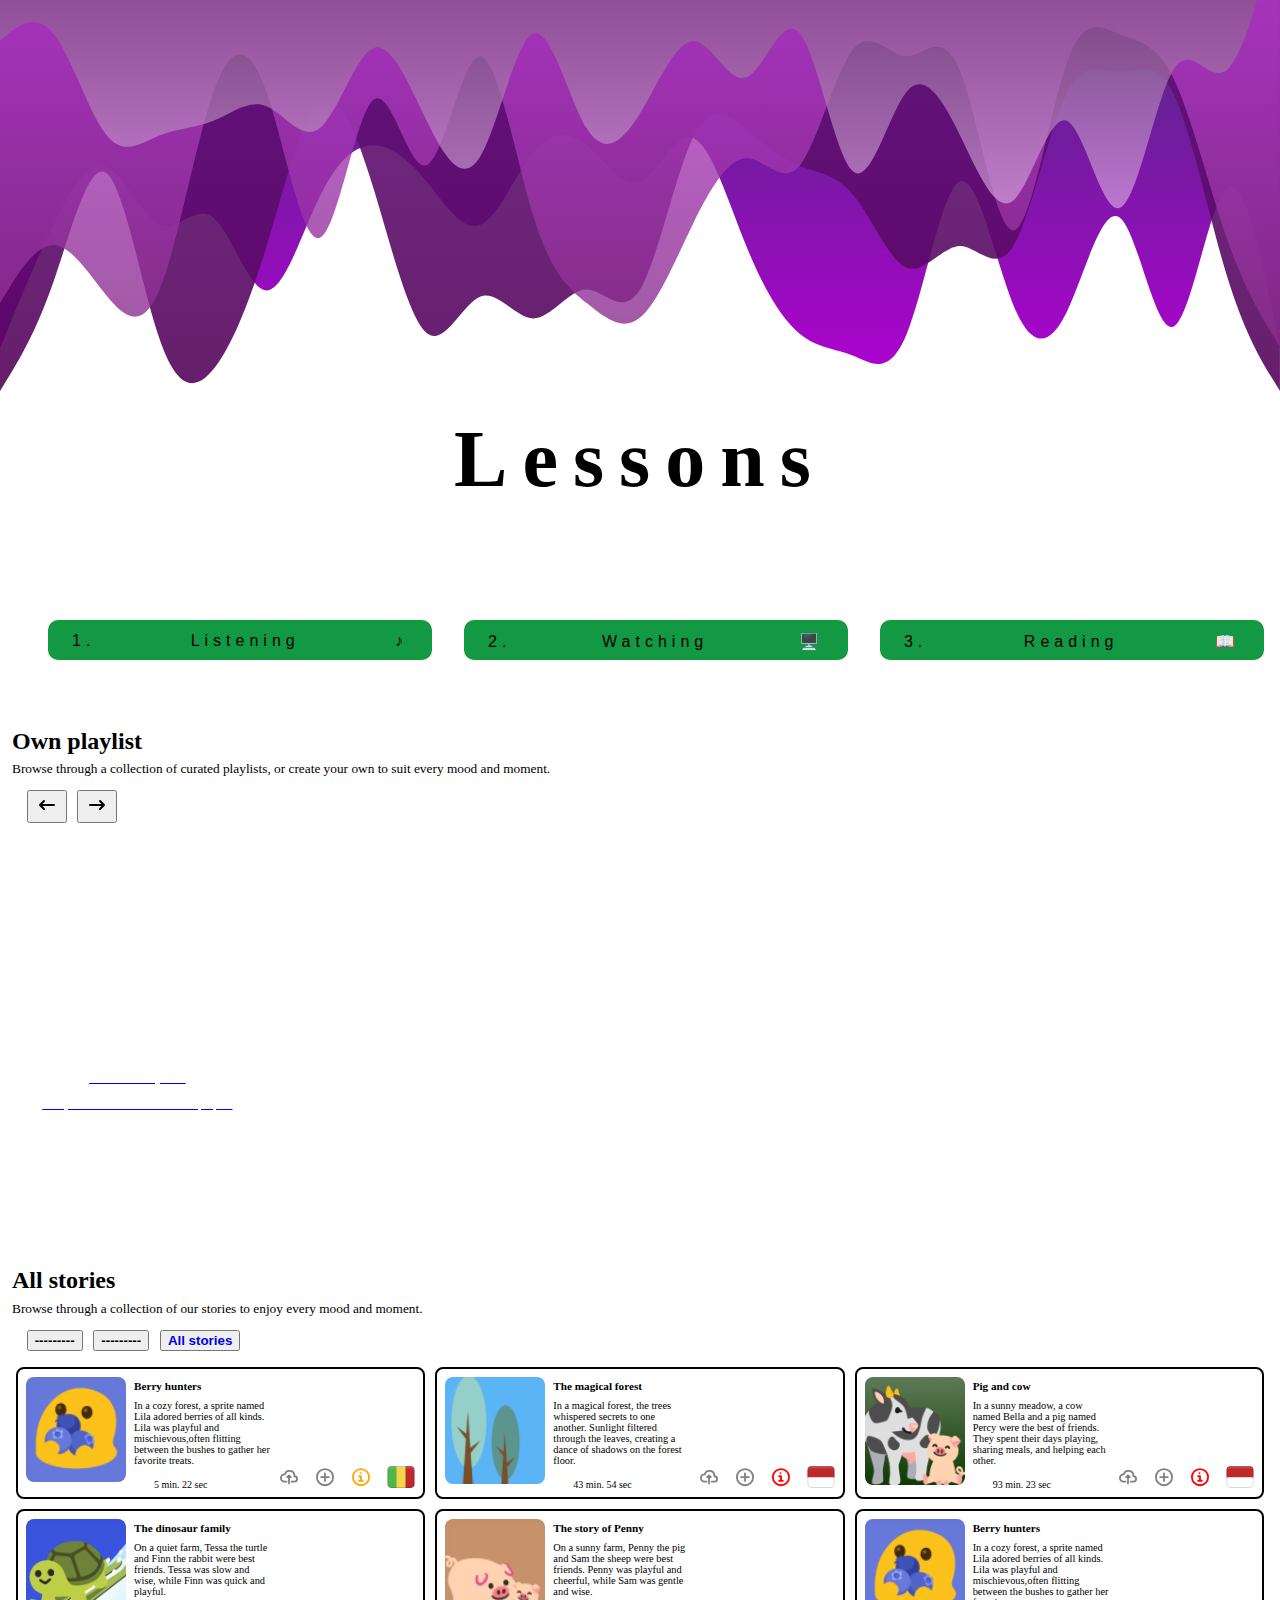
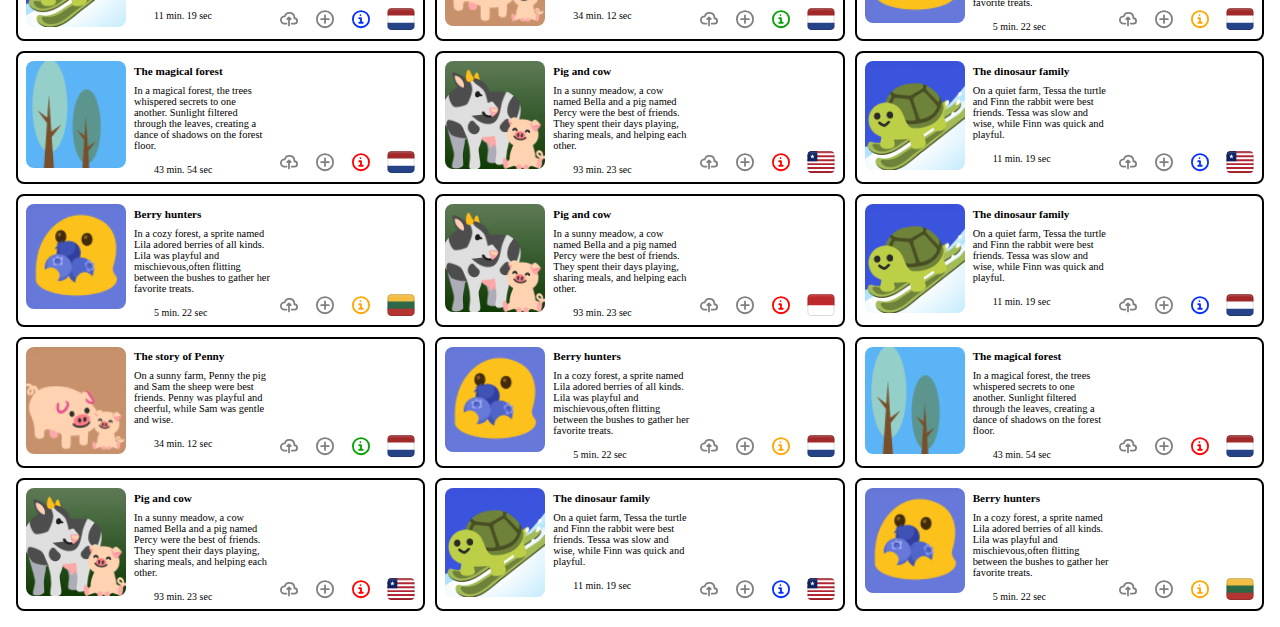
<file: index.html>
<!DOCTYPE html>
<html lang="en">

<head>
    <meta charset="UTF-8">
    <meta name="viewport" content="width=device-width, initial-scale=1.0">
    <title>lessons</title>
    <link rel="icon" href="./assets/mouse.png" type="image/png">
    <link rel="stylesheet" href="https://kitkatisvibing.github.io/look-and-feel-styleguide/tumimundo.css">
    <link rel="stylesheet" href="./css/lessons.css">
    <link rel="stylesheet" href="./css/form.css">

</head>

<body>
    <svg id="wave" style="transform:rotate(180deg); transition: 0.3s" viewBox="0 0 1440 490" version="1.1"
        xmlns="http://www.w3.org/2000/svg">
        <defs>
            <linearGradient id="sw-gradient-0" x1="0" x2="0" y1="1" y2="0">
                <stop stop-color="rgba(77.774, 44.483, 130.097, 1)" offset="0%"></stop>
                <stop stop-color="rgba(170.688, 2.969, 205.231, 1)" offset="100%"></stop>
            </linearGradient>
        </defs>
        <path style="transform:translate(0, 0px); opacity:1" fill="url(#sw-gradient-0)"
            d="M0,98L10,147C20,196,40,294,60,277.7C80,261,100,131,120,122.5C140,114,160,229,180,245C200,261,220,180,240,138.8C260,98,280,98,300,147C320,196,340,294,360,285.8C380,278,400,163,420,114.3C440,65,460,82,480,89.8C500,98,520,98,540,114.3C560,131,580,163,600,212.3C620,261,640,327,660,334.8C680,343,700,294,720,285.8C740,278,760,310,780,326.7C800,343,820,343,840,318.5C860,294,880,245,900,236.8C920,229,940,261,960,285.8C980,310,1000,327,1020,326.7C1040,327,1060,310,1080,269.5C1100,229,1120,163,1140,163.3C1160,163,1180,229,1200,245C1220,261,1240,229,1260,236.8C1280,245,1300,294,1320,302.2C1340,310,1360,278,1380,236.8C1400,196,1420,147,1430,122.5L1440,98L1440,490L1430,490C1420,490,1400,490,1380,490C1360,490,1340,490,1320,490C1300,490,1280,490,1260,490C1240,490,1220,490,1200,490C1180,490,1160,490,1140,490C1120,490,1100,490,1080,490C1060,490,1040,490,1020,490C1000,490,980,490,960,490C940,490,920,490,900,490C880,490,860,490,840,490C820,490,800,490,780,490C760,490,740,490,720,490C700,490,680,490,660,490C640,490,620,490,600,490C580,490,560,490,540,490C520,490,500,490,480,490C460,490,440,490,420,490C400,490,380,490,360,490C340,490,320,490,300,490C280,490,260,490,240,490C220,490,200,490,180,490C160,490,140,490,120,490C100,490,80,490,60,490C40,490,20,490,10,490L0,490Z">
        </path>
        <defs>
            <linearGradient id="sw-gradient-1" x1="0" x2="0" y1="1" y2="0">
                <stop stop-color="rgba(100.595, 20.953, 125.543, 1)" offset="0%"></stop>
                <stop stop-color="rgba(85.448, 5.45, 91.392, 1)" offset="100%"></stop>
            </linearGradient>
        </defs>
        <path style="transform:translate(0, 50px); opacity:0.9" fill="url(#sw-gradient-1)"
            d="M0,0L10,16.3C20,33,40,65,60,130.7C80,196,100,294,120,334.8C140,376,160,359,180,359.3C200,359,220,376,240,334.8C260,294,280,196,300,163.3C320,131,340,163,360,163.3C380,163,400,131,420,138.8C440,147,460,196,480,220.5C500,245,520,245,540,253.2C560,261,580,278,600,294C620,310,640,327,660,285.8C680,245,700,147,720,114.3C740,82,760,114,780,114.3C800,114,820,82,840,81.7C860,82,880,114,900,106.2C920,98,940,49,960,65.3C980,82,1000,163,1020,228.7C1040,294,1060,343,1080,326.7C1100,310,1120,229,1140,163.3C1160,98,1180,49,1200,24.5C1220,0,1240,0,1260,57.2C1280,114,1300,229,1320,245C1340,261,1360,180,1380,122.5C1400,65,1420,33,1430,16.3L1440,0L1440,490L1430,490C1420,490,1400,490,1380,490C1360,490,1340,490,1320,490C1300,490,1280,490,1260,490C1240,490,1220,490,1200,490C1180,490,1160,490,1140,490C1120,490,1100,490,1080,490C1060,490,1040,490,1020,490C1000,490,980,490,960,490C940,490,920,490,900,490C880,490,860,490,840,490C820,490,800,490,780,490C760,490,740,490,720,490C700,490,680,490,660,490C640,490,620,490,600,490C580,490,560,490,540,490C520,490,500,490,480,490C460,490,440,490,420,490C400,490,380,490,360,490C340,490,320,490,300,490C280,490,260,490,240,490C220,490,200,490,180,490C160,490,140,490,120,490C100,490,80,490,60,490C40,490,20,490,10,490L0,490Z">
        </path>
        <defs>
            <linearGradient id="sw-gradient-2" x1="0" x2="0" y1="1" y2="0">
                <stop stop-color="rgba(193.966, 61.887, 221.168, 1)" offset="0%"></stop>
                <stop stop-color="rgba(135.999, 48.383, 139.204, 1)" offset="100%"></stop>
            </linearGradient>
        </defs>
        <path style="transform:translate(0, 100px); opacity:0.8" fill="url(#sw-gradient-2)"
            d="M0,0L10,16.3C20,33,40,65,60,122.5C80,180,100,261,120,302.2C140,343,160,343,180,351.2C200,359,220,376,240,318.5C260,261,280,131,300,130.7C320,131,340,261,360,310.3C380,359,400,327,420,326.7C440,327,460,359,480,334.8C500,310,520,229,540,204.2C560,180,580,212,600,212.3C620,212,640,180,660,138.8C680,98,700,49,720,32.7C740,16,760,33,780,49C800,65,820,82,840,147C860,212,880,327,900,326.7C920,327,940,212,960,204.2C980,196,1000,294,1020,277.7C1040,261,1060,131,1080,122.5C1100,114,1120,229,1140,285.8C1160,343,1180,343,1200,285.8C1220,229,1240,114,1260,65.3C1280,16,1300,33,1320,57.2C1340,82,1360,114,1380,114.3C1400,114,1420,82,1430,65.3L1440,49L1440,490L1430,490C1420,490,1400,490,1380,490C1360,490,1340,490,1320,490C1300,490,1280,490,1260,490C1240,490,1220,490,1200,490C1180,490,1160,490,1140,490C1120,490,1100,490,1080,490C1060,490,1040,490,1020,490C1000,490,980,490,960,490C940,490,920,490,900,490C880,490,860,490,840,490C820,490,800,490,780,490C760,490,740,490,720,490C700,490,680,490,660,490C640,490,620,490,600,490C580,490,560,490,540,490C520,490,500,490,480,490C460,490,440,490,420,490C400,490,380,490,360,490C340,490,320,490,300,490C280,490,260,490,240,490C220,490,200,490,180,490C160,490,140,490,120,490C100,490,80,490,60,490C40,490,20,490,10,490L0,490Z">
        </path>
        <defs>
            <linearGradient id="sw-gradient-3" x1="0" x2="0" y1="1" y2="0">
                <stop stop-color="rgba(84.561, 45.622, 81.978, 1)" offset="0%"></stop>
                <stop stop-color="rgba(214.218, 159.975, 223.445, 1)" offset="100%"></stop>
            </linearGradient>
        </defs>
        <path style="transform:translate(0, 150px); opacity:0.7" fill="url(#sw-gradient-3)"
            d="M0,441L10,400.2C20,359,40,278,60,261.3C80,245,100,294,120,261.3C140,229,160,114,180,106.2C200,98,220,196,240,204.2C260,212,280,131,300,114.3C320,98,340,147,360,187.8C380,229,400,261,420,236.8C440,212,460,131,480,147C500,163,520,278,540,302.2C560,327,580,261,600,253.2C620,245,640,294,660,294C680,294,700,245,720,212.3C740,180,760,163,780,196C800,229,820,310,840,302.2C860,294,880,196,900,163.3C920,131,940,163,960,204.2C980,245,1000,294,1020,285.8C1040,278,1060,212,1080,196C1100,180,1120,212,1140,220.5C1160,229,1180,212,1200,204.2C1220,196,1240,196,1260,187.8C1280,180,1300,163,1320,187.8C1340,212,1360,278,1380,302.2C1400,327,1420,310,1430,302.2L1440,294L1440,490L1430,490C1420,490,1400,490,1380,490C1360,490,1340,490,1320,490C1300,490,1280,490,1260,490C1240,490,1220,490,1200,490C1180,490,1160,490,1140,490C1120,490,1100,490,1080,490C1060,490,1040,490,1020,490C1000,490,980,490,960,490C940,490,920,490,900,490C880,490,860,490,840,490C820,490,800,490,780,490C760,490,740,490,720,490C700,490,680,490,660,490C640,490,620,490,600,490C580,490,560,490,540,490C520,490,500,490,480,490C460,490,440,490,420,490C400,490,380,490,360,490C340,490,320,490,300,490C280,490,260,490,240,490C220,490,200,490,180,490C160,490,140,490,120,490C100,490,80,490,60,490C40,490,20,490,10,490L0,490Z">
        </path>
    </svg>

    <!-- Header met titel en buttons -->

    <header>
        <h1 class="page-title">Lessons</h1>
        <div class="header-buttons">
            <button type="button" class="header-button" aria-label="Start listening straight away">1. Listening
                ♪</button>
            <button type="button" class="header-button" aria-label="Start watching straight away">2. Watching
                🖥️</button>
            <button type="button" class="header-button" aria-label="Start reading straight away">3. Reading 📖</button>
        </div>
    </header>

    <!-- De playlist cards en de card met add new playlist -->

    <main>
        <h2 class="title-playlist-article">Own playlist</h2>
        <p class="sub-text-title">Browse through a collection of curated playlists, or create your own to suit every mood and moment.</p>

        <button type="button" aria-label="scroll all the way left" name="scroll left button" id="scroll-button-left"><svg class="w-6 h-6 text-gray-800 dark:text-white" aria-hidden="true" xmlns="http://www.w3.org/2000/svg" width="24" height="24" fill="none" viewBox="0 0 24 24">
            <path stroke="currentColor" stroke-linecap="round" stroke-linejoin="round" stroke-width="2" d="M5 12h14M5 12l4-4m-4 4 4 4"/>
          </svg>

          </button>
        <button type="button" aria-label="scroll all the way right" name="scroll right button" id="scroll-button-right"><svg class="w-6 h-6 text-gray-800 dark:text-white" aria-hidden="true" xmlns="http://www.w3.org/2000/svg" width="24" height="24" fill="none" viewBox="0 0 24 24">
            <path stroke="currentColor" stroke-linecap="round" stroke-linejoin="round" stroke-width="2" d="M19 12H5m14 0-4 4m4-4-4-4"/>
        </svg>
</button>

        <article class="playlist-section">
            <h2 hidden>Playlist cards</h2>

            <!-- popup -->

            <section popover id="form-popup" class="popover-section">
                <button id="close-dropdown-button" class="dropdown-button" name="close-form-button" aria-label="close the playlist form"><svg class="w-6 h-6 text-gray-800 dark:text-white" aria-hidden="true" xmlns="http://www.w3.org/2000/svg" width="24" height="24" fill="none" viewBox="0 0 24 24">
                    <path stroke="currentColor" stroke-linecap="round" stroke-linejoin="round" stroke-width="2" d="M6 18 17.94 6M18 18 6.06 6"/>
                  </svg>                  
                </button>


                <div class="position-class">
                    <form id="add-playlist-form">

                        <label for="text-input">Add playlist title</label>
                        <input type="text" id="title-input" class="title-validation" placeholder="Insert playlist title" required>

                        <label for="image-upload">Add playlist cover</label>
                        <input type="file" id="image-upload" accept="image/png, image/jpg" class="image-validation" required>

                        
                        <button id="add-card-button" type="submit" >Make playlist</button>
                    </form>
                </div>
            </section>






            <!-- Card voor het maken van een nieuwe playlist -->



            <button id="open-dropdown-button" class="make-playlist-button-card">
                <svg class="w-6 h-6 text-gray-800 dark:text-white" aria-hidden="true" xmlns="http://www.w3.org/2000/svg"
                    width="150" height="150" fill="none" viewBox="0 0 24 24">
                    <path stroke="currentColor" stroke-linecap="round" stroke-linejoin="round" stroke-width="2"
                        d="M5 12h14m-7 7V5">
                    </path>
                </svg>
                <a href="#" role="button" id="addSectionButton" aria-label="Make a new playlist">
                    <h3 class="make-playlist-card-header">Make a Playlist!</h3>
                    <p class="make-playlist-card-paragraph">Add your favorite stories in one playlist</p>
                </a>
            </button>



            

            
            <!-- Penguins adventuring in the Arctic -->

            <section class="playlist-card-section">
                <figure class="card-image-figure">
                    <img class="playlist-image-cover" src="./assets/coverart-6.png"
                        alt="Cover art of penguins adventuring in the Arctic ice">
                </figure>
                <h3 class="title-playlist-card-section">Penguins adventuring in the Arctic</h3>
                <a href="#" class="playlist-play-button" role="button"
                    aria-label="Start the playlist Penguins adventuring in the Arctic">
                    <span class="play-icon">▶</span>
                    <span class="play-time">67 min. 30 sec</span>
                </a>
                <span class="add-date-playlist">23/4/24</span>

            </section>

            <!-- Best friends forever, cow and pig complete -->

            <section class="playlist-card-section">
                <figure class="card-image-figure">
                    <img class="playlist-image-cover" src="./assets/coverart-1.png"
                        alt="Cover art of a cow and a pig, best friends forever">
                </figure>
                <h3 class="title-playlist-card-section">Best friends forever, cow and pig complete</h3>
                <a href="#" class="playlist-play-button" role="button"
                    aria-label="Start the playlist Best friends forever, cow and pig complete">
                    <span class="play-icon">▶</span>
                    <span class="play-time">93 min. 21 sec</span>
                </a>
                <span class="add-date-playlist">23/4/24</span>

            </section>

            <!-- Storytime adventures of the friendly turtle -->

            <section class="playlist-card-section">
                <figure class="card-image-figure">
                    <img class="playlist-image-cover" src="./assets/coverart-2.png"
                        alt="Cover art of a turtle skiing in the snow">
                </figure>
                <h3 class="title-playlist-card-section">Storytime adventures of the friendly turtle</h3>
                <a href="#" class="playlist-play-button" role="button"
                    aria-label="Start the playlist Storytime adventures of the friendly turtle">
                    <span class="play-icon">▶</span>
                    <span class="play-time">19 min. 45 sec</span>
                </a>
                <span class="add-date-playlist">23/4/24</span>

            </section>

            <!-- Mama and baby piglet's adventures -->

            <section class="playlist-card-section">
                <figure class="card-image-figure">
                    <img class="playlist-image-cover" src="./assets/coverart-3.png"
                        alt="Cover art of a mother and baby pig on an adventure">
                </figure>
                <h3 class="title-playlist-card-section">Mama and baby piglet's adventures</h3>
                <a href="#" class="playlist-play-button" role="button"
                    aria-label="Start the playlist Mama and baby piglet's adventures">
                    <span class="play-icon">▶</span>
                    <span class="play-time">11 min. 23 sec</span>
                </a>
                <span class="add-date-playlist">23/4/24</span>

            </section>

        </article>


        <!-- Popover sectie voor uitleg kleuren -->

        <div popover class="color-definition" id="popover-colors">
            <h3>What do the colors mean?</h3>
            <ul>
                <li class="popover-item-1">Passion and energy / a powerful, energetic voice (Female)</li>
                <li class="popover-item-2">Creativity and friendliness / a cheerful, inviting voice (Male)</li>
                <li class="popover-item-3">Harmony and stability / a calm, balanced voice (Female)</li>
                <li class="popover-item-4">Reliability and serenity / a thoughtful, reliable voice (Male)</li>
            </ul>
        </div>


        <!-- All stories cards overzicht -->

        <h2 class="title-playlist-article">All stories</h2>
        <p class="sub-text-title">Browse through a collection of our stories to enjoy every mood and moment.</p>

        <button type="button" class="filter-button-1">---------</button>
        <button type="button" class="filter-button-2">---------</button>
        <a href="./allstories.html">
            <button type="button" class="filter-button-3">
                All stories
            </button>
        </a>


        <!-- story card 1 -->

        <div class="all-stories-parent-container">
            <!-- story card 4 -->

            <section class="card-content">

                <!-- afbeelding -->

                <figure class="card-left">
                    <img src="./assets/coverart-4.png" alt="Berry hunters cover art" class="card-image">
                </figure>

                <!-- main content -->

                <div class="card-details">
                    <h3 class="card-title-3">Berry hunters</h3>
                    <p class="card-description">
                        In a cozy forest, a sprite named Lila adored berries of all kinds. Lila was playful and
                        mischievous,often flitting between the bushes to gather her favorite treats.
                    </p>
                    <div class="play-button">
                        <a class="play" href="#" aria-label="Play the story: Berry hunters">
                            <span class="play-icon-all-stories" aria-hidden="true">▶</span>
                        </a>
                        <span class="time-stamp">
                            <span class="play-time">5 min. 22 sec</span>
                        </span>
                    </div>

                </div>

                <!-- de footer -->

                <div class="card-footer">
                    <div class="card-actions">
                        <button class="download-button" aria-label="Download the audio from berry hunters">
                            <svg class="w-6 h-6 text-gray-800 dark:text-white" aria-hidden="true"
                                xmlns="http://www.w3.org/2000/svg" width="24" height="24" fill="none"
                                viewBox="0 0 24 24">
                                <path stroke="currentColor" stroke-linecap="round" stroke-linejoin="round"
                                    stroke-width="2"
                                    d="M15 17h3a3 3 0 0 0 0-6h-.025a5.56 5.56 0 0 0 .025-.5A5.5 5.5 0 0 0 7.207 9.021C7.137 9.017 7.071 9 7 9a4 4 0 1 0 0 8h2.167M12 19v-9m0 0-2 2m2-2 2 2" />
                            </svg>
                        </button>
                        <button class="more-options-button" aria-label="More options">
                            <svg class="w-6 h-6 text-gray-800 dark:text-white" aria-hidden="true"
                                xmlns="http://www.w3.org/2000/svg" width="24" height="24" fill="none"
                                viewBox="0 0 24 24">
                                <path stroke="currentColor" stroke-linecap="round" stroke-linejoin="round"
                                    stroke-width="2"
                                    d="M12 7.757v8.486M7.757 12h8.486M21 12a9 9 0 1 1-18 0 9 9 0 0 1 18 0Z" />
                            </svg>
                        </button>
                        <button class="color-code-4" aria-label="more information about the voice of the speaker"
                            popovertarget="popover-colors">
                            <svg class="w-6 h-6 text-gray-800 dark:text-white" aria-hidden="true"
                                xmlns="http://www.w3.org/2000/svg" width="24" height="24" fill="none"
                                viewBox="0 0 24 24">
                                <path stroke="currentColor" stroke-linecap="round" stroke-linejoin="round"
                                    stroke-width="2"
                                    d="M10 11h2v5m-2 0h4m-2.592-8.5h.01M21 12a9 9 0 1 1-18 0 9 9 0 0 1 18 0Z" />
                            </svg>
                        </button>
                        <button class="flag-icon" aria-label="language of the story" name="the language of the story">
                            <svg xmlns="http://www.w3.org/2000/svg" width="32" height="32" viewBox="0 0 32 32">
                                <path fill="#f6d44a" d="M10 4H22V28H10z"></path>
                                <path d="M5,4h6V28H5c-2.208,0-4-1.792-4-4V8c0-2.208,1.792-4,4-4Z" fill="#53b44b"></path>
                                <path d="M25,4h6V28h-6c-2.208,0-4-1.792-4-4V8c0-2.208,1.792-4,4-4Z"
                                    transform="rotate(180 26 16)" fill="#be2a2c"></path>
                                <path
                                    d="M27,4H5c-2.209,0-4,1.791-4,4V24c0,2.209,1.791,4,4,4H27c2.209,0,4-1.791,4-4V8c0-2.209-1.791-4-4-4Zm3,20c0,1.654-1.346,3-3,3H5c-1.654,0-3-1.346-3-3V8c0-1.654,1.346-3,3-3H27c1.654,0,3,1.346,3,3V24Z"
                                    opacity=".15"></path>
                                <path
                                    d="M27,5H5c-1.657,0-3,1.343-3,3v1c0-1.657,1.343-3,3-3H27c1.657,0,3,1.343,3,3v-1c0-1.657-1.343-3-3-3Z"
                                    fill="#fff" opacity=".2"></path>
                            </svg>
                        </button>
                    </div>
                </div>
            </section>

            <!-- story card 5 -->

            <section class="card-content">

                <!-- afbeelding -->

                <figure class="card-left">
                    <img src="./assets/coverart-5.png" alt="The magical forest cover art" class="card-image">
                </figure>

                <!-- main content -->

                <div class="card-details">
                    <h3 class="card-title-3">The magical forest</h3>
                    <p class="card-description">
                        In a magical forest, the trees whispered secrets to one another. Sunlight filtered through the
                        leaves, creating a dance of shadows on the forest floor.
                    </p>
                    <div class="play-button">
                        <a class="play" href="#" aria-label="Play the story: The magical forest">
                            <span class="play-icon-all-stories" aria-hidden="true">▶</span>
                        </a>
                        <span class="time-stamp">
                            <span class="play-time">43 min. 54 sec</span>
                        </span>
                    </div>

                </div>

                <!-- de footer -->

                <div class="card-footer">
                    <div class="card-actions">
                        <button class="download-button" aria-label="Download the audio from the magical forest">
                            <svg class="w-6 h-6 text-gray-800 dark:text-white" aria-hidden="true"
                                xmlns="http://www.w3.org/2000/svg" width="24" height="24" fill="none"
                                viewBox="0 0 24 24">
                                <path stroke="currentColor" stroke-linecap="round" stroke-linejoin="round"
                                    stroke-width="2"
                                    d="M15 17h3a3 3 0 0 0 0-6h-.025a5.56 5.56 0 0 0 .025-.5A5.5 5.5 0 0 0 7.207 9.021C7.137 9.017 7.071 9 7 9a4 4 0 1 0 0 8h2.167M12 19v-9m0 0-2 2m2-2 2 2" />
                            </svg>
                        </button>
                        <button class="more-options-button" aria-label="More options">
                            <svg class="w-6 h-6 text-gray-800 dark:text-white" aria-hidden="true"
                                xmlns="http://www.w3.org/2000/svg" width="24" height="24" fill="none"
                                viewBox="0 0 24 24">
                                <path stroke="currentColor" stroke-linecap="round" stroke-linejoin="round"
                                    stroke-width="2"
                                    d="M12 7.757v8.486M7.757 12h8.486M21 12a9 9 0 1 1-18 0 9 9 0 0 1 18 0Z" />
                            </svg>
                        </button>
                        <button class="color-code-1" aria-label="more information about the voice of the speaker">
                            <svg class="w-6 h-6 text-gray-800 dark:text-white" aria-hidden="true"
                                xmlns="http://www.w3.org/2000/svg" width="24" height="24" fill="none"
                                viewBox="0 0 24 24">
                                <path stroke="currentColor" stroke-linecap="round" stroke-linejoin="round"
                                    stroke-width="2"
                                    d="M10 11h2v5m-2 0h4m-2.592-8.5h.01M21 12a9 9 0 1 1-18 0 9 9 0 0 1 18 0Z" />
                            </svg>
                        </button>
                        <button class="flag-icon" aria-label="language of the story" name="the language of the story">
                            <svg xmlns="http://www.w3.org/2000/svg" width="32" height="32" viewBox="0 0 32 32">
                                <path d="M31,8c0-2.209-1.791-4-4-4H5c-2.209,0-4,1.791-4,4v9H31V8Z" fill="#be2a2c">
                                </path>
                                <path d="M5,28H27c2.209,0,4-1.791,4-4v-8H1v8c0,2.209,1.791,4,4,4Z" fill="#fff"></path>
                                <path
                                    d="M5,28H27c2.209,0,4-1.791,4-4V8c0-2.209-1.791-4-4-4H5c-2.209,0-4,1.791-4,4V24c0,2.209,1.791,4,4,4ZM2,8c0-1.654,1.346-3,3-3H27c1.654,0,3,1.346,3,3V24c0,1.654-1.346,3-3,3H5c-1.654,0-3-1.346-3-3V8Z"
                                    opacity=".15"></path>
                                <path
                                    d="M27,5H5c-1.657,0-3,1.343-3,3v1c0-1.657,1.343-3,3-3H27c1.657,0,3,1.343,3,3v-1c0-1.657-1.343-3-3-3Z"
                                    fill="#fff" opacity=".2"></path>
                            </svg>
                        </button>
                    </div>
                </div>
            </section>

            <!-- story card 6 -->

            <section class="card-content">

                <!-- afbeelding -->

                <figure class="card-left">
                    <img src="./assets/coverart-1.png" alt="pig and cow enjoy there day cover art" class="card-image">
                </figure>

                <!-- main content -->

                <div class="card-details">
                    <h3 class="card-title-3">Pig and cow</h3>
                    <p class="card-description">
                        In a sunny meadow, a cow named Bella and a pig named Percy were the best of friends. They spent
                        their days playing, sharing meals, and helping each other.
                    </p>
                    <div class="play-button">
                        <a class="play" href="#" aria-label="Play the story: Pig and Cow Enjoy Their Day">
                            <span class="play-icon-all-stories" aria-hidden="true">▶</span>
                        </a>
                        <span class="time-stamp">
                            <span class="play-time">93 min. 23 sec</span>
                        </span>
                    </div>

                </div>

                <!-- de footer -->

                <div class="card-footer">
                    <div class="card-actions">
                        <button class="download-button"
                            aria-label="Download the audio from pig and cow enjoy there day">
                            <svg class="w-6 h-6 text-gray-800 dark:text-white" aria-hidden="true"
                                xmlns="http://www.w3.org/2000/svg" width="24" height="24" fill="none"
                                viewBox="0 0 24 24">
                                <path stroke="currentColor" stroke-linecap="round" stroke-linejoin="round"
                                    stroke-width="2"
                                    d="M15 17h3a3 3 0 0 0 0-6h-.025a5.56 5.56 0 0 0 .025-.5A5.5 5.5 0 0 0 7.207 9.021C7.137 9.017 7.071 9 7 9a4 4 0 1 0 0 8h2.167M12 19v-9m0 0-2 2m2-2 2 2" />
                            </svg>
                        </button>
                        <button class="more-options-button" aria-label="More options">
                            <svg class="w-6 h-6 text-gray-800 dark:text-white" aria-hidden="true"
                                xmlns="http://www.w3.org/2000/svg" width="24" height="24" fill="none"
                                viewBox="0 0 24 24">
                                <path stroke="currentColor" stroke-linecap="round" stroke-linejoin="round"
                                    stroke-width="2"
                                    d="M12 7.757v8.486M7.757 12h8.486M21 12a9 9 0 1 1-18 0 9 9 0 0 1 18 0Z" />
                            </svg>
                        </button>
                        <button aria-label="more information about the voice of the speaker" class="color-code-1">
                            <svg class="w-6 h-6 text-gray-800 dark:text-white" aria-hidden="true"
                                xmlns="http://www.w3.org/2000/svg" width="24" height="24" fill="none"
                                viewBox="0 0 24 24">
                                <path stroke="currentColor" stroke-linecap="round" stroke-linejoin="round"
                                    stroke-width="2"
                                    d="M10 11h2v5m-2 0h4m-2.592-8.5h.01M21 12a9 9 0 1 1-18 0 9 9 0 0 1 18 0Z" />
                            </svg>
                        </button>
                        <button class="flag-icon" aria-label="language of the story" name="the language of the story">
                            <svg xmlns="http://www.w3.org/2000/svg" width="32" height="32" viewBox="0 0 32 32">
                                <path d="M31,8c0-2.209-1.791-4-4-4H5c-2.209,0-4,1.791-4,4v9H31V8Z" fill="#be2a2c">
                                </path>
                                <path d="M5,28H27c2.209,0,4-1.791,4-4v-8H1v8c0,2.209,1.791,4,4,4Z" fill="#fff"></path>
                                <path
                                    d="M5,28H27c2.209,0,4-1.791,4-4V8c0-2.209-1.791-4-4-4H5c-2.209,0-4,1.791-4,4V24c0,2.209,1.791,4,4,4ZM2,8c0-1.654,1.346-3,3-3H27c1.654,0,3,1.346,3,3V24c0,1.654-1.346,3-3,3H5c-1.654,0-3-1.346-3-3V8Z"
                                    opacity=".15"></path>
                                <path
                                    d="M27,5H5c-1.657,0-3,1.343-3,3v1c0-1.657,1.343-3,3-3H27c1.657,0,3,1.343,3,3v-1c0-1.657-1.343-3-3-3Z"
                                    fill="#fff" opacity=".2"></path>
                            </svg>
                        </button>
                    </div>
                </div>
            </section>

            <!-- story card 7 -->

            <section class="card-content">

                <!-- afbeelding -->

                <figure class="card-left">
                    <img src="./assets/coverart-2.png" alt="The dinosaur family cover art" class="card-image">
                </figure>

                <!-- main content -->

                <div class="card-details">
                    <h3 class="card-title-3">The dinosaur family</h3>
                    <p class="card-description">
                        On a quiet farm, Tessa the turtle and Finn the rabbit were best friends. Tessa was slow and
                        wise, while Finn was quick and playful.
                    </p>
                    <div class="play-button">
                        <a class="play" href="#" aria-label="Play the story: The dinosaur family">
                            <span class="play-icon-all-stories" aria-hidden="true">▶</span>
                        </a>
                        <span class="time-stamp">
                            <span class="play-time">11 min. 19 sec</span>
                        </span>
                    </div>

                </div>

                <!-- de footer -->

                <div class="card-footer">
                    <div class="card-actions">
                        <button class="download-button" aria-label="Download the audio from the dinosaur family">
                            <svg class="w-6 h-6 text-gray-800 dark:text-white" aria-hidden="true"
                                xmlns="http://www.w3.org/2000/svg" width="24" height="24" fill="none"
                                viewBox="0 0 24 24">
                                <path stroke="currentColor" stroke-linecap="round" stroke-linejoin="round"
                                    stroke-width="2"
                                    d="M15 17h3a3 3 0 0 0 0-6h-.025a5.56 5.56 0 0 0 .025-.5A5.5 5.5 0 0 0 7.207 9.021C7.137 9.017 7.071 9 7 9a4 4 0 1 0 0 8h2.167M12 19v-9m0 0-2 2m2-2 2 2" />
                            </svg>
                        </button>
                        <button class="more-options-button" aria-label="More options">
                            <svg class="w-6 h-6 text-gray-800 dark:text-white" aria-hidden="true"
                                xmlns="http://www.w3.org/2000/svg" width="24" height="24" fill="none"
                                viewBox="0 0 24 24">
                                <path stroke="currentColor" stroke-linecap="round" stroke-linejoin="round"
                                    stroke-width="2"
                                    d="M12 7.757v8.486M7.757 12h8.486M21 12a9 9 0 1 1-18 0 9 9 0 0 1 18 0Z" />
                            </svg>
                        </button>
                        <button class="color-code-2" aria-label="more information about the voice of the speaker">
                            <svg class="w-6 h-6 text-gray-800 dark:text-white" aria-hidden="true"
                                xmlns="http://www.w3.org/2000/svg" width="24" height="24" fill="none"
                                viewBox="0 0 24 24">
                                <path stroke="currentColor" stroke-linecap="round" stroke-linejoin="round"
                                    stroke-width="2"
                                    d="M10 11h2v5m-2 0h4m-2.592-8.5h.01M21 12a9 9 0 1 1-18 0 9 9 0 0 1 18 0Z" />
                            </svg>
                        </button>
                        <button class="flag-icon" aria-label="language of the story" name="the language of the story">
                            <svg xmlns="http://www.w3.org/2000/svg" width="32" height="32" viewBox="0 0 32 32">
                                <path fill="#fff" d="M1 11H31V21H1z"></path>
                                <path d="M5,4H27c2.208,0,4,1.792,4,4v4H1v-4c0-2.208,1.792-4,4-4Z" fill="#a1292a"></path>
                                <path d="M5,20H27c2.208,0,4,1.792,4,4v4H1v-4c0-2.208,1.792-4,4-4Z"
                                    transform="rotate(180 16 24)" fill="#264387"></path>
                                <path
                                    d="M27,4H5c-2.209,0-4,1.791-4,4V24c0,2.209,1.791,4,4,4H27c2.209,0,4-1.791,4-4V8c0-2.209-1.791-4-4-4Zm3,20c0,1.654-1.346,3-3,3H5c-1.654,0-3-1.346-3-3V8c0-1.654,1.346-3,3-3H27c1.654,0,3,1.346,3,3V24Z"
                                    opacity=".15"></path>
                                <path
                                    d="M27,5H5c-1.657,0-3,1.343-3,3v1c0-1.657,1.343-3,3-3H27c1.657,0,3,1.343,3,3v-1c0-1.657-1.343-3-3-3Z"
                                    fill="#fff" opacity=".2"></path>
                            </svg>
                        </button>
                    </div>
                </div>
            </section>

            <!-- story card 8 -->

            <section class="card-content">

                <!-- afbeelding -->

                <figure class="card-left">
                    <img src="./assets/coverart-3.png" alt="The story of Penny cover art" class="card-image">
                </figure>

                <!-- main content -->

                <div class="card-details">
                    <h3 class="card-title-3">The story of Penny</h3>
                    <p class="card-description">
                        On a sunny farm, Penny the pig and Sam the sheep were best friends. Penny was playful and
                        cheerful, while Sam was gentle and wise.
                    </p>
                    <div class="play-button">
                        <a class="play" href="#" aria-label="Play the story: The story of Penny">
                            <span class="play-icon-all-stories" aria-hidden="true">▶</span>
                        </a>
                        <span class="time-stamp">
                            <span class="play-time">34 min. 12 sec</span>
                        </span>
                    </div>
                </div>

                <!-- de footer -->

                <div class="card-footer">
                    <div class="card-actions">
                        <button class="download-button" aria-label="Download the audio from the story of penny">
                            <svg class="w-6 h-6 text-gray-800 dark:text-white" aria-hidden="true"
                                xmlns="http://www.w3.org/2000/svg" width="24" height="24" fill="none"
                                viewBox="0 0 24 24">
                                <path stroke="currentColor" stroke-linecap="round" stroke-linejoin="round"
                                    stroke-width="2"
                                    d="M15 17h3a3 3 0 0 0 0-6h-.025a5.56 5.56 0 0 0 .025-.5A5.5 5.5 0 0 0 7.207 9.021C7.137 9.017 7.071 9 7 9a4 4 0 1 0 0 8h2.167M12 19v-9m0 0-2 2m2-2 2 2" />
                            </svg>
                        </button>
                        <button class="more-options-button" aria-label="More options">
                            <svg class="w-6 h-6 text-gray-800 dark:text-white" aria-hidden="true"
                                xmlns="http://www.w3.org/2000/svg" width="24" height="24" fill="none"
                                viewBox="0 0 24 24">
                                <path stroke="currentColor" stroke-linecap="round" stroke-linejoin="round"
                                    stroke-width="2"
                                    d="M12 7.757v8.486M7.757 12h8.486M21 12a9 9 0 1 1-18 0 9 9 0 0 1 18 0Z" />
                            </svg>

                        </button>
                        <button class="color-code-3" aria-label="more information about the voice of the speaker">
                            <svg class="w-6 h-6 text-gray-800 dark:text-white" aria-hidden="true"
                                xmlns="http://www.w3.org/2000/svg" width="24" height="24" fill="none"
                                viewBox="0 0 24 24">
                                <path stroke="currentColor" stroke-linecap="round" stroke-linejoin="round"
                                    stroke-width="2"
                                    d="M10 11h2v5m-2 0h4m-2.592-8.5h.01M21 12a9 9 0 1 1-18 0 9 9 0 0 1 18 0Z" />
                            </svg>

                        </button>
                        <button class="flag-icon" aria-label="language of the story" name="the language of the story">
                            <svg xmlns="http://www.w3.org/2000/svg" width="32" height="32" viewBox="0 0 32 32">
                                <path fill="#fff" d="M1 11H31V21H1z"></path>
                                <path d="M5,4H27c2.208,0,4,1.792,4,4v4H1v-4c0-2.208,1.792-4,4-4Z" fill="#a1292a"></path>
                                <path d="M5,20H27c2.208,0,4,1.792,4,4v4H1v-4c0-2.208,1.792-4,4-4Z"
                                    transform="rotate(180 16 24)" fill="#264387"></path>
                                <path
                                    d="M27,4H5c-2.209,0-4,1.791-4,4V24c0,2.209,1.791,4,4,4H27c2.209,0,4-1.791,4-4V8c0-2.209-1.791-4-4-4Zm3,20c0,1.654-1.346,3-3,3H5c-1.654,0-3-1.346-3-3V8c0-1.654,1.346-3,3-3H27c1.654,0,3,1.346,3,3V24Z"
                                    opacity=".15"></path>
                                <path
                                    d="M27,5H5c-1.657,0-3,1.343-3,3v1c0-1.657,1.343-3,3-3H27c1.657,0,3,1.343,3,3v-1c0-1.657-1.343-3-3-3Z"
                                    fill="#fff" opacity=".2"></path>
                            </svg>
                        </button>
                    </div>
                </div>
            </section>

            <!-- story card 9 -->

            <section class="card-content">

                <!-- afbeelding -->

                <figure class="card-left">
                    <img src="./assets/coverart-4.png" alt="Berry hunters cover art" class="card-image">
                </figure>

                <!-- main content -->

                <div class="card-details">
                    <h3 class="card-title-3">Berry hunters</h3>
                    <p class="card-description">
                        In a cozy forest, a sprite named Lila adored berries of all kinds. Lila was playful and
                        mischievous,often flitting between the bushes to gather her favorite treats.
                    </p>
                    <div class="play-button">
                        <a class="play" href="#" aria-label="Play the story: Berry hunters">
                            <span class="play-icon-all-stories" aria-hidden="true">▶</span>
                        </a>
                        <span class="time-stamp">
                            <span class="play-time">5 min. 22 sec</span>
                        </span>
                    </div>

                </div>

                <!-- de footer -->

                <div class="card-footer">
                    <div class="card-actions">
                        <button class="download-button" aria-label="Download the audio from berry hunters">
                            <svg class="w-6 h-6 text-gray-800 dark:text-white" aria-hidden="true"
                                xmlns="http://www.w3.org/2000/svg" width="24" height="24" fill="none"
                                viewBox="0 0 24 24">
                                <path stroke="currentColor" stroke-linecap="round" stroke-linejoin="round"
                                    stroke-width="2"
                                    d="M15 17h3a3 3 0 0 0 0-6h-.025a5.56 5.56 0 0 0 .025-.5A5.5 5.5 0 0 0 7.207 9.021C7.137 9.017 7.071 9 7 9a4 4 0 1 0 0 8h2.167M12 19v-9m0 0-2 2m2-2 2 2" />
                            </svg>
                        </button>
                        <button class="more-options-button" aria-label="More options">
                            <svg class="w-6 h-6 text-gray-800 dark:text-white" aria-hidden="true"
                                xmlns="http://www.w3.org/2000/svg" width="24" height="24" fill="none"
                                viewBox="0 0 24 24">
                                <path stroke="currentColor" stroke-linecap="round" stroke-linejoin="round"
                                    stroke-width="2"
                                    d="M12 7.757v8.486M7.757 12h8.486M21 12a9 9 0 1 1-18 0 9 9 0 0 1 18 0Z" />
                            </svg>
                        </button>
                        <button class="color-code-4" aria-label="more information about the voice of the speaker"><svg
                                class="w-6 h-6 text-gray-800 dark:text-white" aria-hidden="true"
                                xmlns="http://www.w3.org/2000/svg" width="24" height="24" fill="none"
                                viewBox="0 0 24 24">
                                <path stroke="currentColor" stroke-linecap="round" stroke-linejoin="round"
                                    stroke-width="2"
                                    d="M10 11h2v5m-2 0h4m-2.592-8.5h.01M21 12a9 9 0 1 1-18 0 9 9 0 0 1 18 0Z" />
                            </svg>
                        </button>
                        <button class="flag-icon" aria-label="language of the story" name="the language of the story">
                            <svg xmlns="http://www.w3.org/2000/svg" width="32" height="32" viewBox="0 0 32 32">
                                <path fill="#fff" d="M1 11H31V21H1z"></path>
                                <path d="M5,4H27c2.208,0,4,1.792,4,4v4H1v-4c0-2.208,1.792-4,4-4Z" fill="#a1292a"></path>
                                <path d="M5,20H27c2.208,0,4,1.792,4,4v4H1v-4c0-2.208,1.792-4,4-4Z"
                                    transform="rotate(180 16 24)" fill="#264387"></path>
                                <path
                                    d="M27,4H5c-2.209,0-4,1.791-4,4V24c0,2.209,1.791,4,4,4H27c2.209,0,4-1.791,4-4V8c0-2.209-1.791-4-4-4Zm3,20c0,1.654-1.346,3-3,3H5c-1.654,0-3-1.346-3-3V8c0-1.654,1.346-3,3-3H27c1.654,0,3,1.346,3,3V24Z"
                                    opacity=".15"></path>
                                <path
                                    d="M27,5H5c-1.657,0-3,1.343-3,3v1c0-1.657,1.343-3,3-3H27c1.657,0,3,1.343,3,3v-1c0-1.657-1.343-3-3-3Z"
                                    fill="#fff" opacity=".2"></path>
                            </svg>
                        </button>
                    </div>
                </div>
            </section>

            <!-- story card 10 -->

            <section class="card-content">

                <!-- afbeelding -->

                <figure class="card-left">
                    <img src="./assets/coverart-5.png" alt="The magical forest cover art" class="card-image">
                </figure>

                <!-- main content -->

                <div class="card-details">
                    <h3 class="card-title-3">The magical forest</h3>
                    <p class="card-description">
                        In a magical forest, the trees whispered secrets to one another. Sunlight filtered through the
                        leaves, creating a dance of shadows on the forest floor.
                    </p>
                    <div class="play-button">
                        <a class="play" href="#" aria-label="Play the story: The magical forest">
                            <span class="play-icon-all-stories" aria-hidden="true">▶</span>
                        </a>
                        <span class="time-stamp">
                            <span class="play-time">43 min. 54 sec</span>
                        </span>
                    </div>

                </div>

                <!-- de footer -->

                <div class="card-footer">
                    <div class="card-actions">
                        <button class="download-button" aria-label="Download the audio from the magical forest">
                            <svg class="w-6 h-6 text-gray-800 dark:text-white" aria-hidden="true"
                                xmlns="http://www.w3.org/2000/svg" width="24" height="24" fill="none"
                                viewBox="0 0 24 24">
                                <path stroke="currentColor" stroke-linecap="round" stroke-linejoin="round"
                                    stroke-width="2"
                                    d="M15 17h3a3 3 0 0 0 0-6h-.025a5.56 5.56 0 0 0 .025-.5A5.5 5.5 0 0 0 7.207 9.021C7.137 9.017 7.071 9 7 9a4 4 0 1 0 0 8h2.167M12 19v-9m0 0-2 2m2-2 2 2" />
                            </svg>
                        </button>
                        <button class="more-options-button" aria-label="More options">
                            <svg class="w-6 h-6 text-gray-800 dark:text-white" aria-hidden="true"
                                xmlns="http://www.w3.org/2000/svg" width="24" height="24" fill="none"
                                viewBox="0 0 24 24">
                                <path stroke="currentColor" stroke-linecap="round" stroke-linejoin="round"
                                    stroke-width="2"
                                    d="M12 7.757v8.486M7.757 12h8.486M21 12a9 9 0 1 1-18 0 9 9 0 0 1 18 0Z" />
                            </svg>
                        </button>
                        <button class="color-code-1" aria-label="more information about the voice of the speaker"><svg
                                class="w-6 h-6 text-gray-800 dark:text-white" aria-hidden="true"
                                xmlns="http://www.w3.org/2000/svg" width="24" height="24" fill="none"
                                viewBox="0 0 24 24">
                                <path stroke="currentColor" stroke-linecap="round" stroke-linejoin="round"
                                    stroke-width="2"
                                    d="M10 11h2v5m-2 0h4m-2.592-8.5h.01M21 12a9 9 0 1 1-18 0 9 9 0 0 1 18 0Z" />
                            </svg>
                        </button>
                        <button class="flag-icon" aria-label="language of the story" name="the language of the story">
                            <svg xmlns="http://www.w3.org/2000/svg" width="32" height="32" viewBox="0 0 32 32">
                                <path fill="#fff" d="M1 11H31V21H1z"></path>
                                <path d="M5,4H27c2.208,0,4,1.792,4,4v4H1v-4c0-2.208,1.792-4,4-4Z" fill="#a1292a"></path>
                                <path d="M5,20H27c2.208,0,4,1.792,4,4v4H1v-4c0-2.208,1.792-4,4-4Z"
                                    transform="rotate(180 16 24)" fill="#264387"></path>
                                <path
                                    d="M27,4H5c-2.209,0-4,1.791-4,4V24c0,2.209,1.791,4,4,4H27c2.209,0,4-1.791,4-4V8c0-2.209-1.791-4-4-4Zm3,20c0,1.654-1.346,3-3,3H5c-1.654,0-3-1.346-3-3V8c0-1.654,1.346-3,3-3H27c1.654,0,3,1.346,3,3V24Z"
                                    opacity=".15"></path>
                                <path
                                    d="M27,5H5c-1.657,0-3,1.343-3,3v1c0-1.657,1.343-3,3-3H27c1.657,0,3,1.343,3,3v-1c0-1.657-1.343-3-3-3Z"
                                    fill="#fff" opacity=".2"></path>
                            </svg>
                        </button>
                    </div>
                </div>
            </section>

            <section class="card-content">

                <!-- afbeelding -->

                <figure class="card-left">
                    <img src="./assets/coverart-1.png" alt="pig and cow enjoy there day cover art" class="card-image">
                </figure>

                <!-- main content -->

                <div class="card-details">
                    <h3 class="card-title-3">Pig and cow</h3>
                    <p class="card-description">
                        In a sunny meadow, a cow named Bella and a pig named Percy were the best of friends. They spent
                        their days playing, sharing meals, and helping each other.
                    </p>
                    <div class="play-button">
                        <a class="play" href="#" aria-label="Play the story: Pig and Cow Enjoy Their Day">
                            <span class="play-icon-all-stories" aria-hidden="true">▶</span>
                        </a>
                        <span class="time-stamp">
                            <span class="play-time">93 min. 23 sec</span>
                        </span>
                    </div>
                </div>

                <!-- de footer -->

                <div class="card-footer">
                    <div class="card-actions">
                        <button class="download-button"
                            aria-label="Download the audio from pig and cow enjoy there day">
                            <svg class="w-6 h-6 text-gray-800 dark:text-white" aria-hidden="true"
                                xmlns="http://www.w3.org/2000/svg" width="24" height="24" fill="none"
                                viewBox="0 0 24 24">
                                <path stroke="currentColor" stroke-linecap="round" stroke-linejoin="round"
                                    stroke-width="2"
                                    d="M15 17h3a3 3 0 0 0 0-6h-.025a5.56 5.56 0 0 0 .025-.5A5.5 5.5 0 0 0 7.207 9.021C7.137 9.017 7.071 9 7 9a4 4 0 1 0 0 8h2.167M12 19v-9m0 0-2 2m2-2 2 2" />
                            </svg>
                        </button>
                        <button class="more-options-button" aria-label="More options">
                            <svg class="w-6 h-6 text-gray-800 dark:text-white" aria-hidden="true"
                                xmlns="http://www.w3.org/2000/svg" width="24" height="24" fill="none"
                                viewBox="0 0 24 24">
                                <path stroke="currentColor" stroke-linecap="round" stroke-linejoin="round"
                                    stroke-width="2"
                                    d="M12 7.757v8.486M7.757 12h8.486M21 12a9 9 0 1 1-18 0 9 9 0 0 1 18 0Z" />
                            </svg>
                        </button>
                        <button aria-label="more information about the voice of the speaker"
                            popovertarget="popover-colors" class="color-code-1">
                            <svg class="w-6 h-6 text-gray-800 dark:text-white" aria-hidden="true"
                                xmlns="http://www.w3.org/2000/svg" width="24" height="24" fill="none"
                                viewBox="0 0 24 24">
                                <path stroke="currentColor" stroke-linecap="round" stroke-linejoin="round"
                                    stroke-width="2"
                                    d="M10 11h2v5m-2 0h4m-2.592-8.5h.01M21 12a9 9 0 1 1-18 0 9 9 0 0 1 18 0Z" />
                            </svg>
                        </button>
                        <button class="flag-icon" aria-label="language of the story" name="the language of the story">
                            <svg xmlns="http://www.w3.org/2000/svg" width="32" height="32" viewBox="0 0 32 32">
                                <rect x="1" y="4" width="30" height="24" rx="4" ry="4" fill="#fff"></rect>
                                <path
                                    d="M1.456,6.182H30.544c-.664-1.29-1.993-2.182-3.544-2.182H5c-1.551,0-2.88,.892-3.544,2.182Z"
                                    fill="#b12532"></path>
                                <path fill="#b12532" d="M1 8.364H31V10.546000000000001H1z"></path>
                                <path fill="#b12532" d="M1 12.727H31V14.909H1z"></path>
                                <path fill="#b12532" d="M1 17.091H31V19.273H1z"></path>
                                <path fill="#b12532" d="M1 21.454H31V23.636H1z"></path>
                                <path
                                    d="M30.544,25.818H1.456c.664,1.29,1.993,2.182,3.544,2.182H27c1.551,0,2.88-.892,3.544-2.182Z"
                                    fill="#b12532"></path>
                                <path d="M5,4h6.909V14.909H1v-6.909c0-2.208,1.792-4,4-4Z" fill="#0b2364"></path>
                                <path
                                    d="M27,4H5c-2.209,0-4,1.791-4,4V24c0,2.209,1.791,4,4,4H27c2.209,0,4-1.791,4-4V8c0-2.209-1.791-4-4-4Zm3,20c0,1.654-1.346,3-3,3H5c-1.654,0-3-1.346-3-3V8c0-1.654,1.346-3,3-3H27c1.654,0,3,1.346,3,3V24Z"
                                    opacity=".15"></path>
                                <path fill="#fff"
                                    d="M7.455 10.043L9.074 8.867 7.073 8.867 6.455 6.964 5.836 8.867 3.836 8.867 5.454 10.043 4.836 11.945 6.455 10.769 8.073 11.945 7.455 10.043z">
                                </path>
                                <path
                                    d="M27,5H5c-1.657,0-3,1.343-3,3v1c0-1.657,1.343-3,3-3H27c1.657,0,3,1.343,3,3v-1c0-1.657-1.343-3-3-3Z"
                                    fill="#fff" opacity=".2"></path>
                            </svg>
                        </button>
                    </div>
                </div>
            </section>

            <!-- story card 2 -->

            <section class="card-content">

                <!-- afbeelding -->

                <figure class="card-left">
                    <img src="./assets/coverart-2.png" alt="The dinosaur family cover art" class="card-image">
                </figure>

                <!-- main content -->

                <div class="card-details">
                    <h3 class="card-title-3">The dinosaur family</h3>
                    <p class="card-description">
                        On a quiet farm, Tessa the turtle and Finn the rabbit were best friends. Tessa was slow and
                        wise, while Finn was quick and playful.
                    </p>
                    <div class="play-button">
                        <a class="play" href="#" aria-label="Play the story: The dinosaur family">
                            <span class="play-icon-all-stories" aria-hidden="true">▶</span>
                        </a>
                        <span class="time-stamp">
                            <span class="play-time">11 min. 19 sec</span>
                        </span>
                    </div>

                </div>

                <!-- de footer -->

                <div class="card-footer">
                    <div class="card-actions">
                        <button class="download-button" aria-label="Download the audio from the dinosaur family">
                            <svg class="w-6 h-6 text-gray-800 dark:text-white" aria-hidden="true"
                                xmlns="http://www.w3.org/2000/svg" width="24" height="24" fill="none"
                                viewBox="0 0 24 24">
                                <path stroke="currentColor" stroke-linecap="round" stroke-linejoin="round"
                                    stroke-width="2"
                                    d="M15 17h3a3 3 0 0 0 0-6h-.025a5.56 5.56 0 0 0 .025-.5A5.5 5.5 0 0 0 7.207 9.021C7.137 9.017 7.071 9 7 9a4 4 0 1 0 0 8h2.167M12 19v-9m0 0-2 2m2-2 2 2" />
                            </svg>
                        </button>
                        <button class="more-options-button" aria-label="More options">
                            <svg class="w-6 h-6 text-gray-800 dark:text-white" aria-hidden="true"
                                xmlns="http://www.w3.org/2000/svg" width="24" height="24" fill="none"
                                viewBox="0 0 24 24">
                                <path stroke="currentColor" stroke-linecap="round" stroke-linejoin="round"
                                    stroke-width="2"
                                    d="M12 7.757v8.486M7.757 12h8.486M21 12a9 9 0 1 1-18 0 9 9 0 0 1 18 0Z" />
                            </svg>
                        </button>
                        <button class="color-code-2" aria-label="more information about the voice of the speaker"><svg
                                class="w-6 h-6 text-gray-800 dark:text-white" aria-hidden="true"
                                xmlns="http://www.w3.org/2000/svg" width="24" height="24" fill="none"
                                viewBox="0 0 24 24">
                                <path stroke="currentColor" stroke-linecap="round" stroke-linejoin="round"
                                    stroke-width="2"
                                    d="M10 11h2v5m-2 0h4m-2.592-8.5h.01M21 12a9 9 0 1 1-18 0 9 9 0 0 1 18 0Z" />
                            </svg>
                        </button>
                        <button class="flag-icon" aria-label="language of the story" name="the language of the story">
                            <svg xmlns="http://www.w3.org/2000/svg" width="32" height="32" viewBox="0 0 32 32">
                                <rect x="1" y="4" width="30" height="24" rx="4" ry="4" fill="#fff"></rect>
                                <path
                                    d="M1.456,6.182H30.544c-.664-1.29-1.993-2.182-3.544-2.182H5c-1.551,0-2.88,.892-3.544,2.182Z"
                                    fill="#b12532"></path>
                                <path fill="#b12532" d="M1 8.364H31V10.546000000000001H1z"></path>
                                <path fill="#b12532" d="M1 12.727H31V14.909H1z"></path>
                                <path fill="#b12532" d="M1 17.091H31V19.273H1z"></path>
                                <path fill="#b12532" d="M1 21.454H31V23.636H1z"></path>
                                <path
                                    d="M30.544,25.818H1.456c.664,1.29,1.993,2.182,3.544,2.182H27c1.551,0,2.88-.892,3.544-2.182Z"
                                    fill="#b12532"></path>
                                <path d="M5,4h6.909V14.909H1v-6.909c0-2.208,1.792-4,4-4Z" fill="#0b2364"></path>
                                <path
                                    d="M27,4H5c-2.209,0-4,1.791-4,4V24c0,2.209,1.791,4,4,4H27c2.209,0,4-1.791,4-4V8c0-2.209-1.791-4-4-4Zm3,20c0,1.654-1.346,3-3,3H5c-1.654,0-3-1.346-3-3V8c0-1.654,1.346-3,3-3H27c1.654,0,3,1.346,3,3V24Z"
                                    opacity=".15"></path>
                                <path fill="#fff"
                                    d="M7.455 10.043L9.074 8.867 7.073 8.867 6.455 6.964 5.836 8.867 3.836 8.867 5.454 10.043 4.836 11.945 6.455 10.769 8.073 11.945 7.455 10.043z">
                                </path>
                                <path
                                    d="M27,5H5c-1.657,0-3,1.343-3,3v1c0-1.657,1.343-3,3-3H27c1.657,0,3,1.343,3,3v-1c0-1.657-1.343-3-3-3Z"
                                    fill="#fff" opacity=".2"></path>
                            </svg>
                        </button>
                    </div>
                </div>
            </section>

            <!-- story card 4 -->

            <section class="card-content">

                <!-- afbeelding -->

                <figure class="card-left">
                    <img src="./assets/coverart-4.png" alt="Berry hunters cover art" class="card-image">
                </figure>

                <!-- main content -->

                <div class="card-details">
                    <h3 class="card-title-3">Berry hunters</h3>
                    <p class="card-description">
                        In a cozy forest, a sprite named Lila adored berries of all kinds. Lila was playful and
                        mischievous,often flitting between the bushes to gather her favorite treats.
                    </p>
                    <div class="play-button">
                        <a class="play" href="#" aria-label="Play the story: Berry hunters">
                            <span class="play-icon-all-stories" aria-hidden="true">▶</span>
                        </a>
                        <span class="time-stamp">
                            <span class="play-time">5 min. 22 sec</span>
                        </span>
                    </div>

                </div>

                <!-- de footer -->

                <div class="card-footer">
                    <div class="card-actions">
                        <button class="download-button" aria-label="Download the audio from berry hunters">
                            <svg class="w-6 h-6 text-gray-800 dark:text-white" aria-hidden="true"
                                xmlns="http://www.w3.org/2000/svg" width="24" height="24" fill="none"
                                viewBox="0 0 24 24">
                                <path stroke="currentColor" stroke-linecap="round" stroke-linejoin="round"
                                    stroke-width="2"
                                    d="M15 17h3a3 3 0 0 0 0-6h-.025a5.56 5.56 0 0 0 .025-.5A5.5 5.5 0 0 0 7.207 9.021C7.137 9.017 7.071 9 7 9a4 4 0 1 0 0 8h2.167M12 19v-9m0 0-2 2m2-2 2 2" />
                            </svg>
                        </button>
                        <button class="more-options-button" aria-label="More options">
                            <svg class="w-6 h-6 text-gray-800 dark:text-white" aria-hidden="true"
                                xmlns="http://www.w3.org/2000/svg" width="24" height="24" fill="none"
                                viewBox="0 0 24 24">
                                <path stroke="currentColor" stroke-linecap="round" stroke-linejoin="round"
                                    stroke-width="2"
                                    d="M12 7.757v8.486M7.757 12h8.486M21 12a9 9 0 1 1-18 0 9 9 0 0 1 18 0Z" />
                            </svg>
                        </button>
                        <button class="color-code-4" aria-label="more information about the voice of the speaker">
                            <svg class="w-6 h-6 text-gray-800 dark:text-white" aria-hidden="true"
                                xmlns="http://www.w3.org/2000/svg" width="24" height="24" fill="none"
                                viewBox="0 0 24 24">
                                <path stroke="currentColor" stroke-linecap="round" stroke-linejoin="round"
                                    stroke-width="2"
                                    d="M10 11h2v5m-2 0h4m-2.592-8.5h.01M21 12a9 9 0 1 1-18 0 9 9 0 0 1 18 0Z" />
                            </svg>
                        </button>
                        <button class="flag-icon" aria-label="language of the story" name="the language of the story">
                            <svg xmlns="http://www.w3.org/2000/svg" width="32" height="32" viewBox="0 0 32 32">
                                <path fill="#2d6946" d="M1 11H31V21H1z"></path>
                                <path d="M5,4H27c2.208,0,4,1.792,4,4v4H1v-4c0-2.208,1.792-4,4-4Z" fill="#f3bd43"></path>
                                <path d="M5,20H27c2.208,0,4,1.792,4,4v4H1v-4c0-2.208,1.792-4,4-4Z"
                                    transform="rotate(180 16 24)" fill="#b33431"></path>
                                <path
                                    d="M27,4H5c-2.209,0-4,1.791-4,4V24c0,2.209,1.791,4,4,4H27c2.209,0,4-1.791,4-4V8c0-2.209-1.791-4-4-4Zm3,20c0,1.654-1.346,3-3,3H5c-1.654,0-3-1.346-3-3V8c0-1.654,1.346-3,3-3H27c1.654,0,3,1.346,3,3V24Z"
                                    opacity=".15"></path>
                                <path
                                    d="M27,5H5c-1.657,0-3,1.343-3,3v1c0-1.657,1.343-3,3-3H27c1.657,0,3,1.343,3,3v-1c0-1.657-1.343-3-3-3Z"
                                    fill="#fff" opacity=".2"></path>
                            </svg>
                        </button>
                    </div>
                </div>
            </section>

            <section class="card-content">

                <!-- afbeelding -->

                <figure class="card-left">
                    <img src="./assets/coverart-1.png" alt="pig and cow enjoy there day cover art" class="card-image">
                </figure>

                <!-- main content -->

                <div class="card-details">
                    <h3 class="card-title-3">Pig and cow</h3>
                    <p class="card-description">
                        In a sunny meadow, a cow named Bella and a pig named Percy were the best of friends. They spent
                        their days playing, sharing meals, and helping each other.
                    </p>
                    <div class="play-button">
                        <a class="play" href="#" aria-label="Play the story: Pig and Cow Enjoy Their Day">
                            <span class="play-icon-all-stories" aria-hidden="true">▶</span>
                        </a>
                        <span class="time-stamp">
                            <span class="play-time">93 min. 23 sec</span>
                        </span>
                    </div>

                </div>

                <!-- de footer -->

                <div class="card-footer">
                    <div class="card-actions">
                        <button class="download-button"
                            aria-label="Download the audio from pig and cow enjoy there day">
                            <svg class="w-6 h-6 text-gray-800 dark:text-white" aria-hidden="true"
                                xmlns="http://www.w3.org/2000/svg" width="24" height="24" fill="none"
                                viewBox="0 0 24 24">
                                <path stroke="currentColor" stroke-linecap="round" stroke-linejoin="round"
                                    stroke-width="2"
                                    d="M15 17h3a3 3 0 0 0 0-6h-.025a5.56 5.56 0 0 0 .025-.5A5.5 5.5 0 0 0 7.207 9.021C7.137 9.017 7.071 9 7 9a4 4 0 1 0 0 8h2.167M12 19v-9m0 0-2 2m2-2 2 2" />
                            </svg>
                        </button>
                        <button class="more-options-button" aria-label="More options">
                            <svg class="w-6 h-6 text-gray-800 dark:text-white" aria-hidden="true"
                                xmlns="http://www.w3.org/2000/svg" width="24" height="24" fill="none"
                                viewBox="0 0 24 24">
                                <path stroke="currentColor" stroke-linecap="round" stroke-linejoin="round"
                                    stroke-width="2"
                                    d="M12 7.757v8.486M7.757 12h8.486M21 12a9 9 0 1 1-18 0 9 9 0 0 1 18 0Z" />
                            </svg>
                        </button>
                        <button aria-label="more information about the voice of the speaker" class="color-code-1">
                            <svg class="w-6 h-6 text-gray-800 dark:text-white" aria-hidden="true"
                                xmlns="http://www.w3.org/2000/svg" width="24" height="24" fill="none"
                                viewBox="0 0 24 24">
                                <path stroke="currentColor" stroke-linecap="round" stroke-linejoin="round"
                                    stroke-width="2"
                                    d="M10 11h2v5m-2 0h4m-2.592-8.5h.01M21 12a9 9 0 1 1-18 0 9 9 0 0 1 18 0Z" />
                            </svg>
                        </button>
                        <button class="flag-icon" aria-label="language of the story" name="the language of the story">
                            <svg xmlns="http://www.w3.org/2000/svg" width="32" height="32" viewBox="0 0 32 32">
                                <path d="M31,8c0-2.209-1.791-4-4-4H5c-2.209,0-4,1.791-4,4v9H31V8Z" fill="#be2a2c">
                                </path>
                                <path d="M5,28H27c2.209,0,4-1.791,4-4v-8H1v8c0,2.209,1.791,4,4,4Z" fill="#fff"></path>
                                <path
                                    d="M5,28H27c2.209,0,4-1.791,4-4V8c0-2.209-1.791-4-4-4H5c-2.209,0-4,1.791-4,4V24c0,2.209,1.791,4,4,4ZM2,8c0-1.654,1.346-3,3-3H27c1.654,0,3,1.346,3,3V24c0,1.654-1.346,3-3,3H5c-1.654,0-3-1.346-3-3V8Z"
                                    opacity=".15"></path>
                                <path
                                    d="M27,5H5c-1.657,0-3,1.343-3,3v1c0-1.657,1.343-3,3-3H27c1.657,0,3,1.343,3,3v-1c0-1.657-1.343-3-3-3Z"
                                    fill="#fff" opacity=".2"></path>
                            </svg>
                        </button>
                    </div>
                </div>
            </section>

            <!-- story card 7 -->

            <section class="card-content">

                <!-- afbeelding -->

                <figure class="card-left">
                    <img src="./assets/coverart-2.png" alt="The dinosaur family cover art" class="card-image">
                </figure>

                <!-- main content -->

                <div class="card-details">
                    <h3 class="card-title-3">The dinosaur family</h3>
                    <p class="card-description">
                        On a quiet farm, Tessa the turtle and Finn the rabbit were best friends. Tessa was slow and
                        wise, while Finn was quick and playful.
                    </p>
                    <div class="play-button">
                        <a class="play" href="#" aria-label="Play the story: The dinosaur family">
                            <span class="play-icon-all-stories" aria-hidden="true">▶</span>
                        </a>
                        <span class="time-stamp">
                            <span class="play-time">11 min. 19 sec</span>
                        </span>
                    </div>

                </div>

                <!-- de footer -->

                <div class="card-footer">
                    <div class="card-actions">
                        <button class="download-button" aria-label="Download the audio from the dinosaur family">
                            <svg class="w-6 h-6 text-gray-800 dark:text-white" aria-hidden="true"
                                xmlns="http://www.w3.org/2000/svg" width="24" height="24" fill="none"
                                viewBox="0 0 24 24">
                                <path stroke="currentColor" stroke-linecap="round" stroke-linejoin="round"
                                    stroke-width="2"
                                    d="M15 17h3a3 3 0 0 0 0-6h-.025a5.56 5.56 0 0 0 .025-.5A5.5 5.5 0 0 0 7.207 9.021C7.137 9.017 7.071 9 7 9a4 4 0 1 0 0 8h2.167M12 19v-9m0 0-2 2m2-2 2 2" />
                            </svg>
                        </button>
                        <button class="more-options-button" aria-label="More options">
                            <svg class="w-6 h-6 text-gray-800 dark:text-white" aria-hidden="true"
                                xmlns="http://www.w3.org/2000/svg" width="24" height="24" fill="none"
                                viewBox="0 0 24 24">
                                <path stroke="currentColor" stroke-linecap="round" stroke-linejoin="round"
                                    stroke-width="2"
                                    d="M12 7.757v8.486M7.757 12h8.486M21 12a9 9 0 1 1-18 0 9 9 0 0 1 18 0Z" />
                            </svg>
                        </button>
                        <button class="color-code-2" aria-label="more information about the voice of the speaker">
                            <svg class="w-6 h-6 text-gray-800 dark:text-white" aria-hidden="true"
                                xmlns="http://www.w3.org/2000/svg" width="24" height="24" fill="none"
                                viewBox="0 0 24 24">
                                <path stroke="currentColor" stroke-linecap="round" stroke-linejoin="round"
                                    stroke-width="2"
                                    d="M10 11h2v5m-2 0h4m-2.592-8.5h.01M21 12a9 9 0 1 1-18 0 9 9 0 0 1 18 0Z" />
                            </svg>
                        </button>
                        <button class="flag-icon" aria-label="language of the story" name="the language of the story">
                            <svg xmlns="http://www.w3.org/2000/svg" width="32" height="32" viewBox="0 0 32 32">
                                <path fill="#fff" d="M1 11H31V21H1z"></path>
                                <path d="M5,4H27c2.208,0,4,1.792,4,4v4H1v-4c0-2.208,1.792-4,4-4Z" fill="#a1292a"></path>
                                <path d="M5,20H27c2.208,0,4,1.792,4,4v4H1v-4c0-2.208,1.792-4,4-4Z"
                                    transform="rotate(180 16 24)" fill="#264387"></path>
                                <path
                                    d="M27,4H5c-2.209,0-4,1.791-4,4V24c0,2.209,1.791,4,4,4H27c2.209,0,4-1.791,4-4V8c0-2.209-1.791-4-4-4Zm3,20c0,1.654-1.346,3-3,3H5c-1.654,0-3-1.346-3-3V8c0-1.654,1.346-3,3-3H27c1.654,0,3,1.346,3,3V24Z"
                                    opacity=".15"></path>
                                <path
                                    d="M27,5H5c-1.657,0-3,1.343-3,3v1c0-1.657,1.343-3,3-3H27c1.657,0,3,1.343,3,3v-1c0-1.657-1.343-3-3-3Z"
                                    fill="#fff" opacity=".2"></path>
                            </svg>
                        </button>
                    </div>
                </div>
            </section>

            <!-- story card 8 -->

            <section class="card-content">

                <!-- afbeelding -->

                <figure class="card-left">
                    <img src="./assets/coverart-3.png" alt="The story of Penny cover art" class="card-image">
                </figure>

                <!-- main content -->

                <div class="card-details">
                    <h3 class="card-title-3">The story of Penny</h3>
                    <p class="card-description">
                        On a sunny farm, Penny the pig and Sam the sheep were best friends. Penny was playful and
                        cheerful, while Sam was gentle and wise.
                    </p>
                    <div class="play-button">
                        <a class="play" href="#" aria-label="Play the story: The story of Penny">
                            <span class="play-icon-all-stories" aria-hidden="true">▶</span>
                        </a>
                        <span class="time-stamp">
                            <span class="play-time">34 min. 12 sec</span>
                        </span>
                    </div>
                </div>

                <!-- de footer -->

                <div class="card-footer">
                    <div class="card-actions">
                        <button class="download-button" aria-label="Download the audio from the story of penny">
                            <svg class="w-6 h-6 text-gray-800 dark:text-white" aria-hidden="true"
                                xmlns="http://www.w3.org/2000/svg" width="24" height="24" fill="none"
                                viewBox="0 0 24 24">
                                <path stroke="currentColor" stroke-linecap="round" stroke-linejoin="round"
                                    stroke-width="2"
                                    d="M15 17h3a3 3 0 0 0 0-6h-.025a5.56 5.56 0 0 0 .025-.5A5.5 5.5 0 0 0 7.207 9.021C7.137 9.017 7.071 9 7 9a4 4 0 1 0 0 8h2.167M12 19v-9m0 0-2 2m2-2 2 2" />
                            </svg>
                        </button>
                        <button class="more-options-button" aria-label="More options">
                            <svg class="w-6 h-6 text-gray-800 dark:text-white" aria-hidden="true"
                                xmlns="http://www.w3.org/2000/svg" width="24" height="24" fill="none"
                                viewBox="0 0 24 24">
                                <path stroke="currentColor" stroke-linecap="round" stroke-linejoin="round"
                                    stroke-width="2"
                                    d="M12 7.757v8.486M7.757 12h8.486M21 12a9 9 0 1 1-18 0 9 9 0 0 1 18 0Z" />
                            </svg>

                        </button>
                        <button class="color-code-3" aria-label="more information about the voice of the speaker">
                            <svg class="w-6 h-6 text-gray-800 dark:text-white" aria-hidden="true"
                                xmlns="http://www.w3.org/2000/svg" width="24" height="24" fill="none"
                                viewBox="0 0 24 24">
                                <path stroke="currentColor" stroke-linecap="round" stroke-linejoin="round"
                                    stroke-width="2"
                                    d="M10 11h2v5m-2 0h4m-2.592-8.5h.01M21 12a9 9 0 1 1-18 0 9 9 0 0 1 18 0Z" />
                            </svg>

                        </button>
                        <button class="flag-icon" aria-label="language of the story" name="the language of the story">
                            <svg xmlns="http://www.w3.org/2000/svg" width="32" height="32" viewBox="0 0 32 32">
                                <path fill="#fff" d="M1 11H31V21H1z"></path>
                                <path d="M5,4H27c2.208,0,4,1.792,4,4v4H1v-4c0-2.208,1.792-4,4-4Z" fill="#a1292a"></path>
                                <path d="M5,20H27c2.208,0,4,1.792,4,4v4H1v-4c0-2.208,1.792-4,4-4Z"
                                    transform="rotate(180 16 24)" fill="#264387"></path>
                                <path
                                    d="M27,4H5c-2.209,0-4,1.791-4,4V24c0,2.209,1.791,4,4,4H27c2.209,0,4-1.791,4-4V8c0-2.209-1.791-4-4-4Zm3,20c0,1.654-1.346,3-3,3H5c-1.654,0-3-1.346-3-3V8c0-1.654,1.346-3,3-3H27c1.654,0,3,1.346,3,3V24Z"
                                    opacity=".15"></path>
                                <path
                                    d="M27,5H5c-1.657,0-3,1.343-3,3v1c0-1.657,1.343-3,3-3H27c1.657,0,3,1.343,3,3v-1c0-1.657-1.343-3-3-3Z"
                                    fill="#fff" opacity=".2"></path>
                            </svg>
                        </button>
                    </div>
                </div>
            </section>

            <!-- story card 9 -->

            <section class="card-content">

                <!-- afbeelding -->

                <figure class="card-left">
                    <img src="./assets/coverart-4.png" alt="Berry hunters cover art" class="card-image">
                </figure>

                <!-- main content -->

                <div class="card-details">
                    <h3 class="card-title-3">Berry hunters</h3>
                    <p class="card-description">
                        In a cozy forest, a sprite named Lila adored berries of all kinds. Lila was playful and
                        mischievous,often flitting between the bushes to gather her favorite treats.
                    </p>
                    <div class="play-button">
                        <a class="play" href="#" aria-label="Play the story: Berry hunters">
                            <span class="play-icon-all-stories" aria-hidden="true">▶</span>
                        </a>
                        <span class="time-stamp">
                            <span class="play-time">5 min. 22 sec</span>
                        </span>
                    </div>

                </div>

                <!-- de footer -->

                <div class="card-footer">
                    <div class="card-actions">
                        <button class="download-button" aria-label="Download the audio from berry hunters">
                            <svg class="w-6 h-6 text-gray-800 dark:text-white" aria-hidden="true"
                                xmlns="http://www.w3.org/2000/svg" width="24" height="24" fill="none"
                                viewBox="0 0 24 24">
                                <path stroke="currentColor" stroke-linecap="round" stroke-linejoin="round"
                                    stroke-width="2"
                                    d="M15 17h3a3 3 0 0 0 0-6h-.025a5.56 5.56 0 0 0 .025-.5A5.5 5.5 0 0 0 7.207 9.021C7.137 9.017 7.071 9 7 9a4 4 0 1 0 0 8h2.167M12 19v-9m0 0-2 2m2-2 2 2" />
                            </svg>
                        </button>
                        <button class="more-options-button" aria-label="More options">
                            <svg class="w-6 h-6 text-gray-800 dark:text-white" aria-hidden="true"
                                xmlns="http://www.w3.org/2000/svg" width="24" height="24" fill="none"
                                viewBox="0 0 24 24">
                                <path stroke="currentColor" stroke-linecap="round" stroke-linejoin="round"
                                    stroke-width="2"
                                    d="M12 7.757v8.486M7.757 12h8.486M21 12a9 9 0 1 1-18 0 9 9 0 0 1 18 0Z" />
                            </svg>
                        </button>
                        <button class="color-code-4" aria-label="more information about the voice of the speaker"><svg
                                class="w-6 h-6 text-gray-800 dark:text-white" aria-hidden="true"
                                xmlns="http://www.w3.org/2000/svg" width="24" height="24" fill="none"
                                viewBox="0 0 24 24">
                                <path stroke="currentColor" stroke-linecap="round" stroke-linejoin="round"
                                    stroke-width="2"
                                    d="M10 11h2v5m-2 0h4m-2.592-8.5h.01M21 12a9 9 0 1 1-18 0 9 9 0 0 1 18 0Z" />
                            </svg>
                        </button>
                        <button class="flag-icon" aria-label="language of the story" name="the language of the story">
                            <svg xmlns="http://www.w3.org/2000/svg" width="32" height="32" viewBox="0 0 32 32">
                                <path fill="#fff" d="M1 11H31V21H1z"></path>
                                <path d="M5,4H27c2.208,0,4,1.792,4,4v4H1v-4c0-2.208,1.792-4,4-4Z" fill="#a1292a"></path>
                                <path d="M5,20H27c2.208,0,4,1.792,4,4v4H1v-4c0-2.208,1.792-4,4-4Z"
                                    transform="rotate(180 16 24)" fill="#264387"></path>
                                <path
                                    d="M27,4H5c-2.209,0-4,1.791-4,4V24c0,2.209,1.791,4,4,4H27c2.209,0,4-1.791,4-4V8c0-2.209-1.791-4-4-4Zm3,20c0,1.654-1.346,3-3,3H5c-1.654,0-3-1.346-3-3V8c0-1.654,1.346-3,3-3H27c1.654,0,3,1.346,3,3V24Z"
                                    opacity=".15"></path>
                                <path
                                    d="M27,5H5c-1.657,0-3,1.343-3,3v1c0-1.657,1.343-3,3-3H27c1.657,0,3,1.343,3,3v-1c0-1.657-1.343-3-3-3Z"
                                    fill="#fff" opacity=".2"></path>
                            </svg>
                        </button>
                    </div>
                </div>
            </section>

            <!-- story card 10 -->

            <section class="card-content">

                <!-- afbeelding -->

                <figure class="card-left">
                    <img src="./assets/coverart-5.png" alt="The magical forest cover art" class="card-image">
                </figure>

                <!-- main content -->

                <div class="card-details">
                    <h3 class="card-title-3">The magical forest</h3>
                    <p class="card-description">
                        In a magical forest, the trees whispered secrets to one another. Sunlight filtered through the
                        leaves, creating a dance of shadows on the forest floor.
                    </p>
                    <div class="play-button">
                        <a class="play" href="#" aria-label="Play the story: The magical forest">
                            <span class="play-icon-all-stories" aria-hidden="true">▶</span>
                        </a>
                        <span class="time-stamp">
                            <span class="play-time">43 min. 54 sec</span>
                        </span>
                    </div>

                </div>

                <!-- de footer -->

                <div class="card-footer">
                    <div class="card-actions">
                        <button class="download-button" aria-label="Download the audio from the magical forest">
                            <svg class="w-6 h-6 text-gray-800 dark:text-white" aria-hidden="true"
                                xmlns="http://www.w3.org/2000/svg" width="24" height="24" fill="none"
                                viewBox="0 0 24 24">
                                <path stroke="currentColor" stroke-linecap="round" stroke-linejoin="round"
                                    stroke-width="2"
                                    d="M15 17h3a3 3 0 0 0 0-6h-.025a5.56 5.56 0 0 0 .025-.5A5.5 5.5 0 0 0 7.207 9.021C7.137 9.017 7.071 9 7 9a4 4 0 1 0 0 8h2.167M12 19v-9m0 0-2 2m2-2 2 2" />
                            </svg>
                        </button>
                        <button class="more-options-button" aria-label="More options">
                            <svg class="w-6 h-6 text-gray-800 dark:text-white" aria-hidden="true"
                                xmlns="http://www.w3.org/2000/svg" width="24" height="24" fill="none"
                                viewBox="0 0 24 24">
                                <path stroke="currentColor" stroke-linecap="round" stroke-linejoin="round"
                                    stroke-width="2"
                                    d="M12 7.757v8.486M7.757 12h8.486M21 12a9 9 0 1 1-18 0 9 9 0 0 1 18 0Z" />
                            </svg>
                        </button>
                        <button class="color-code-1" aria-label="more information about the voice of the speaker"><svg
                                class="w-6 h-6 text-gray-800 dark:text-white" aria-hidden="true"
                                xmlns="http://www.w3.org/2000/svg" width="24" height="24" fill="none"
                                viewBox="0 0 24 24">
                                <path stroke="currentColor" stroke-linecap="round" stroke-linejoin="round"
                                    stroke-width="2"
                                    d="M10 11h2v5m-2 0h4m-2.592-8.5h.01M21 12a9 9 0 1 1-18 0 9 9 0 0 1 18 0Z" />
                            </svg>
                        </button>
                        <button class="flag-icon" aria-label="language of the story" name="the language of the story">
                            <svg xmlns="http://www.w3.org/2000/svg" width="32" height="32" viewBox="0 0 32 32">
                                <path fill="#fff" d="M1 11H31V21H1z"></path>
                                <path d="M5,4H27c2.208,0,4,1.792,4,4v4H1v-4c0-2.208,1.792-4,4-4Z" fill="#a1292a"></path>
                                <path d="M5,20H27c2.208,0,4,1.792,4,4v4H1v-4c0-2.208,1.792-4,4-4Z"
                                    transform="rotate(180 16 24)" fill="#264387"></path>
                                <path
                                    d="M27,4H5c-2.209,0-4,1.791-4,4V24c0,2.209,1.791,4,4,4H27c2.209,0,4-1.791,4-4V8c0-2.209-1.791-4-4-4Zm3,20c0,1.654-1.346,3-3,3H5c-1.654,0-3-1.346-3-3V8c0-1.654,1.346-3,3-3H27c1.654,0,3,1.346,3,3V24Z"
                                    opacity=".15"></path>
                                <path
                                    d="M27,5H5c-1.657,0-3,1.343-3,3v1c0-1.657,1.343-3,3-3H27c1.657,0,3,1.343,3,3v-1c0-1.657-1.343-3-3-3Z"
                                    fill="#fff" opacity=".2"></path>
                            </svg>
                        </button>
                    </div>
                </div>
            </section>

            <section class="card-content">

                <!-- afbeelding -->

                <figure class="card-left">
                    <img src="./assets/coverart-1.png" alt="pig and cow enjoy there day cover art" class="card-image">
                </figure>

                <!-- main content -->

                <div class="card-details">
                    <h3 class="card-title-3">Pig and cow</h3>
                    <p class="card-description">
                        In a sunny meadow, a cow named Bella and a pig named Percy were the best of friends. They spent
                        their days playing, sharing meals, and helping each other.
                    </p>
                    <div class="play-button">
                        <a class="play" href="#" aria-label="Play the story: Pig and Cow Enjoy Their Day">
                            <span class="play-icon-all-stories" aria-hidden="true">▶</span>
                        </a>
                        <span class="time-stamp">
                            <span class="play-time">93 min. 23 sec</span>
                        </span>
                    </div>
                </div>

                <!-- de footer -->

                <div class="card-footer">
                    <div class="card-actions">
                        <button class="download-button"
                            aria-label="Download the audio from pig and cow enjoy there day">
                            <svg class="w-6 h-6 text-gray-800 dark:text-white" aria-hidden="true"
                                xmlns="http://www.w3.org/2000/svg" width="24" height="24" fill="none"
                                viewBox="0 0 24 24">
                                <path stroke="currentColor" stroke-linecap="round" stroke-linejoin="round"
                                    stroke-width="2"
                                    d="M15 17h3a3 3 0 0 0 0-6h-.025a5.56 5.56 0 0 0 .025-.5A5.5 5.5 0 0 0 7.207 9.021C7.137 9.017 7.071 9 7 9a4 4 0 1 0 0 8h2.167M12 19v-9m0 0-2 2m2-2 2 2" />
                            </svg>
                        </button>
                        <button class="more-options-button" aria-label="More options">
                            <svg class="w-6 h-6 text-gray-800 dark:text-white" aria-hidden="true"
                                xmlns="http://www.w3.org/2000/svg" width="24" height="24" fill="none"
                                viewBox="0 0 24 24">
                                <path stroke="currentColor" stroke-linecap="round" stroke-linejoin="round"
                                    stroke-width="2"
                                    d="M12 7.757v8.486M7.757 12h8.486M21 12a9 9 0 1 1-18 0 9 9 0 0 1 18 0Z" />
                            </svg>
                        </button>
                        <button aria-label="more information about the voice of the speaker"
                            popovertarget="popover-colors" class="color-code-1">
                            <svg class="w-6 h-6 text-gray-800 dark:text-white" aria-hidden="true"
                                xmlns="http://www.w3.org/2000/svg" width="24" height="24" fill="none"
                                viewBox="0 0 24 24">
                                <path stroke="currentColor" stroke-linecap="round" stroke-linejoin="round"
                                    stroke-width="2"
                                    d="M10 11h2v5m-2 0h4m-2.592-8.5h.01M21 12a9 9 0 1 1-18 0 9 9 0 0 1 18 0Z" />
                            </svg>
                        </button>
                        <button class="flag-icon" aria-label="language of the story" name="the language of the story">
                            <svg xmlns="http://www.w3.org/2000/svg" width="32" height="32" viewBox="0 0 32 32">
                                <rect x="1" y="4" width="30" height="24" rx="4" ry="4" fill="#fff"></rect>
                                <path
                                    d="M1.456,6.182H30.544c-.664-1.29-1.993-2.182-3.544-2.182H5c-1.551,0-2.88,.892-3.544,2.182Z"
                                    fill="#b12532"></path>
                                <path fill="#b12532" d="M1 8.364H31V10.546000000000001H1z"></path>
                                <path fill="#b12532" d="M1 12.727H31V14.909H1z"></path>
                                <path fill="#b12532" d="M1 17.091H31V19.273H1z"></path>
                                <path fill="#b12532" d="M1 21.454H31V23.636H1z"></path>
                                <path
                                    d="M30.544,25.818H1.456c.664,1.29,1.993,2.182,3.544,2.182H27c1.551,0,2.88-.892,3.544-2.182Z"
                                    fill="#b12532"></path>
                                <path d="M5,4h6.909V14.909H1v-6.909c0-2.208,1.792-4,4-4Z" fill="#0b2364"></path>
                                <path
                                    d="M27,4H5c-2.209,0-4,1.791-4,4V24c0,2.209,1.791,4,4,4H27c2.209,0,4-1.791,4-4V8c0-2.209-1.791-4-4-4Zm3,20c0,1.654-1.346,3-3,3H5c-1.654,0-3-1.346-3-3V8c0-1.654,1.346-3,3-3H27c1.654,0,3,1.346,3,3V24Z"
                                    opacity=".15"></path>
                                <path fill="#fff"
                                    d="M7.455 10.043L9.074 8.867 7.073 8.867 6.455 6.964 5.836 8.867 3.836 8.867 5.454 10.043 4.836 11.945 6.455 10.769 8.073 11.945 7.455 10.043z">
                                </path>
                                <path
                                    d="M27,5H5c-1.657,0-3,1.343-3,3v1c0-1.657,1.343-3,3-3H27c1.657,0,3,1.343,3,3v-1c0-1.657-1.343-3-3-3Z"
                                    fill="#fff" opacity=".2"></path>
                            </svg>
                        </button>
                    </div>
                </div>
            </section>

            <!-- story card 2 -->

            <section class="card-content">

                <!-- afbeelding -->

                <figure class="card-left">
                    <img src="./assets/coverart-2.png" alt="The dinosaur family cover art" class="card-image">
                </figure>

                <!-- main content -->

                <div class="card-details">
                    <h3 class="card-title-3">The dinosaur family</h3>
                    <p class="card-description">
                        On a quiet farm, Tessa the turtle and Finn the rabbit were best friends. Tessa was slow and
                        wise, while Finn was quick and playful.
                    </p>
                    <div class="play-button">
                        <a class="play" href="#" aria-label="Play the story: The dinosaur family">
                            <span class="play-icon-all-stories" aria-hidden="true">▶</span>
                        </a>
                        <span class="time-stamp">
                            <span class="play-time">11 min. 19 sec</span>
                        </span>
                    </div>

                </div>

                <!-- de footer -->

                <div class="card-footer">
                    <div class="card-actions">
                        <button class="download-button" aria-label="Download the audio from the dinosaur family">
                            <svg class="w-6 h-6 text-gray-800 dark:text-white" aria-hidden="true"
                                xmlns="http://www.w3.org/2000/svg" width="24" height="24" fill="none"
                                viewBox="0 0 24 24">
                                <path stroke="currentColor" stroke-linecap="round" stroke-linejoin="round"
                                    stroke-width="2"
                                    d="M15 17h3a3 3 0 0 0 0-6h-.025a5.56 5.56 0 0 0 .025-.5A5.5 5.5 0 0 0 7.207 9.021C7.137 9.017 7.071 9 7 9a4 4 0 1 0 0 8h2.167M12 19v-9m0 0-2 2m2-2 2 2" />
                            </svg>
                        </button>
                        <button class="more-options-button" aria-label="More options">
                            <svg class="w-6 h-6 text-gray-800 dark:text-white" aria-hidden="true"
                                xmlns="http://www.w3.org/2000/svg" width="24" height="24" fill="none"
                                viewBox="0 0 24 24">
                                <path stroke="currentColor" stroke-linecap="round" stroke-linejoin="round"
                                    stroke-width="2"
                                    d="M12 7.757v8.486M7.757 12h8.486M21 12a9 9 0 1 1-18 0 9 9 0 0 1 18 0Z" />
                            </svg>
                        </button>
                        <button class="color-code-2" aria-label="more information about the voice of the speaker"><svg
                                class="w-6 h-6 text-gray-800 dark:text-white" aria-hidden="true"
                                xmlns="http://www.w3.org/2000/svg" width="24" height="24" fill="none"
                                viewBox="0 0 24 24">
                                <path stroke="currentColor" stroke-linecap="round" stroke-linejoin="round"
                                    stroke-width="2"
                                    d="M10 11h2v5m-2 0h4m-2.592-8.5h.01M21 12a9 9 0 1 1-18 0 9 9 0 0 1 18 0Z" />
                            </svg>
                        </button>
                        <button class="flag-icon" aria-label="language of the story" name="the language of the story">
                            <svg xmlns="http://www.w3.org/2000/svg" width="32" height="32" viewBox="0 0 32 32">
                                <rect x="1" y="4" width="30" height="24" rx="4" ry="4" fill="#fff"></rect>
                                <path
                                    d="M1.456,6.182H30.544c-.664-1.29-1.993-2.182-3.544-2.182H5c-1.551,0-2.88,.892-3.544,2.182Z"
                                    fill="#b12532"></path>
                                <path fill="#b12532" d="M1 8.364H31V10.546000000000001H1z"></path>
                                <path fill="#b12532" d="M1 12.727H31V14.909H1z"></path>
                                <path fill="#b12532" d="M1 17.091H31V19.273H1z"></path>
                                <path fill="#b12532" d="M1 21.454H31V23.636H1z"></path>
                                <path
                                    d="M30.544,25.818H1.456c.664,1.29,1.993,2.182,3.544,2.182H27c1.551,0,2.88-.892,3.544-2.182Z"
                                    fill="#b12532"></path>
                                <path d="M5,4h6.909V14.909H1v-6.909c0-2.208,1.792-4,4-4Z" fill="#0b2364"></path>
                                <path
                                    d="M27,4H5c-2.209,0-4,1.791-4,4V24c0,2.209,1.791,4,4,4H27c2.209,0,4-1.791,4-4V8c0-2.209-1.791-4-4-4Zm3,20c0,1.654-1.346,3-3,3H5c-1.654,0-3-1.346-3-3V8c0-1.654,1.346-3,3-3H27c1.654,0,3,1.346,3,3V24Z"
                                    opacity=".15"></path>
                                <path fill="#fff"
                                    d="M7.455 10.043L9.074 8.867 7.073 8.867 6.455 6.964 5.836 8.867 3.836 8.867 5.454 10.043 4.836 11.945 6.455 10.769 8.073 11.945 7.455 10.043z">
                                </path>
                                <path
                                    d="M27,5H5c-1.657,0-3,1.343-3,3v1c0-1.657,1.343-3,3-3H27c1.657,0,3,1.343,3,3v-1c0-1.657-1.343-3-3-3Z"
                                    fill="#fff" opacity=".2"></path>
                            </svg>
                        </button>
                    </div>
                </div>
            </section>

            <!-- story card 4 -->

            <section class="card-content">

                <!-- afbeelding -->

                <figure class="card-left">
                    <img src="./assets/coverart-4.png" alt="Berry hunters cover art" class="card-image">
                </figure>

                <!-- main content -->

                <div class="card-details">
                    <h3 class="card-title-3">Berry hunters</h3>
                    <p class="card-description">
                        In a cozy forest, a sprite named Lila adored berries of all kinds. Lila was playful and
                        mischievous,often flitting between the bushes to gather her favorite treats.
                    </p>
                    <div class="play-button">
                        <a class="play" href="#" aria-label="Play the story: Berry hunters">
                            <span class="play-icon-all-stories" aria-hidden="true">▶</span>
                        </a>
                        <span class="time-stamp">
                            <span class="play-time">5 min. 22 sec</span>
                        </span>
                    </div>

                </div>

                <!-- de footer -->

                <div class="card-footer">
                    <div class="card-actions">
                        <button class="download-button" aria-label="Download the audio from berry hunters">
                            <svg class="w-6 h-6 text-gray-800 dark:text-white" aria-hidden="true"
                                xmlns="http://www.w3.org/2000/svg" width="24" height="24" fill="none"
                                viewBox="0 0 24 24">
                                <path stroke="currentColor" stroke-linecap="round" stroke-linejoin="round"
                                    stroke-width="2"
                                    d="M15 17h3a3 3 0 0 0 0-6h-.025a5.56 5.56 0 0 0 .025-.5A5.5 5.5 0 0 0 7.207 9.021C7.137 9.017 7.071 9 7 9a4 4 0 1 0 0 8h2.167M12 19v-9m0 0-2 2m2-2 2 2" />
                            </svg>
                        </button>
                        <button class="more-options-button" aria-label="More options">
                            <svg class="w-6 h-6 text-gray-800 dark:text-white" aria-hidden="true"
                                xmlns="http://www.w3.org/2000/svg" width="24" height="24" fill="none"
                                viewBox="0 0 24 24">
                                <path stroke="currentColor" stroke-linecap="round" stroke-linejoin="round"
                                    stroke-width="2"
                                    d="M12 7.757v8.486M7.757 12h8.486M21 12a9 9 0 1 1-18 0 9 9 0 0 1 18 0Z" />
                            </svg>
                        </button>
                        <button class="color-code-4" aria-label="more information about the voice of the speaker">
                            <svg class="w-6 h-6 text-gray-800 dark:text-white" aria-hidden="true"
                                xmlns="http://www.w3.org/2000/svg" width="24" height="24" fill="none"
                                viewBox="0 0 24 24">
                                <path stroke="currentColor" stroke-linecap="round" stroke-linejoin="round"
                                    stroke-width="2"
                                    d="M10 11h2v5m-2 0h4m-2.592-8.5h.01M21 12a9 9 0 1 1-18 0 9 9 0 0 1 18 0Z" />
                            </svg>
                        </button>
                        <button class="flag-icon" aria-label="language of the story" name="the language of the story">
                            <svg xmlns="http://www.w3.org/2000/svg" width="32" height="32" viewBox="0 0 32 32">
                                <path fill="#2d6946" d="M1 11H31V21H1z"></path>
                                <path d="M5,4H27c2.208,0,4,1.792,4,4v4H1v-4c0-2.208,1.792-4,4-4Z" fill="#f3bd43"></path>
                                <path d="M5,20H27c2.208,0,4,1.792,4,4v4H1v-4c0-2.208,1.792-4,4-4Z"
                                    transform="rotate(180 16 24)" fill="#b33431"></path>
                                <path
                                    d="M27,4H5c-2.209,0-4,1.791-4,4V24c0,2.209,1.791,4,4,4H27c2.209,0,4-1.791,4-4V8c0-2.209-1.791-4-4-4Zm3,20c0,1.654-1.346,3-3,3H5c-1.654,0-3-1.346-3-3V8c0-1.654,1.346-3,3-3H27c1.654,0,3,1.346,3,3V24Z"
                                    opacity=".15"></path>
                                <path
                                    d="M27,5H5c-1.657,0-3,1.343-3,3v1c0-1.657,1.343-3,3-3H27c1.657,0,3,1.343,3,3v-1c0-1.657-1.343-3-3-3Z"
                                    fill="#fff" opacity=".2"></path>
                            </svg>
                        </button>
                    </div>
                </div>
            </section>
        </div>
    </main>

    <noscript>
        <p>
            Your browser has Javascript turned off!
        </p>
    </noscript>

    <script src="./javascript/lessons.js" defer></script>
    <script src="./javascript/test.js" defer></script>



</body>

</html>
</file>
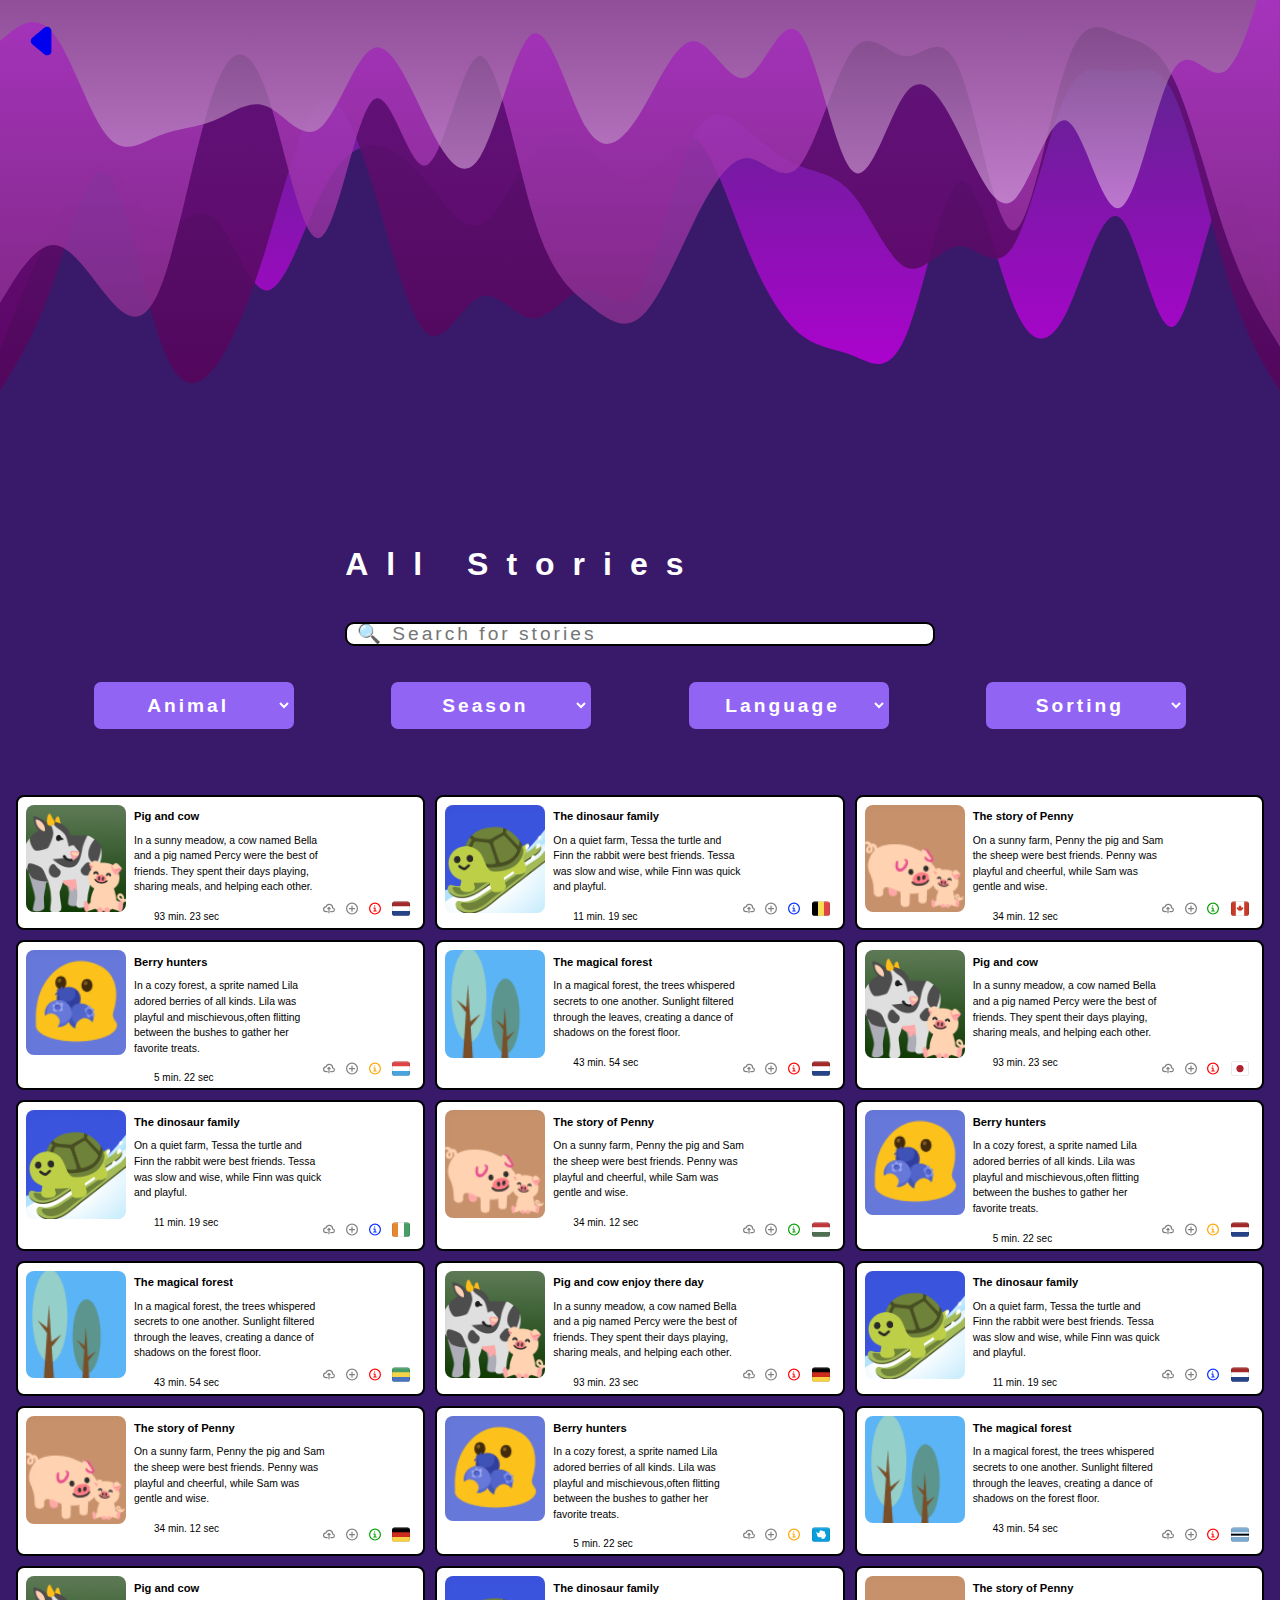
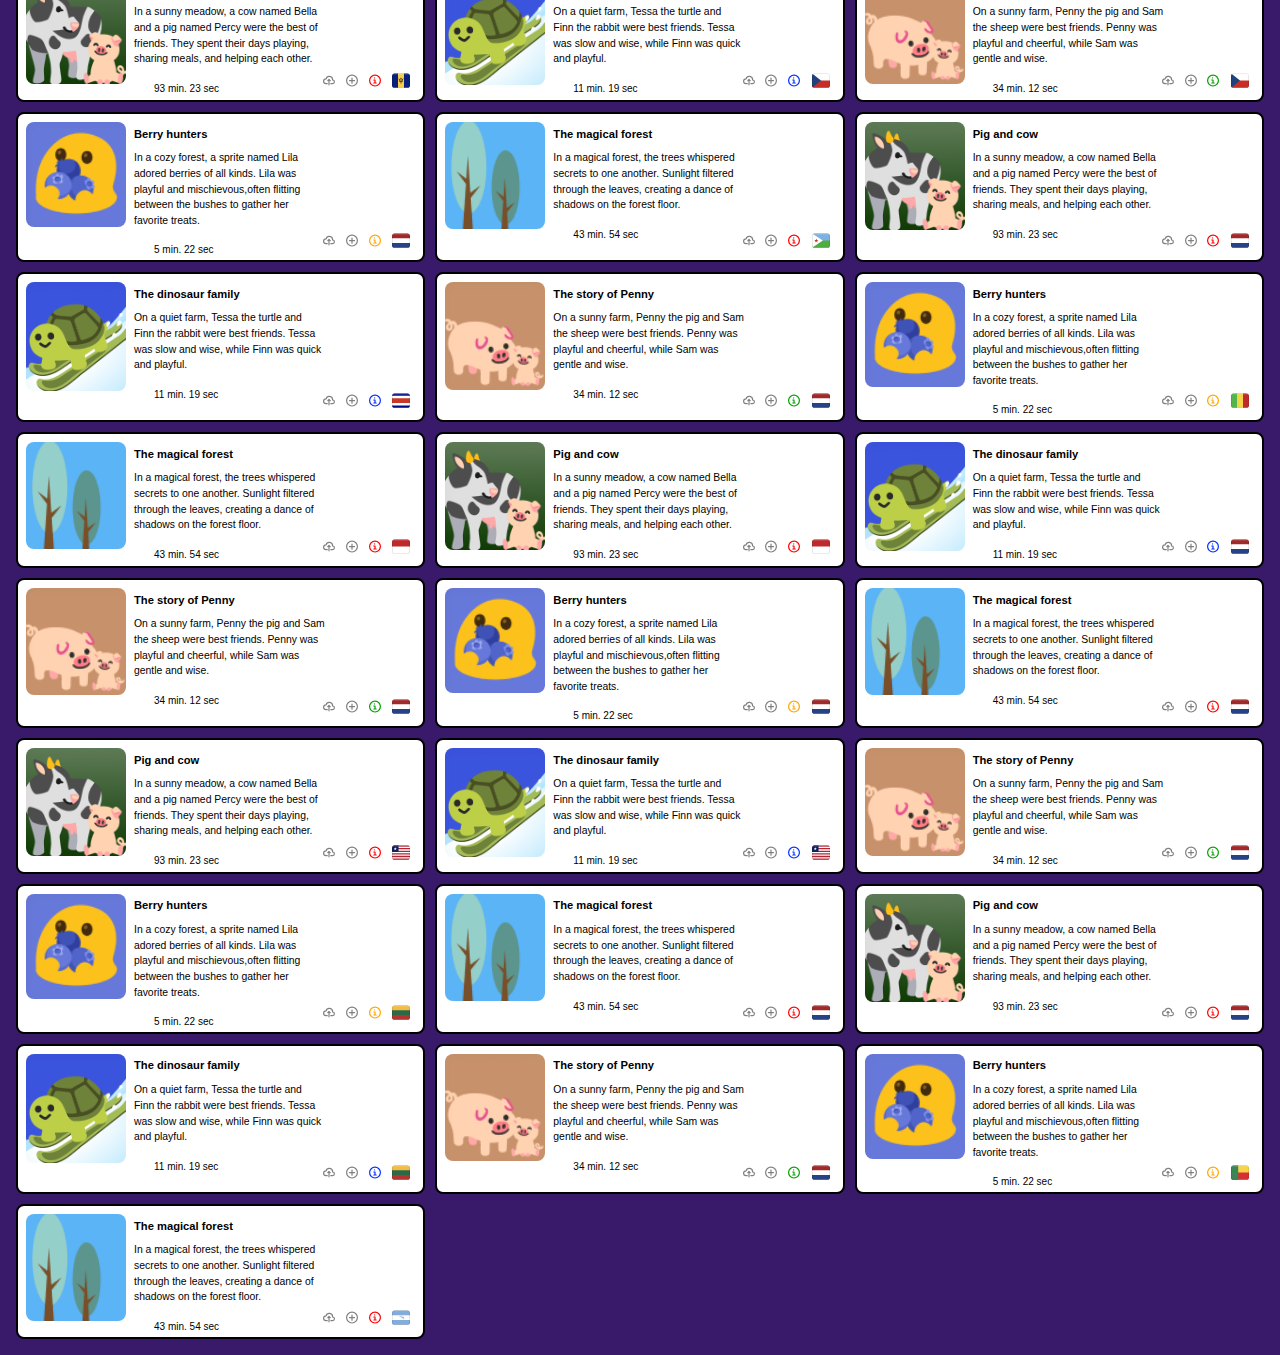
<file: allstories.html>
<!DOCTYPE html>
<html lang="en">

<head>
    <meta charset="UTF-8">
    <meta name="viewport" content="width=device-width, initial-scale=1.0">
    <title>All stories</title>
    <link rel="stylesheet" href="https://kitkatisvibing.github.io/look-and-feel-styleguide/tumimundo.css">
    <link rel="stylesheet" href="./css/allstories.css">
</head>

<body>

    <!-- De returnknop -->

    <header>
        <section class="return-arrow">
            <h3 hidden>Return to Playlist</h3>
            <a href="../index.html" aria-label="Return to the homepage">
                <svg class="w-[30px] h-[30px] text-gray-800 dark:text-white" aria-hidden="true"
                    xmlns="http://www.w3.org/2000/svg" width="50" height="50" fill="currentColor" viewBox="0 0 24 24">
                    <path fill-rule="evenodd"
                        d="M13.729 5.575c1.304-1.074 3.27-.146 3.27 1.544v9.762c0 1.69-1.966 2.618-3.27 1.544l-5.927-4.881a2 2 0 0 1 0-3.088l5.927-4.88Z"
                        clip-rule="evenodd" />
                </svg>
            </a>
        </section>

        <!-- Het eerste deel van de header met linear-gradient illustratie  -->

        <div class="header-content">
            <svg id="wave" style="transform:rotate(180deg); transition: 0.3s" viewBox="0 0 1440 490" version="1.1"
                xmlns="http://www.w3.org/2000/svg">
                <defs>
                    <linearGradient id="sw-gradient-0" x1="0" x2="0" y1="1" y2="0">
                        <stop stop-color="rgba(77.774, 44.483, 130.097, 1)" offset="0%"></stop>
                        <stop stop-color="rgba(170.688, 2.969, 205.231, 1)" offset="100%"></stop>
                    </linearGradient>
                </defs>
                <path style="transform:translate(0, 0px); opacity:1" fill="url(#sw-gradient-0)"
                    d="M0,98L10,147C20,196,40,294,60,277.7C80,261,100,131,120,122.5C140,114,160,229,180,245C200,261,220,180,240,138.8C260,98,280,98,300,147C320,196,340,294,360,285.8C380,278,400,163,420,114.3C440,65,460,82,480,89.8C500,98,520,98,540,114.3C560,131,580,163,600,212.3C620,261,640,327,660,334.8C680,343,700,294,720,285.8C740,278,760,310,780,326.7C800,343,820,343,840,318.5C860,294,880,245,900,236.8C920,229,940,261,960,285.8C980,310,1000,327,1020,326.7C1040,327,1060,310,1080,269.5C1100,229,1120,163,1140,163.3C1160,163,1180,229,1200,245C1220,261,1240,229,1260,236.8C1280,245,1300,294,1320,302.2C1340,310,1360,278,1380,236.8C1400,196,1420,147,1430,122.5L1440,98L1440,490L1430,490C1420,490,1400,490,1380,490C1360,490,1340,490,1320,490C1300,490,1280,490,1260,490C1240,490,1220,490,1200,490C1180,490,1160,490,1140,490C1120,490,1100,490,1080,490C1060,490,1040,490,1020,490C1000,490,980,490,960,490C940,490,920,490,900,490C880,490,860,490,840,490C820,490,800,490,780,490C760,490,740,490,720,490C700,490,680,490,660,490C640,490,620,490,600,490C580,490,560,490,540,490C520,490,500,490,480,490C460,490,440,490,420,490C400,490,380,490,360,490C340,490,320,490,300,490C280,490,260,490,240,490C220,490,200,490,180,490C160,490,140,490,120,490C100,490,80,490,60,490C40,490,20,490,10,490L0,490Z">
                </path>
                <defs>
                    <linearGradient id="sw-gradient-1" x1="0" x2="0" y1="1" y2="0">
                        <stop stop-color="rgba(100.595, 20.953, 125.543, 1)" offset="0%"></stop>
                        <stop stop-color="rgba(85.448, 5.45, 91.392, 1)" offset="100%"></stop>
                    </linearGradient>
                </defs>
                <path style="transform:translate(0, 50px); opacity:0.9" fill="url(#sw-gradient-1)"
                    d="M0,0L10,16.3C20,33,40,65,60,130.7C80,196,100,294,120,334.8C140,376,160,359,180,359.3C200,359,220,376,240,334.8C260,294,280,196,300,163.3C320,131,340,163,360,163.3C380,163,400,131,420,138.8C440,147,460,196,480,220.5C500,245,520,245,540,253.2C560,261,580,278,600,294C620,310,640,327,660,285.8C680,245,700,147,720,114.3C740,82,760,114,780,114.3C800,114,820,82,840,81.7C860,82,880,114,900,106.2C920,98,940,49,960,65.3C980,82,1000,163,1020,228.7C1040,294,1060,343,1080,326.7C1100,310,1120,229,1140,163.3C1160,98,1180,49,1200,24.5C1220,0,1240,0,1260,57.2C1280,114,1300,229,1320,245C1340,261,1360,180,1380,122.5C1400,65,1420,33,1430,16.3L1440,0L1440,490L1430,490C1420,490,1400,490,1380,490C1360,490,1340,490,1320,490C1300,490,1280,490,1260,490C1240,490,1220,490,1200,490C1180,490,1160,490,1140,490C1120,490,1100,490,1080,490C1060,490,1040,490,1020,490C1000,490,980,490,960,490C940,490,920,490,900,490C880,490,860,490,840,490C820,490,800,490,780,490C760,490,740,490,720,490C700,490,680,490,660,490C640,490,620,490,600,490C580,490,560,490,540,490C520,490,500,490,480,490C460,490,440,490,420,490C400,490,380,490,360,490C340,490,320,490,300,490C280,490,260,490,240,490C220,490,200,490,180,490C160,490,140,490,120,490C100,490,80,490,60,490C40,490,20,490,10,490L0,490Z">
                </path>
                <defs>
                    <linearGradient id="sw-gradient-2" x1="0" x2="0" y1="1" y2="0">
                        <stop stop-color="rgba(193.966, 61.887, 221.168, 1)" offset="0%"></stop>
                        <stop stop-color="rgba(135.999, 48.383, 139.204, 1)" offset="100%"></stop>
                    </linearGradient>
                </defs>
                <path style="transform:translate(0, 100px); opacity:0.8" fill="url(#sw-gradient-2)"
                    d="M0,0L10,16.3C20,33,40,65,60,122.5C80,180,100,261,120,302.2C140,343,160,343,180,351.2C200,359,220,376,240,318.5C260,261,280,131,300,130.7C320,131,340,261,360,310.3C380,359,400,327,420,326.7C440,327,460,359,480,334.8C500,310,520,229,540,204.2C560,180,580,212,600,212.3C620,212,640,180,660,138.8C680,98,700,49,720,32.7C740,16,760,33,780,49C800,65,820,82,840,147C860,212,880,327,900,326.7C920,327,940,212,960,204.2C980,196,1000,294,1020,277.7C1040,261,1060,131,1080,122.5C1100,114,1120,229,1140,285.8C1160,343,1180,343,1200,285.8C1220,229,1240,114,1260,65.3C1280,16,1300,33,1320,57.2C1340,82,1360,114,1380,114.3C1400,114,1420,82,1430,65.3L1440,49L1440,490L1430,490C1420,490,1400,490,1380,490C1360,490,1340,490,1320,490C1300,490,1280,490,1260,490C1240,490,1220,490,1200,490C1180,490,1160,490,1140,490C1120,490,1100,490,1080,490C1060,490,1040,490,1020,490C1000,490,980,490,960,490C940,490,920,490,900,490C880,490,860,490,840,490C820,490,800,490,780,490C760,490,740,490,720,490C700,490,680,490,660,490C640,490,620,490,600,490C580,490,560,490,540,490C520,490,500,490,480,490C460,490,440,490,420,490C400,490,380,490,360,490C340,490,320,490,300,490C280,490,260,490,240,490C220,490,200,490,180,490C160,490,140,490,120,490C100,490,80,490,60,490C40,490,20,490,10,490L0,490Z">
                </path>
                <defs>
                    <linearGradient id="sw-gradient-3" x1="0" x2="0" y1="1" y2="0">
                        <stop stop-color="rgba(84.561, 45.622, 81.978, 1)" offset="0%"></stop>
                        <stop stop-color="rgba(214.218, 159.975, 223.445, 1)" offset="100%"></stop>
                    </linearGradient>
                </defs>
                <path style="transform:translate(0, 150px); opacity:0.7" fill="url(#sw-gradient-3)"
                    d="M0,441L10,400.2C20,359,40,278,60,261.3C80,245,100,294,120,261.3C140,229,160,114,180,106.2C200,98,220,196,240,204.2C260,212,280,131,300,114.3C320,98,340,147,360,187.8C380,229,400,261,420,236.8C440,212,460,131,480,147C500,163,520,278,540,302.2C560,327,580,261,600,253.2C620,245,640,294,660,294C680,294,700,245,720,212.3C740,180,760,163,780,196C800,229,820,310,840,302.2C860,294,880,196,900,163.3C920,131,940,163,960,204.2C980,245,1000,294,1020,285.8C1040,278,1060,212,1080,196C1100,180,1120,212,1140,220.5C1160,229,1180,212,1200,204.2C1220,196,1240,196,1260,187.8C1280,180,1300,163,1320,187.8C1340,212,1360,278,1380,302.2C1400,327,1420,310,1430,302.2L1440,294L1440,490L1430,490C1420,490,1400,490,1380,490C1360,490,1340,490,1320,490C1300,490,1280,490,1260,490C1240,490,1220,490,1200,490C1180,490,1160,490,1140,490C1120,490,1100,490,1080,490C1060,490,1040,490,1020,490C1000,490,980,490,960,490C940,490,920,490,900,490C880,490,860,490,840,490C820,490,800,490,780,490C760,490,740,490,720,490C700,490,680,490,660,490C640,490,620,490,600,490C580,490,560,490,540,490C520,490,500,490,480,490C460,490,440,490,420,490C400,490,380,490,360,490C340,490,320,490,300,490C280,490,260,490,240,490C220,490,200,490,180,490C160,490,140,490,120,490C100,490,80,490,60,490C40,490,20,490,10,490L0,490Z">
                </path>
            </svg>
        </div>

        <!-- De verschillende dropdown menu's en de searchbar voor het specificeren van zoekopties -->

        <section class="mid-section">
            <h2 class="mid-section-title">All Stories</h2>
            <input class="searchbar" placeholder="🔍 Search for stories" type="search" aria-label="Search for stories">
            <form class="item-1" action="open-form-item-1" aria-label="Filter stories through animals">
                <label aria-label="specify animals" hidden for="animals">Animal:</label>
                <select name="animals" id="animals">
                    <option value="animal">Animal</option>
                    <option value="mouse">Mouse</option>
                    <option value="pinguin">Pinguin</option>
                    <option value="turtle">Turtle</option>
                    <option value="lion">Lion</option>
                </select>
            </form>

            <form class="item-2" action="open-form-item-2" aria-label="Filter stories through seasons">
                <label aria-label="specify season" hidden for="season">Season:</label>
                <select name="season" id="season">
                    <option value="season">Season</option>
                    <option value="Fall">Fall</option>
                    <option value="Winter">Winter</option>
                    <option value="Summer">Summer</option>
                    <option value="Spring">Spring</option>
                </select>
            </form>

            <form class="item-3" action="open-form-item-3" aria-label="Filter stories through languages">
                <label aria-label="specify language" hidden for="language">Language:</label>
                <select name="language" id="language">
                    <option value="language">Language</option>
                    <option value="english">English</option>
                    <option value="dutch">Dutch</option>
                    <option value="french">French</option>
                    <option value="spanish">Spanish</option>
                </select>
            </form>

            <form class="item-4" action="open-form-item-4" aria-label="Filter stories through sorting">
                <label aria-label="specify sorting" hidden for="sorting">Sorting:</label>
                <select name="sorting" id="sorting">
                    <option value="sorting">Sorting</option>
                    <option value="a-z">A - Z</option>
                    <option value="z-a">Z - A</option>
                    <option value="popular">Popular</option>
                    <option value="longest">Longest</option>
                </select>
            </form>
        </section>
    </header>


    <main>

        <!-- Popover sectie voor uitleg kleuren -->

        <section popover class="color-definition" id="popover-colors">
            <h3>What do the colors mean?</h3>
            <ul>
                <li class="popover-item-1">Passion and energy / a powerful, energetic voice (Female)</li>
                <li class="popover-item-2">Creativity and friendliness / a cheerful, inviting voice (Male)</li>
                <li class="popover-item-3">Harmony and stability / a calm, balanced voice (Female)</li>
                <li class="popover-item-4">Reliability and serenity / a thoughtful, reliable voice (Male)</li>
            </ul>
        </section>

        <!-- story card 1 -->

        <div class="all-stories-parent-container">
            <section class="card-content">

                <!-- afbeelding -->

                <figure class="card-left">
                    <img src="./assets/coverart-1.png" alt="pig and cow enjoy there day cover art" class="card-image">
                </figure>

                <!-- main content -->

                <div class="card-details">
                    <h3 class="card-title-3">Pig and cow</h3>
                    <p class="card-description">
                        In a sunny meadow, a cow named Bella and a pig named Percy were the best of friends. They spent
                        their days playing, sharing meals, and helping each other.
                    </p>
                    <div class="play-button">
                        <a class="play" href="#" aria-label="Play the story: Pig and Cow Enjoy Their Day">
                            <span class="play-icon-all-stories" aria-hidden="true">▶</span>
                        </a>
                        <span class="time-stamp">
                            <span class="play-time">93 min. 23 sec</span>
                        </span>
                    </div>
                </div>

                <!-- de footer -->

                <div class="card-footer">
                    <div class="card-actions">
                        <button class="download-button"
                            aria-label="Download the audio from pig and cow enjoy there day">
                            <svg class="w-6 h-6 text-gray-800 dark:text-white" aria-hidden="true"
                                xmlns="http://www.w3.org/2000/svg" width="24" height="24" fill="none"
                                viewBox="0 0 24 24">
                                <path stroke="currentColor" stroke-linecap="round" stroke-linejoin="round"
                                    stroke-width="2"
                                    d="M15 17h3a3 3 0 0 0 0-6h-.025a5.56 5.56 0 0 0 .025-.5A5.5 5.5 0 0 0 7.207 9.021C7.137 9.017 7.071 9 7 9a4 4 0 1 0 0 8h2.167M12 19v-9m0 0-2 2m2-2 2 2" />
                            </svg>
                        </button>
                        <button class="more-options-button" aria-label="More options">
                            <svg class="w-6 h-6 text-gray-800 dark:text-white" aria-hidden="true"
                                xmlns="http://www.w3.org/2000/svg" width="24" height="24" fill="none"
                                viewBox="0 0 24 24">
                                <path stroke="currentColor" stroke-linecap="round" stroke-linejoin="round"
                                    stroke-width="2"
                                    d="M12 7.757v8.486M7.757 12h8.486M21 12a9 9 0 1 1-18 0 9 9 0 0 1 18 0Z" />
                            </svg>
                        </button>
                        <button aria-label="more information about the voice of the speaker"
                            popovertarget="popover-colors" class="color-code-1">
                            <svg class="w-6 h-6 text-gray-800 dark:text-white" aria-hidden="true"
                                xmlns="http://www.w3.org/2000/svg" width="24" height="24" fill="none"
                                viewBox="0 0 24 24">
                                <path stroke="currentColor" stroke-linecap="round" stroke-linejoin="round"
                                    stroke-width="2"
                                    d="M10 11h2v5m-2 0h4m-2.592-8.5h.01M21 12a9 9 0 1 1-18 0 9 9 0 0 1 18 0Z" />
                            </svg>
                        </button>
                        <button class="flag-icon" aria-label="language of the story" name="the language of the story">
                            <svg xmlns="http://www.w3.org/2000/svg" width="32" height="32" viewBox="0 0 32 32">
                                <path fill="#fff" d="M1 11H31V21H1z"></path>
                                <path d="M5,4H27c2.208,0,4,1.792,4,4v4H1v-4c0-2.208,1.792-4,4-4Z" fill="#a1292a"></path>
                                <path d="M5,20H27c2.208,0,4,1.792,4,4v4H1v-4c0-2.208,1.792-4,4-4Z"
                                    transform="rotate(180 16 24)" fill="#264387"></path>
                                <path
                                    d="M27,4H5c-2.209,0-4,1.791-4,4V24c0,2.209,1.791,4,4,4H27c2.209,0,4-1.791,4-4V8c0-2.209-1.791-4-4-4Zm3,20c0,1.654-1.346,3-3,3H5c-1.654,0-3-1.346-3-3V8c0-1.654,1.346-3,3-3H27c1.654,0,3,1.346,3,3V24Z"
                                    opacity=".15"></path>
                                <path
                                    d="M27,5H5c-1.657,0-3,1.343-3,3v1c0-1.657,1.343-3,3-3H27c1.657,0,3,1.343,3,3v-1c0-1.657-1.343-3-3-3Z"
                                    fill="#fff" opacity=".2"></path>
                            </svg>
                        </button>
                    </div>
                </div>
            </section>

            <!-- story card 2 -->

            <section class="card-content">

                <!-- afbeelding -->

                <figure class="card-left">
                    <img src="./assets/coverart-2.png" alt="The dinosaur family cover art" class="card-image">
                </figure>

                <!-- main content -->

                <div class="card-details">
                    <h3 class="card-title-3">The dinosaur family</h3>
                    <p class="card-description">
                        On a quiet farm, Tessa the turtle and Finn the rabbit were best friends. Tessa was slow and
                        wise, while Finn was quick and playful.
                    </p>
                    <div class="play-button">
                        <a class="play" href="#" aria-label="Play the story: The dinosaur family">
                            <span class="play-icon-all-stories" aria-hidden="true">▶</span>
                        </a>
                        <span class="time-stamp">
                            <span class="play-time">11 min. 19 sec</span>
                        </span>
                    </div>

                </div>

                <!-- de footer -->

                <div class="card-footer">
                    <div class="card-actions">
                        <button class="download-button" aria-label="Download the audio from the dinosaur family">
                            <svg class="w-6 h-6 text-gray-800 dark:text-white" aria-hidden="true"
                                xmlns="http://www.w3.org/2000/svg" width="24" height="24" fill="none"
                                viewBox="0 0 24 24">
                                <path stroke="currentColor" stroke-linecap="round" stroke-linejoin="round"
                                    stroke-width="2"
                                    d="M15 17h3a3 3 0 0 0 0-6h-.025a5.56 5.56 0 0 0 .025-.5A5.5 5.5 0 0 0 7.207 9.021C7.137 9.017 7.071 9 7 9a4 4 0 1 0 0 8h2.167M12 19v-9m0 0-2 2m2-2 2 2" />
                            </svg>
                        </button>
                        <button class="more-options-button" aria-label="More options">
                            <svg class="w-6 h-6 text-gray-800 dark:text-white" aria-hidden="true"
                                xmlns="http://www.w3.org/2000/svg" width="24" height="24" fill="none"
                                viewBox="0 0 24 24">
                                <path stroke="currentColor" stroke-linecap="round" stroke-linejoin="round"
                                    stroke-width="2"
                                    d="M12 7.757v8.486M7.757 12h8.486M21 12a9 9 0 1 1-18 0 9 9 0 0 1 18 0Z" />
                            </svg>
                        </button>
                        <button class="color-code-2" aria-label="more information about the voice of the speaker"><svg
                                class="w-6 h-6 text-gray-800 dark:text-white" aria-hidden="true"
                                xmlns="http://www.w3.org/2000/svg" width="24" height="24" fill="none"
                                viewBox="0 0 24 24">
                                <path stroke="currentColor" stroke-linecap="round" stroke-linejoin="round"
                                    stroke-width="2"
                                    d="M10 11h2v5m-2 0h4m-2.592-8.5h.01M21 12a9 9 0 1 1-18 0 9 9 0 0 1 18 0Z" />
                            </svg>
                        </button>
                        <button class="flag-icon" aria-label="language of the story" name="the language of the story">
                            <svg xmlns="http://www.w3.org/2000/svg" width="32" height="32" viewBox="0 0 32 32">
                                <path fill="#f8dc51" d="M10 4H22V28H10z"></path>
                                <path d="M5,4h6V28H5c-2.208,0-4-1.792-4-4V8c0-2.208,1.792-4,4-4Z"></path>
                                <path d="M25,4h6V28h-6c-2.208,0-4-1.792-4-4V8c0-2.208,1.792-4,4-4Z"
                                    transform="rotate(180 26 16)" fill="#dd4446"></path>
                                <path
                                    d="M27,4H5c-2.209,0-4,1.791-4,4V24c0,2.209,1.791,4,4,4H27c2.209,0,4-1.791,4-4V8c0-2.209-1.791-4-4-4Zm3,20c0,1.654-1.346,3-3,3H5c-1.654,0-3-1.346-3-3V8c0-1.654,1.346-3,3-3H27c1.654,0,3,1.346,3,3V24Z"
                                    opacity=".15"></path>
                                <path
                                    d="M27,5H5c-1.657,0-3,1.343-3,3v1c0-1.657,1.343-3,3-3H27c1.657,0,3,1.343,3,3v-1c0-1.657-1.343-3-3-3Z"
                                    fill="#fff" opacity=".2"></path>
                            </svg>
                        </button>
                    </div>
                </div>
            </section>

            <!-- story card 3 -->

            <section class="card-content">

                <!-- afbeelding -->

                <figure class="card-left">
                    <img src="./assets/coverart-3.png" alt="The story of Penny cover art" class="card-image">
                </figure>

                <!-- main content -->

                <div class="card-details">
                    <h3 class="card-title-3">The story of Penny</h3>
                    <p class="card-description">
                        On a sunny farm, Penny the pig and Sam the sheep were best friends. Penny was playful and
                        cheerful, while Sam was gentle and wise.
                    </p>
                    <div class="play-button">
                        <a class="play" href="#" aria-label="Play the story: The story of Penny">
                            <span class="play-icon-all-stories" aria-hidden="true">▶</span>
                        </a>
                        <span class="time-stamp">
                            <span class="play-time">34 min. 12 sec</span>
                        </span>
                    </div>

                </div>

                <!-- de footer -->

                <div class="card-footer">
                    <div class="card-actions">
                        <button class="download-button" aria-label="Download the audio from the story of penny">
                            <svg class="w-6 h-6 text-gray-800 dark:text-white" aria-hidden="true"
                                xmlns="http://www.w3.org/2000/svg" width="24" height="24" fill="none"
                                viewBox="0 0 24 24">
                                <path stroke="currentColor" stroke-linecap="round" stroke-linejoin="round"
                                    stroke-width="2"
                                    d="M15 17h3a3 3 0 0 0 0-6h-.025a5.56 5.56 0 0 0 .025-.5A5.5 5.5 0 0 0 7.207 9.021C7.137 9.017 7.071 9 7 9a4 4 0 1 0 0 8h2.167M12 19v-9m0 0-2 2m2-2 2 2" />
                            </svg>

                        </button>
                        <button class="more-options-button" aria-label="More options">
                            <svg class="w-6 h-6 text-gray-800 dark:text-white" aria-hidden="true"
                                xmlns="http://www.w3.org/2000/svg" width="24" height="24" fill="none"
                                viewBox="0 0 24 24">
                                <path stroke="currentColor" stroke-linecap="round" stroke-linejoin="round"
                                    stroke-width="2"
                                    d="M12 7.757v8.486M7.757 12h8.486M21 12a9 9 0 1 1-18 0 9 9 0 0 1 18 0Z" />
                            </svg>


                        </button>
                        <button class="color-code-3" aria-label="more information about the voice of the speaker">
                            <svg class="w-6 h-6 text-gray-800 dark:text-white" aria-hidden="true"
                                xmlns="http://www.w3.org/2000/svg" width="24" height="24" fill="none"
                                viewBox="0 0 24 24">
                                <path stroke="currentColor" stroke-linecap="round" stroke-linejoin="round"
                                    stroke-width="2"
                                    d="M10 11h2v5m-2 0h4m-2.592-8.5h.01M21 12a9 9 0 1 1-18 0 9 9 0 0 1 18 0Z" />
                            </svg>

                        </button>
                        <button class="flag-icon" aria-label="language of the story" name="the language of the story">
                            <svg xmlns="http://www.w3.org/2000/svg" width="32" height="32" viewBox="0 0 32 32">
                                <path fill="#fff" d="M8 4H24V28H8z"></path>
                                <path d="M5,4h4V28H5c-2.208,0-4-1.792-4-4V8c0-2.208,1.792-4,4-4Z" fill="#c53a28"></path>
                                <path d="M27,4h4V28h-4c-2.208,0-4-1.792-4-4V8c0-2.208,1.792-4,4-4Z"
                                transform="rotate(180 27 16)" fill="#c53a28"></path>
                                <path
                                    d="M27,4H5c-2.209,0-4,1.791-4,4V24c0,2.209,1.791,4,4,4H27c2.209,0,4-1.791,4-4V8c0-2.209-1.791-4-4-4Zm3,20c0,1.654-1.346,3-3,3H5c-1.654,0-3-1.346-3-3V8c0-1.654,1.346-3,3-3H27c1.654,0,3,1.346,3,3V24Z"
                                    opacity=".15"></path>
                                <path d="M16.275,22.167l-.138-2.641c-.007-.16,.117-.296,.277-.304,.021,0,.042,0,.063,.004l2.629,.462-.355-.979c-.03-.08-.005-.17,.061-.223l2.88-2.332-.649-.303c-.091-.043-.135-.146-.104-.242l0.569-1.751-1.659,.352c-.093,.019-.186-.029-.223-.116l-.321-.756-1.295,1.389c-.076,.08-.201,.083-.281,.007-.049-.047-.071-.115-.058-.182l.624-3.22-1.001,.578c-.095,.056-.217,.024-.272-.071-.002-.004-.004-.008-.006-.012l-1.016-1.995-1.016,1.995c-.049,.098-.169,.138-.267,.089-.004-.002-.008-.004-.012-.006l-1.001-.578,.624,3.22c.021,.108-.05,.212-.158,.233-.067,.013-.135-.009-.182-.058l-1.295-1.389-.321,.756c-.037,.087-.131,.136-.223,.116l-1.659-.352,.569,1.751c.031,.095-.013,.199-.104,.242l-.649,.303,2.88,2.332c.066,.054,.091,.144,.061,.223l-.355,.979,2.629-.462c.158-.027,.309,.079,.336,.237,.004,.021,.005,.042,.004,.063l-.138,2.641h.551Z"
                                    fill="#c53a28"></path>
                                <path
                                    d="M27,5H5c-1.657,0-3,1.343-3,3v1c0-1.657,1.343-3,3-3H27c1.657,0,3,1.343,3,3v-1c0-1.657-1.343-3-3-3Z"
                                    fill="#fff" opacity=".2"></path>
                            </svg>
                            
                        </button>
                    </div>
                </div>
            </section>

            <!-- story card 4 -->

            <section class="card-content">

                <!-- afbeelding -->

                <figure class="card-left">
                    <img src="./assets/coverart-4.png" alt="Berry hunters cover art" class="card-image">
                </figure>

                <!-- main content -->

                <div class="card-details">
                    <h3 class="card-title-3">Berry hunters</h3>
                    <p class="card-description">
                        In a cozy forest, a sprite named Lila adored berries of all kinds. Lila was playful and
                        mischievous,often flitting between the bushes to gather her favorite treats.
                    </p>
                    <div class="play-button">
                        <a class="play" href="#" aria-label="Play the story: Berry hunters">
                            <span class="play-icon-all-stories" aria-hidden="true">▶</span>
                        </a>
                        <span class="time-stamp">
                            <span class="play-time">5 min. 22 sec</span>
                        </span>
                    </div>

                </div>

                <!-- de footer -->

                <div class="card-footer">
                    <div class="card-actions">
                        <button class="download-button" aria-label="Download the audio from berry hunters">
                            <svg class="w-6 h-6 text-gray-800 dark:text-white" aria-hidden="true"
                                xmlns="http://www.w3.org/2000/svg" width="24" height="24" fill="none"
                                viewBox="0 0 24 24">
                                <path stroke="currentColor" stroke-linecap="round" stroke-linejoin="round"
                                    stroke-width="2"
                                    d="M15 17h3a3 3 0 0 0 0-6h-.025a5.56 5.56 0 0 0 .025-.5A5.5 5.5 0 0 0 7.207 9.021C7.137 9.017 7.071 9 7 9a4 4 0 1 0 0 8h2.167M12 19v-9m0 0-2 2m2-2 2 2" />
                            </svg>
                        </button>
                        <button class="more-options-button" aria-label="More options">
                            <svg class="w-6 h-6 text-gray-800 dark:text-white" aria-hidden="true"
                                xmlns="http://www.w3.org/2000/svg" width="24" height="24" fill="none"
                                viewBox="0 0 24 24">
                                <path stroke="currentColor" stroke-linecap="round" stroke-linejoin="round"
                                    stroke-width="2"
                                    d="M12 7.757v8.486M7.757 12h8.486M21 12a9 9 0 1 1-18 0 9 9 0 0 1 18 0Z" />
                            </svg>
                        </button>
                        <button class="color-code-4" aria-label="more information about the voice of the speaker">
                            <svg class="w-6 h-6 text-gray-800 dark:text-white" aria-hidden="true"
                                xmlns="http://www.w3.org/2000/svg" width="24" height="24" fill="none"
                                viewBox="0 0 24 24">
                                <path stroke="currentColor" stroke-linecap="round" stroke-linejoin="round"
                                    stroke-width="2"
                                    d="M10 11h2v5m-2 0h4m-2.592-8.5h.01M21 12a9 9 0 1 1-18 0 9 9 0 0 1 18 0Z" />
                            </svg>
                        </button>
                        <button class="flag-icon" aria-label="language of the story" name="the language of the story">
                            <svg xmlns="http://www.w3.org/2000/svg" width="32" height="32" viewBox="0 0 32 32">
                                <path fill="#fff" d="M1 11H31V21H1z"></path>
                                <path d="M5,4H27c2.208,0,4,1.792,4,4v4H1v-4c0-2.208,1.792-4,4-4Z" fill="#dd4446"></path>
                                <path d="M5,20H27c2.208,0,4,1.792,4,4v4H1v-4c0-2.208,1.792-4,4-4Z"
                                    transform="rotate(180 16 24)" fill="#4aa2dc"></path>
                                <path
                                    d="M27,4H5c-2.209,0-4,1.791-4,4V24c0,2.209,1.791,4,4,4H27c2.209,0,4-1.791,4-4V8c0-2.209-1.791-4-4-4Zm3,20c0,1.654-1.346,3-3,3H5c-1.654,0-3-1.346-3-3V8c0-1.654,1.346-3,3-3H27c1.654,0,3,1.346,3,3V24Z"
                                    opacity=".15"></path>
                                <path
                                    d="M27,5H5c-1.657,0-3,1.343-3,3v1c0-1.657,1.343-3,3-3H27c1.657,0,3,1.343,3,3v-1c0-1.657-1.343-3-3-3Z"
                                    fill="#fff" opacity=".2"></path>
                            </svg>
                        </button>
                    </div>
                </div>
            </section>

            <!-- story card 5 -->

            <section class="card-content">

                <!-- afbeelding -->

                <figure class="card-left">
                    <img src="./assets/coverart-5.png" alt="The magical forest cover art" class="card-image">
                </figure>

                <!-- main content -->

                <div class="card-details">
                    <h3 class="card-title-3">The magical forest</h3>
                    <p class="card-description">
                        In a magical forest, the trees whispered secrets to one another. Sunlight filtered through the
                        leaves, creating a dance of shadows on the forest floor.
                    </p>
                    <div class="play-button">
                        <a class="play" href="#" aria-label="Play the story: The magical forest">
                            <span class="play-icon-all-stories" aria-hidden="true">▶</span>
                        </a>
                        <span class="time-stamp">
                            <span class="play-time">43 min. 54 sec</span>
                        </span>
                    </div>

                </div>

                <!-- de footer -->

                <div class="card-footer">
                    <div class="card-actions">
                        <button class="download-button" aria-label="Download the audio from the magical forest">
                            <svg class="w-6 h-6 text-gray-800 dark:text-white" aria-hidden="true"
                                xmlns="http://www.w3.org/2000/svg" width="24" height="24" fill="none"
                                viewBox="0 0 24 24">
                                <path stroke="currentColor" stroke-linecap="round" stroke-linejoin="round"
                                    stroke-width="2"
                                    d="M15 17h3a3 3 0 0 0 0-6h-.025a5.56 5.56 0 0 0 .025-.5A5.5 5.5 0 0 0 7.207 9.021C7.137 9.017 7.071 9 7 9a4 4 0 1 0 0 8h2.167M12 19v-9m0 0-2 2m2-2 2 2" />
                            </svg>
                        </button>
                        <button class="more-options-button" aria-label="More options">
                            <svg class="w-6 h-6 text-gray-800 dark:text-white" aria-hidden="true"
                                xmlns="http://www.w3.org/2000/svg" width="24" height="24" fill="none"
                                viewBox="0 0 24 24">
                                <path stroke="currentColor" stroke-linecap="round" stroke-linejoin="round"
                                    stroke-width="2"
                                    d="M12 7.757v8.486M7.757 12h8.486M21 12a9 9 0 1 1-18 0 9 9 0 0 1 18 0Z" />
                            </svg>
                        </button>
                        <button class="color-code-1" aria-label="more information about the voice of the speaker">
                            <svg class="w-6 h-6 text-gray-800 dark:text-white" aria-hidden="true"
                                xmlns="http://www.w3.org/2000/svg" width="24" height="24" fill="none"
                                viewBox="0 0 24 24">
                                <path stroke="currentColor" stroke-linecap="round" stroke-linejoin="round"
                                    stroke-width="2"
                                    d="M10 11h2v5m-2 0h4m-2.592-8.5h.01M21 12a9 9 0 1 1-18 0 9 9 0 0 1 18 0Z" />
                            </svg>
                        </button>
                        <button class="flag-icon" aria-label="language of the story" name="the language of the story">
                            <svg xmlns="http://www.w3.org/2000/svg" width="32" height="32" viewBox="0 0 32 32">
                                <path fill="#fff" d="M1 11H31V21H1z"></path>
                                <path d="M5,4H27c2.208,0,4,1.792,4,4v4H1v-4c0-2.208,1.792-4,4-4Z" fill="#a1292a"></path>
                                <path d="M5,20H27c2.208,0,4,1.792,4,4v4H1v-4c0-2.208,1.792-4,4-4Z"
                                    transform="rotate(180 16 24)" fill="#264387"></path>
                                <path
                                    d="M27,4H5c-2.209,0-4,1.791-4,4V24c0,2.209,1.791,4,4,4H27c2.209,0,4-1.791,4-4V8c0-2.209-1.791-4-4-4Zm3,20c0,1.654-1.346,3-3,3H5c-1.654,0-3-1.346-3-3V8c0-1.654,1.346-3,3-3H27c1.654,0,3,1.346,3,3V24Z"
                                    opacity=".15"></path>
                                <path
                                    d="M27,5H5c-1.657,0-3,1.343-3,3v1c0-1.657,1.343-3,3-3H27c1.657,0,3,1.343,3,3v-1c0-1.657-1.343-3-3-3Z"
                                    fill="#fff" opacity=".2"></path>
                            </svg>
                        </button>
                    </div>
                </div>
            </section>

            <!-- story card 6 -->

            <section class="card-content">

                <!-- afbeelding -->

                <figure class="card-left">
                    <img src="./assets/coverart-1.png" alt="pig and cow enjoy there day cover art" class="card-image">
                </figure>

                <!-- main content -->

                <div class="card-details">
                    <h3 class="card-title-3">Pig and cow</h3>
                    <p class="card-description">
                        In a sunny meadow, a cow named Bella and a pig named Percy were the best of friends. They spent
                        their days playing, sharing meals, and helping each other.
                    </p>
                    <div class="play-button">
                        <a class="play" href="#" aria-label="Play the story: Pig and Cow Enjoy Their Day">
                            <span class="play-icon-all-stories" aria-hidden="true">▶</span>
                        </a>
                        <span class="time-stamp">
                            <span class="play-time">93 min. 23 sec</span>
                        </span>
                    </div>

                </div>

                <!-- de footer -->

                <div class="card-footer">
                    <div class="card-actions">
                        <button class="download-button"
                            aria-label="Download the audio from pig and cow enjoy there day">
                            <svg class="w-6 h-6 text-gray-800 dark:text-white" aria-hidden="true"
                                xmlns="http://www.w3.org/2000/svg" width="24" height="24" fill="none"
                                viewBox="0 0 24 24">
                                <path stroke="currentColor" stroke-linecap="round" stroke-linejoin="round"
                                    stroke-width="2"
                                    d="M15 17h3a3 3 0 0 0 0-6h-.025a5.56 5.56 0 0 0 .025-.5A5.5 5.5 0 0 0 7.207 9.021C7.137 9.017 7.071 9 7 9a4 4 0 1 0 0 8h2.167M12 19v-9m0 0-2 2m2-2 2 2" />
                            </svg>
                        </button>
                        <button class="more-options-button" aria-label="More options">
                            <svg class="w-6 h-6 text-gray-800 dark:text-white" aria-hidden="true"
                                xmlns="http://www.w3.org/2000/svg" width="24" height="24" fill="none"
                                viewBox="0 0 24 24">
                                <path stroke="currentColor" stroke-linecap="round" stroke-linejoin="round"
                                    stroke-width="2"
                                    d="M12 7.757v8.486M7.757 12h8.486M21 12a9 9 0 1 1-18 0 9 9 0 0 1 18 0Z" />
                            </svg>
                        </button>
                        <button aria-label="more information about the voice of the speaker" class="color-code-1">
                            <svg class="w-6 h-6 text-gray-800 dark:text-white" aria-hidden="true"
                                xmlns="http://www.w3.org/2000/svg" width="24" height="24" fill="none"
                                viewBox="0 0 24 24">
                                <path stroke="currentColor" stroke-linecap="round" stroke-linejoin="round"
                                    stroke-width="2"
                                    d="M10 11h2v5m-2 0h4m-2.592-8.5h.01M21 12a9 9 0 1 1-18 0 9 9 0 0 1 18 0Z" />
                            </svg>
                        </button>
                        <button class="flag-icon" aria-label="language of the story" name="the language of the story">
                            <svg xmlns="http://www.w3.org/2000/svg" width="32" height="32" viewBox="0 0 32 32">
                                <rect x="1" y="4" width="30" height="24" rx="4" ry="4" fill="#fff"></rect>
                                <path
                                    d="M27,4H5c-2.209,0-4,1.791-4,4V24c0,2.209,1.791,4,4,4H27c2.209,0,4-1.791,4-4V8c0-2.209-1.791-4-4-4Zm3,20c0,1.654-1.346,3-3,3H5c-1.654,0-3-1.346-3-3V8c0-1.654,1.346-3,3-3H27c1.654,0,3,1.346,3,3V24Z"
                                    opacity=".15"></path>
                                <circle cx="16" cy="16" r="6" fill="#ae232f"></circle>
                                <path
                                    d="M27,5H5c-1.657,0-3,1.343-3,3v1c0-1.657,1.343-3,3-3H27c1.657,0,3,1.343,3,3v-1c0-1.657-1.343-3-3-3Z"
                                    fill="#fff" opacity=".2"></path>
                            </svg>
                        </button>
                    </div>
                </div>
            </section>

            <!-- story card 7 -->

            <section class="card-content">

                <!-- afbeelding -->

                <figure class="card-left">
                    <img src="./assets/coverart-2.png" alt="The dinosaur family cover art" class="card-image">
                </figure>

                <!-- main content -->

                <div class="card-details">
                    <h3 class="card-title-3">The dinosaur family</h3>
                    <p class="card-description">
                        On a quiet farm, Tessa the turtle and Finn the rabbit were best friends. Tessa was slow and
                        wise, while Finn was quick and playful.
                    </p>
                    <div class="play-button">
                        <a class="play" href="#" aria-label="Play the story: The dinosaur family">
                            <span class="play-icon-all-stories" aria-hidden="true">▶</span>
                        </a>
                        <span class="time-stamp">
                            <span class="play-time">11 min. 19 sec</span>
                        </span>
                    </div>

                </div>

                <!-- de footer -->

                <div class="card-footer">
                    <div class="card-actions">
                        <button class="download-button" aria-label="Download the audio from the dinosaur family">
                            <svg class="w-6 h-6 text-gray-800 dark:text-white" aria-hidden="true"
                                xmlns="http://www.w3.org/2000/svg" width="24" height="24" fill="none"
                                viewBox="0 0 24 24">
                                <path stroke="currentColor" stroke-linecap="round" stroke-linejoin="round"
                                    stroke-width="2"
                                    d="M15 17h3a3 3 0 0 0 0-6h-.025a5.56 5.56 0 0 0 .025-.5A5.5 5.5 0 0 0 7.207 9.021C7.137 9.017 7.071 9 7 9a4 4 0 1 0 0 8h2.167M12 19v-9m0 0-2 2m2-2 2 2" />
                            </svg>
                        </button>
                        <button class="more-options-button" aria-label="More options">
                            <svg class="w-6 h-6 text-gray-800 dark:text-white" aria-hidden="true"
                                xmlns="http://www.w3.org/2000/svg" width="24" height="24" fill="none"
                                viewBox="0 0 24 24">
                                <path stroke="currentColor" stroke-linecap="round" stroke-linejoin="round"
                                    stroke-width="2"
                                    d="M12 7.757v8.486M7.757 12h8.486M21 12a9 9 0 1 1-18 0 9 9 0 0 1 18 0Z" />
                            </svg>
                        </button>
                        <button class="color-code-2" aria-label="more information about the voice of the speaker">
                            <svg class="w-6 h-6 text-gray-800 dark:text-white" aria-hidden="true"
                                xmlns="http://www.w3.org/2000/svg" width="24" height="24" fill="none"
                                viewBox="0 0 24 24">
                                <path stroke="currentColor" stroke-linecap="round" stroke-linejoin="round"
                                    stroke-width="2"
                                    d="M10 11h2v5m-2 0h4m-2.592-8.5h.01M21 12a9 9 0 1 1-18 0 9 9 0 0 1 18 0Z" />
                            </svg>
                        </button>
                        <button class="flag-icon" aria-label="language of the story" name="the language of the story">
                            <svg xmlns="http://www.w3.org/2000/svg" width="32" height="32" viewBox="0 0 32 32">
                                <path fill="#fff" d="M10 4H22V28H10z"></path>
                                <path d="M5,4h6V28H5c-2.208,0-4-1.792-4-4V8c0-2.208,1.792-4,4-4Z" fill="#e88732"></path>
                                <path d="M25,4h6V28h-6c-2.208,0-4-1.792-4-4V8c0-2.208,1.792-4,4-4Z"
                                    transform="rotate(180 26 16)" fill="#479d66"></path>
                                <path
                                    d="M27,4H5c-2.209,0-4,1.791-4,4V24c0,2.209,1.791,4,4,4H27c2.209,0,4-1.791,4-4V8c0-2.209-1.791-4-4-4Zm3,20c0,1.654-1.346,3-3,3H5c-1.654,0-3-1.346-3-3V8c0-1.654,1.346-3,3-3H27c1.654,0,3,1.346,3,3V24Z"
                                    opacity=".15"></path>
                                <path
                                    d="M27,5H5c-1.657,0-3,1.343-3,3v1c0-1.657,1.343-3,3-3H27c1.657,0,3,1.343,3,3v-1c0-1.657-1.343-3-3-3Z"
                                    fill="#fff" opacity=".2"></path>
                            </svg>
                        </button>
                    </div>
                </div>
            </section>

            <!-- story card 8 -->

            <section class="card-content">

                <!-- afbeelding -->

                <figure class="card-left">
                    <img src="./assets/coverart-3.png" alt="The story of Penny cover art" class="card-image">
                </figure>

                <!-- main content -->

                <div class="card-details">
                    <h3 class="card-title-3">The story of Penny</h3>
                    <p class="card-description">
                        On a sunny farm, Penny the pig and Sam the sheep were best friends. Penny was playful and
                        cheerful, while Sam was gentle and wise.
                    </p>
                    <div class="play-button">
                        <a class="play" href="#" aria-label="Play the story: The story of Penny">
                            <span class="play-icon-all-stories" aria-hidden="true">▶</span>
                        </a>
                        <span class="time-stamp">
                            <span class="play-time">34 min. 12 sec</span>
                        </span>
                    </div>
                </div>

                <!-- de footer -->

                <div class="card-footer">
                    <div class="card-actions">
                        <button class="download-button" aria-label="Download the audio from the story of penny">
                            <svg class="w-6 h-6 text-gray-800 dark:text-white" aria-hidden="true"
                                xmlns="http://www.w3.org/2000/svg" width="24" height="24" fill="none"
                                viewBox="0 0 24 24">
                                <path stroke="currentColor" stroke-linecap="round" stroke-linejoin="round"
                                    stroke-width="2"
                                    d="M15 17h3a3 3 0 0 0 0-6h-.025a5.56 5.56 0 0 0 .025-.5A5.5 5.5 0 0 0 7.207 9.021C7.137 9.017 7.071 9 7 9a4 4 0 1 0 0 8h2.167M12 19v-9m0 0-2 2m2-2 2 2" />
                            </svg>
                        </button>
                        <button class="more-options-button" aria-label="More options">
                            <svg class="w-6 h-6 text-gray-800 dark:text-white" aria-hidden="true"
                                xmlns="http://www.w3.org/2000/svg" width="24" height="24" fill="none"
                                viewBox="0 0 24 24">
                                <path stroke="currentColor" stroke-linecap="round" stroke-linejoin="round"
                                    stroke-width="2"
                                    d="M12 7.757v8.486M7.757 12h8.486M21 12a9 9 0 1 1-18 0 9 9 0 0 1 18 0Z" />
                            </svg>

                        </button>
                        <button class="color-code-3" aria-label="more information about the voice of the speaker">
                            <svg class="w-6 h-6 text-gray-800 dark:text-white" aria-hidden="true"
                                xmlns="http://www.w3.org/2000/svg" width="24" height="24" fill="none"
                                viewBox="0 0 24 24">
                                <path stroke="currentColor" stroke-linecap="round" stroke-linejoin="round"
                                    stroke-width="2"
                                    d="M10 11h2v5m-2 0h4m-2.592-8.5h.01M21 12a9 9 0 1 1-18 0 9 9 0 0 1 18 0Z" />
                            </svg>

                        </button>
                        <button class="flag-icon" aria-label="language of the story" name="the language of the story">
                            <svg xmlns="http://www.w3.org/2000/svg" width="32" height="32" viewBox="0 0 32 32">
                                <path fill="#fff" d="M1 11H31V21H1z"></path>
                                <path d="M5,4H27c2.208,0,4,1.792,4,4v4H1v-4c0-2.208,1.792-4,4-4Z" fill="#be373c"></path>
                                <path d="M5,20H27c2.208,0,4,1.792,4,4v4H1v-4c0-2.208,1.792-4,4-4Z"
                                    transform="rotate(180 16 24)" fill="#4f6f52"></path>
                                <path
                                    d="M27,4H5c-2.209,0-4,1.791-4,4V24c0,2.209,1.791,4,4,4H27c2.209,0,4-1.791,4-4V8c0-2.209-1.791-4-4-4Zm3,20c0,1.654-1.346,3-3,3H5c-1.654,0-3-1.346-3-3V8c0-1.654,1.346-3,3-3H27c1.654,0,3,1.346,3,3V24Z"
                                    opacity=".15"></path>
                                <path
                                    d="M27,5H5c-1.657,0-3,1.343-3,3v1c0-1.657,1.343-3,3-3H27c1.657,0,3,1.343,3,3v-1c0-1.657-1.343-3-3-3Z"
                                    fill="#fff" opacity=".2"></path>
                            </svg>
                        </button>
                    </div>
                </div>
            </section>

            <!-- story card 9 -->

            <section class="card-content">

                <!-- afbeelding -->

                <figure class="card-left">
                    <img src="./assets/coverart-4.png" alt="Berry hunters cover art" class="card-image">
                </figure>

                <!-- main content -->

                <div class="card-details">
                    <h3 class="card-title-3">Berry hunters</h3>
                    <p class="card-description">
                        In a cozy forest, a sprite named Lila adored berries of all kinds. Lila was playful and
                        mischievous,often flitting between the bushes to gather her favorite treats.
                    </p>
                    <div class="play-button">
                        <a class="play" href="#" aria-label="Play the story: Berry hunters">
                            <span class="play-icon-all-stories" aria-hidden="true">▶</span>
                        </a>
                        <span class="time-stamp">
                            <span class="play-time">5 min. 22 sec</span>
                        </span>
                    </div>

                </div>

                <!-- de footer -->

                <div class="card-footer">
                    <div class="card-actions">
                        <button class="download-button" aria-label="Download the audio from berry hunters">
                            <svg class="w-6 h-6 text-gray-800 dark:text-white" aria-hidden="true"
                                xmlns="http://www.w3.org/2000/svg" width="24" height="24" fill="none"
                                viewBox="0 0 24 24">
                                <path stroke="currentColor" stroke-linecap="round" stroke-linejoin="round"
                                    stroke-width="2"
                                    d="M15 17h3a3 3 0 0 0 0-6h-.025a5.56 5.56 0 0 0 .025-.5A5.5 5.5 0 0 0 7.207 9.021C7.137 9.017 7.071 9 7 9a4 4 0 1 0 0 8h2.167M12 19v-9m0 0-2 2m2-2 2 2" />
                            </svg>
                        </button>
                        <button class="more-options-button" aria-label="More options">
                            <svg class="w-6 h-6 text-gray-800 dark:text-white" aria-hidden="true"
                                xmlns="http://www.w3.org/2000/svg" width="24" height="24" fill="none"
                                viewBox="0 0 24 24">
                                <path stroke="currentColor" stroke-linecap="round" stroke-linejoin="round"
                                    stroke-width="2"
                                    d="M12 7.757v8.486M7.757 12h8.486M21 12a9 9 0 1 1-18 0 9 9 0 0 1 18 0Z" />
                            </svg>
                        </button>
                        <button class="color-code-4" aria-label="more information about the voice of the speaker"><svg
                                class="w-6 h-6 text-gray-800 dark:text-white" aria-hidden="true"
                                xmlns="http://www.w3.org/2000/svg" width="24" height="24" fill="none"
                                viewBox="0 0 24 24">
                                <path stroke="currentColor" stroke-linecap="round" stroke-linejoin="round"
                                    stroke-width="2"
                                    d="M10 11h2v5m-2 0h4m-2.592-8.5h.01M21 12a9 9 0 1 1-18 0 9 9 0 0 1 18 0Z" />
                            </svg>
                        </button>
                        <button class="flag-icon" aria-label="language of the story" name="the language of the story">
                            <svg xmlns="http://www.w3.org/2000/svg" width="32" height="32" viewBox="0 0 32 32">
                                <path fill="#fff" d="M1 11H31V21H1z"></path>
                                <path d="M5,4H27c2.208,0,4,1.792,4,4v4H1v-4c0-2.208,1.792-4,4-4Z" fill="#a1292a"></path>
                                <path d="M5,20H27c2.208,0,4,1.792,4,4v4H1v-4c0-2.208,1.792-4,4-4Z"
                                    transform="rotate(180 16 24)" fill="#264387"></path>
                                <path
                                    d="M27,4H5c-2.209,0-4,1.791-4,4V24c0,2.209,1.791,4,4,4H27c2.209,0,4-1.791,4-4V8c0-2.209-1.791-4-4-4Zm3,20c0,1.654-1.346,3-3,3H5c-1.654,0-3-1.346-3-3V8c0-1.654,1.346-3,3-3H27c1.654,0,3,1.346,3,3V24Z"
                                    opacity=".15"></path>
                                <path
                                    d="M27,5H5c-1.657,0-3,1.343-3,3v1c0-1.657,1.343-3,3-3H27c1.657,0,3,1.343,3,3v-1c0-1.657-1.343-3-3-3Z"
                                    fill="#fff" opacity=".2"></path>
                            </svg>
                        </button>
                    </div>
                </div>
            </section>

            <!-- story card 10 -->

            <section class="card-content">

                <!-- afbeelding -->

                <figure class="card-left">
                    <img src="./assets/coverart-5.png" alt="The magical forest cover art" class="card-image">
                </figure>

                <!-- main content -->

                <div class="card-details">
                    <h3 class="card-title-3">The magical forest</h3>
                    <p class="card-description">
                        In a magical forest, the trees whispered secrets to one another. Sunlight filtered through the
                        leaves, creating a dance of shadows on the forest floor.
                    </p>
                    <div class="play-button">
                        <a class="play" href="#" aria-label="Play the story: The magical forest">
                            <span class="play-icon-all-stories" aria-hidden="true">▶</span>
                        </a>
                        <span class="time-stamp">
                            <span class="play-time">43 min. 54 sec</span>
                        </span>
                    </div>

                </div>

                <!-- de footer -->

                <div class="card-footer">
                    <div class="card-actions">
                        <button class="download-button" aria-label="Download the audio from the magical forest">
                            <svg class="w-6 h-6 text-gray-800 dark:text-white" aria-hidden="true"
                                xmlns="http://www.w3.org/2000/svg" width="24" height="24" fill="none"
                                viewBox="0 0 24 24">
                                <path stroke="currentColor" stroke-linecap="round" stroke-linejoin="round"
                                    stroke-width="2"
                                    d="M15 17h3a3 3 0 0 0 0-6h-.025a5.56 5.56 0 0 0 .025-.5A5.5 5.5 0 0 0 7.207 9.021C7.137 9.017 7.071 9 7 9a4 4 0 1 0 0 8h2.167M12 19v-9m0 0-2 2m2-2 2 2" />
                            </svg>
                        </button>
                        <button class="more-options-button" aria-label="More options">
                            <svg class="w-6 h-6 text-gray-800 dark:text-white" aria-hidden="true"
                                xmlns="http://www.w3.org/2000/svg" width="24" height="24" fill="none"
                                viewBox="0 0 24 24">
                                <path stroke="currentColor" stroke-linecap="round" stroke-linejoin="round"
                                    stroke-width="2"
                                    d="M12 7.757v8.486M7.757 12h8.486M21 12a9 9 0 1 1-18 0 9 9 0 0 1 18 0Z" />
                            </svg>
                        </button>
                        <button class="color-code-1" aria-label="more information about the voice of the speaker"><svg
                                class="w-6 h-6 text-gray-800 dark:text-white" aria-hidden="true"
                                xmlns="http://www.w3.org/2000/svg" width="24" height="24" fill="none"
                                viewBox="0 0 24 24">
                                <path stroke="currentColor" stroke-linecap="round" stroke-linejoin="round"
                                    stroke-width="2"
                                    d="M10 11h2v5m-2 0h4m-2.592-8.5h.01M21 12a9 9 0 1 1-18 0 9 9 0 0 1 18 0Z" />
                            </svg>
                        </button>
                        <button class="flag-icon" aria-label="language of the story" name="the language of the story">
                            <svg xmlns="http://www.w3.org/2000/svg" width="32" height="32" viewBox="0 0 32 32">
                                <path fill="#f6d44a" d="M1 11H31V21H1z"></path>
                                <path d="M5,4H27c2.208,0,4,1.792,4,4v4H1v-4c0-2.208,1.792-4,4-4Z" fill="#479d66"></path>
                                <path d="M5,20H27c2.208,0,4,1.792,4,4v4H1v-4c0-2.208,1.792-4,4-4Z"
                                    transform="rotate(180 16 24)" fill="#4874c0"></path>
                                <path
                                    d="M27,4H5c-2.209,0-4,1.791-4,4V24c0,2.209,1.791,4,4,4H27c2.209,0,4-1.791,4-4V8c0-2.209-1.791-4-4-4Zm3,20c0,1.654-1.346,3-3,3H5c-1.654,0-3-1.346-3-3V8c0-1.654,1.346-3,3-3H27c1.654,0,3,1.346,3,3V24Z"
                                    opacity=".15"></path>
                                <path
                                    d="M27,5H5c-1.657,0-3,1.343-3,3v1c0-1.657,1.343-3,3-3H27c1.657,0,3,1.343,3,3v-1c0-1.657-1.343-3-3-3Z"
                                    fill="#fff" opacity=".2"></path>
                            </svg>
                        </button>
                    </div>
                </div>
            </section>

            <section class="card-content">

                <!-- afbeelding -->

                <figure class="card-left">
                    <img src="./assets/coverart-1.png" alt="pig and cow enjoy there day cover art" class="card-image">
                </figure>

                <!-- main content -->

                <div class="card-details">
                    <h3 class="card-title-3">Pig and cow enjoy there day</h3>
                    <p class="card-description">
                        In a sunny meadow, a cow named Bella and a pig named Percy were the best of friends. They spent
                        their days playing, sharing meals, and helping each other.
                    </p>
                    <div class="play-button">
                        <a class="play" href="#" aria-label="Play the story: Pig and Cow Enjoy Their Day">
                            <span class="play-icon-all-stories" aria-hidden="true">▶</span>
                        </a>
                        <span class="time-stamp">
                            <span class="play-time">93 min. 23 sec</span>
                        </span>
                    </div>
                </div>

                <!-- de footer -->

                <div class="card-footer">
                    <div class="card-actions">
                        <button class="download-button"
                            aria-label="Download the audio from pig and cow enjoy there day">
                            <svg class="w-6 h-6 text-gray-800 dark:text-white" aria-hidden="true"
                                xmlns="http://www.w3.org/2000/svg" width="24" height="24" fill="none"
                                viewBox="0 0 24 24">
                                <path stroke="currentColor" stroke-linecap="round" stroke-linejoin="round"
                                    stroke-width="2"
                                    d="M15 17h3a3 3 0 0 0 0-6h-.025a5.56 5.56 0 0 0 .025-.5A5.5 5.5 0 0 0 7.207 9.021C7.137 9.017 7.071 9 7 9a4 4 0 1 0 0 8h2.167M12 19v-9m0 0-2 2m2-2 2 2" />
                            </svg>
                        </button>
                        <button class="more-options-button" aria-label="More options">
                            <svg class="w-6 h-6 text-gray-800 dark:text-white" aria-hidden="true"
                                xmlns="http://www.w3.org/2000/svg" width="24" height="24" fill="none"
                                viewBox="0 0 24 24">
                                <path stroke="currentColor" stroke-linecap="round" stroke-linejoin="round"
                                    stroke-width="2"
                                    d="M12 7.757v8.486M7.757 12h8.486M21 12a9 9 0 1 1-18 0 9 9 0 0 1 18 0Z" />
                            </svg>
                        </button>
                        <button aria-label="more information about the voice of the speaker"
                            popovertarget="popover-colors" class="color-code-1">
                            <svg class="w-6 h-6 text-gray-800 dark:text-white" aria-hidden="true"
                                xmlns="http://www.w3.org/2000/svg" width="24" height="24" fill="none"
                                viewBox="0 0 24 24">
                                <path stroke="currentColor" stroke-linecap="round" stroke-linejoin="round"
                                    stroke-width="2"
                                    d="M10 11h2v5m-2 0h4m-2.592-8.5h.01M21 12a9 9 0 1 1-18 0 9 9 0 0 1 18 0Z" />
                            </svg>
                        </button>
                        <button class="flag-icon" aria-label="language of the story" name="the language of the story">
                            <svg xmlns="http://www.w3.org/2000/svg" width="32" height="32" viewBox="0 0 32 32">
                                <path fill="#cc2b1d" d="M1 11H31V21H1z"></path>
                                <path d="M5,4H27c2.208,0,4,1.792,4,4v4H1v-4c0-2.208,1.792-4,4-4Z"></path>
                                <path d="M5,20H27c2.208,0,4,1.792,4,4v4H1v-4c0-2.208,1.792-4,4-4Z"
                                    transform="rotate(180 16 24)" fill="#f8d147"></path>
                                <path
                                    d="M27,4H5c-2.209,0-4,1.791-4,4V24c0,2.209,1.791,4,4,4H27c2.209,0,4-1.791,4-4V8c0-2.209-1.791-4-4-4Zm3,20c0,1.654-1.346,3-3,3H5c-1.654,0-3-1.346-3-3V8c0-1.654,1.346-3,3-3H27c1.654,0,3,1.346,3,3V24Z"
                                    opacity=".15"></path>
                                <path
                                    d="M27,5H5c-1.657,0-3,1.343-3,3v1c0-1.657,1.343-3,3-3H27c1.657,0,3,1.343,3,3v-1c0-1.657-1.343-3-3-3Z"
                                    fill="#fff" opacity=".2"></path>
                            </svg>
                        </button>
                    </div>
                </div>
            </section>

            <!-- story card 2 -->

            <section class="card-content">

                <!-- afbeelding -->

                <figure class="card-left">
                    <img src="./assets/coverart-2.png" alt="The dinosaur family cover art" class="card-image">
                </figure>

                <!-- main content -->

                <div class="card-details">
                    <h3 class="card-title-3">The dinosaur family</h3>
                    <p class="card-description">
                        On a quiet farm, Tessa the turtle and Finn the rabbit were best friends. Tessa was slow and
                        wise, while Finn was quick and playful.
                    </p>
                    <div class="play-button">
                        <a class="play" href="#" aria-label="Play the story: The dinosaur family">
                            <span class="play-icon-all-stories" aria-hidden="true">▶</span>
                        </a>
                        <span class="time-stamp">
                            <span class="play-time">11 min. 19 sec</span>
                        </span>
                    </div>

                </div>

                <!-- de footer -->

                <div class="card-footer">
                    <div class="card-actions">
                        <button class="download-button" aria-label="Download the audio from the dinosaur family">
                            <svg class="w-6 h-6 text-gray-800 dark:text-white" aria-hidden="true"
                                xmlns="http://www.w3.org/2000/svg" width="24" height="24" fill="none"
                                viewBox="0 0 24 24">
                                <path stroke="currentColor" stroke-linecap="round" stroke-linejoin="round"
                                    stroke-width="2"
                                    d="M15 17h3a3 3 0 0 0 0-6h-.025a5.56 5.56 0 0 0 .025-.5A5.5 5.5 0 0 0 7.207 9.021C7.137 9.017 7.071 9 7 9a4 4 0 1 0 0 8h2.167M12 19v-9m0 0-2 2m2-2 2 2" />
                            </svg>
                        </button>
                        <button class="more-options-button" aria-label="More options">
                            <svg class="w-6 h-6 text-gray-800 dark:text-white" aria-hidden="true"
                                xmlns="http://www.w3.org/2000/svg" width="24" height="24" fill="none"
                                viewBox="0 0 24 24">
                                <path stroke="currentColor" stroke-linecap="round" stroke-linejoin="round"
                                    stroke-width="2"
                                    d="M12 7.757v8.486M7.757 12h8.486M21 12a9 9 0 1 1-18 0 9 9 0 0 1 18 0Z" />
                            </svg>
                        </button>
                        <button class="color-code-2" aria-label="more information about the voice of the speaker"><svg
                                class="w-6 h-6 text-gray-800 dark:text-white" aria-hidden="true"
                                xmlns="http://www.w3.org/2000/svg" width="24" height="24" fill="none"
                                viewBox="0 0 24 24">
                                <path stroke="currentColor" stroke-linecap="round" stroke-linejoin="round"
                                    stroke-width="2"
                                    d="M10 11h2v5m-2 0h4m-2.592-8.5h.01M21 12a9 9 0 1 1-18 0 9 9 0 0 1 18 0Z" />
                            </svg>
                        </button>
                        <button class="flag-icon" aria-label="language of the story" name="the language of the story">
                            <svg xmlns="http://www.w3.org/2000/svg" width="32" height="32" viewBox="0 0 32 32">
                                <path fill="#fff" d="M1 11H31V21H1z"></path>
                                <path d="M5,4H27c2.208,0,4,1.792,4,4v4H1v-4c0-2.208,1.792-4,4-4Z" fill="#a1292a"></path>
                                <path d="M5,20H27c2.208,0,4,1.792,4,4v4H1v-4c0-2.208,1.792-4,4-4Z"
                                    transform="rotate(180 16 24)" fill="#264387"></path>
                                <path
                                    d="M27,4H5c-2.209,0-4,1.791-4,4V24c0,2.209,1.791,4,4,4H27c2.209,0,4-1.791,4-4V8c0-2.209-1.791-4-4-4Zm3,20c0,1.654-1.346,3-3,3H5c-1.654,0-3-1.346-3-3V8c0-1.654,1.346-3,3-3H27c1.654,0,3,1.346,3,3V24Z"
                                    opacity=".15"></path>
                                <path
                                    d="M27,5H5c-1.657,0-3,1.343-3,3v1c0-1.657,1.343-3,3-3H27c1.657,0,3,1.343,3,3v-1c0-1.657-1.343-3-3-3Z"
                                    fill="#fff" opacity=".2"></path>
                            </svg>
                        </button>
                    </div>
                </div>
            </section>

            <!-- story card 3 -->

            <section class="card-content">

                <!-- afbeelding -->

                <figure class="card-left">
                    <img src="./assets/coverart-3.png" alt="The story of Penny cover art" class="card-image">
                </figure>

                <!-- main content -->

                <div class="card-details">
                    <h3 class="card-title-3">The story of Penny</h3>
                    <p class="card-description">
                        On a sunny farm, Penny the pig and Sam the sheep were best friends. Penny was playful and
                        cheerful, while Sam was gentle and wise.
                    </p>
                    <div class="play-button">
                        <a class="play" href="#" aria-label="Play the story: The story of Penny">
                            <span class="play-icon-all-stories" aria-hidden="true">▶</span>
                        </a>
                        <span class="time-stamp">
                            <span class="play-time">34 min. 12 sec</span>
                        </span>
                    </div>

                </div>

                <!-- de footer -->

                <div class="card-footer">
                    <div class="card-actions">
                        <button class="download-button" aria-label="Download the audio from the story of penny">
                            <svg class="w-6 h-6 text-gray-800 dark:text-white" aria-hidden="true"
                                xmlns="http://www.w3.org/2000/svg" width="24" height="24" fill="none"
                                viewBox="0 0 24 24">
                                <path stroke="currentColor" stroke-linecap="round" stroke-linejoin="round"
                                    stroke-width="2"
                                    d="M15 17h3a3 3 0 0 0 0-6h-.025a5.56 5.56 0 0 0 .025-.5A5.5 5.5 0 0 0 7.207 9.021C7.137 9.017 7.071 9 7 9a4 4 0 1 0 0 8h2.167M12 19v-9m0 0-2 2m2-2 2 2" />
                            </svg>

                        </button>
                        <button class="more-options-button" aria-label="More options">
                            <svg class="w-6 h-6 text-gray-800 dark:text-white" aria-hidden="true"
                                xmlns="http://www.w3.org/2000/svg" width="24" height="24" fill="none"
                                viewBox="0 0 24 24">
                                <path stroke="currentColor" stroke-linecap="round" stroke-linejoin="round"
                                    stroke-width="2"
                                    d="M12 7.757v8.486M7.757 12h8.486M21 12a9 9 0 1 1-18 0 9 9 0 0 1 18 0Z" />
                            </svg>


                        </button>
                        <button class="color-code-3" aria-label="more information about the voice of the speaker">
                            <svg class="w-6 h-6 text-gray-800 dark:text-white" aria-hidden="true"
                                xmlns="http://www.w3.org/2000/svg" width="24" height="24" fill="none"
                                viewBox="0 0 24 24">
                                <path stroke="currentColor" stroke-linecap="round" stroke-linejoin="round"
                                    stroke-width="2"
                                    d="M10 11h2v5m-2 0h4m-2.592-8.5h.01M21 12a9 9 0 1 1-18 0 9 9 0 0 1 18 0Z" />
                            </svg>

                        </button>
                        <button class="flag-icon" aria-label="language of the story" name="the language of the story">
                            <svg xmlns="http://www.w3.org/2000/svg" width="32" height="32" viewBox="0 0 32 32">
                                <path fill="#cc2b1d" d="M1 11H31V21H1z"></path>
                                <path d="M5,4H27c2.208,0,4,1.792,4,4v4H1v-4c0-2.208,1.792-4,4-4Z"></path>
                                <path d="M5,20H27c2.208,0,4,1.792,4,4v4H1v-4c0-2.208,1.792-4,4-4Z"
                                    transform="rotate(180 16 24)" fill="#f8d147"></path>
                                <path
                                    d="M27,4H5c-2.209,0-4,1.791-4,4V24c0,2.209,1.791,4,4,4H27c2.209,0,4-1.791,4-4V8c0-2.209-1.791-4-4-4Zm3,20c0,1.654-1.346,3-3,3H5c-1.654,0-3-1.346-3-3V8c0-1.654,1.346-3,3-3H27c1.654,0,3,1.346,3,3V24Z"
                                    opacity=".15"></path>
                                <path
                                    d="M27,5H5c-1.657,0-3,1.343-3,3v1c0-1.657,1.343-3,3-3H27c1.657,0,3,1.343,3,3v-1c0-1.657-1.343-3-3-3Z"
                                    fill="#fff" opacity=".2"></path>
                            </svg>
                        </button>
                    </div>
                </div>
            </section>

            <!-- story card 4 -->

            <section class="card-content">

                <!-- afbeelding -->

                <figure class="card-left">
                    <img src="./assets/coverart-4.png" alt="Berry hunters cover art" class="card-image">
                </figure>

                <!-- main content -->

                <div class="card-details">
                    <h3 class="card-title-3">Berry hunters</h3>
                    <p class="card-description">
                        In a cozy forest, a sprite named Lila adored berries of all kinds. Lila was playful and
                        mischievous,often flitting between the bushes to gather her favorite treats.
                    </p>
                    <div class="play-button">
                        <a class="play" href="#" aria-label="Play the story: Berry hunters">
                            <span class="play-icon-all-stories" aria-hidden="true">▶</span>
                        </a>
                        <span class="time-stamp">
                            <span class="play-time">5 min. 22 sec</span>
                        </span>
                    </div>

                </div>

                <!-- de footer -->

                <div class="card-footer">
                    <div class="card-actions">
                        <button class="download-button" aria-label="Download the audio from berry hunters">
                            <svg class="w-6 h-6 text-gray-800 dark:text-white" aria-hidden="true"
                                xmlns="http://www.w3.org/2000/svg" width="24" height="24" fill="none"
                                viewBox="0 0 24 24">
                                <path stroke="currentColor" stroke-linecap="round" stroke-linejoin="round"
                                    stroke-width="2"
                                    d="M15 17h3a3 3 0 0 0 0-6h-.025a5.56 5.56 0 0 0 .025-.5A5.5 5.5 0 0 0 7.207 9.021C7.137 9.017 7.071 9 7 9a4 4 0 1 0 0 8h2.167M12 19v-9m0 0-2 2m2-2 2 2" />
                            </svg>
                        </button>
                        <button class="more-options-button" aria-label="More options">
                            <svg class="w-6 h-6 text-gray-800 dark:text-white" aria-hidden="true"
                                xmlns="http://www.w3.org/2000/svg" width="24" height="24" fill="none"
                                viewBox="0 0 24 24">
                                <path stroke="currentColor" stroke-linecap="round" stroke-linejoin="round"
                                    stroke-width="2"
                                    d="M12 7.757v8.486M7.757 12h8.486M21 12a9 9 0 1 1-18 0 9 9 0 0 1 18 0Z" />
                            </svg>
                        </button>
                        <button class="color-code-4" aria-label="more information about the voice of the speaker">
                            <svg class="w-6 h-6 text-gray-800 dark:text-white" aria-hidden="true"
                                xmlns="http://www.w3.org/2000/svg" width="24" height="24" fill="none"
                                viewBox="0 0 24 24">
                                <path stroke="currentColor" stroke-linecap="round" stroke-linejoin="round"
                                    stroke-width="2"
                                    d="M10 11h2v5m-2 0h4m-2.592-8.5h.01M21 12a9 9 0 1 1-18 0 9 9 0 0 1 18 0Z" />
                            </svg>
                        </button>
                        <button class="flag-icon" aria-label="language of the story" name="the language of the story">
                            <svg width="32" height="32" viewBox="0 0 32 32">
                                <rect x="1" y="4" width="30" height="24" rx="4" ry="4" fill="#0a9fdc" stroke-width="0">
                                </rect>
                                <path
                                    d="m27,4H5c-2.2091,0-4,1.7908-4,4v16c0,2.2092,1.7909,4,4,4h22c2.2092,0,4-1.7908,4-4V8c0-2.2092-1.7908-4-4-4Zm3,20c0,1.6543-1.3457,3-3,3H5c-1.6543,0-3-1.3457-3-3V8c0-1.6543,1.3457-3,3-3h22c1.6543,0,3,1.3457,3,3v16Z"
                                    opacity=".15" stroke-width="0"></path>
                                <path
                                    d="m27,5H5c-1.6569,0-3,1.3431-3,3v1c0-1.6569,1.3431-3,3-3h22c1.6569,0,3,1.3431,3,3v-1c0-1.6569-1.3431-3-3-3Z"
                                    fill="#fff" opacity=".2" stroke-width="0"></path>
                                <path
                                    d="m24.2729,17.0616c-.9173-.8872.7066-1.9823-1.5924-2.4151.5095-1.0203.1293-3.5052-.8921-3.681-.4433-.1389-1.1795-.738-1.6083-.2392-.1323-.6149-.3676-.6566-.7839-.9346-.6112.3802-1.2604-.1846-1.6672-.5577-.5457-.2048-1.8386.1854-2.1093-.4833-.2653.5967-.4256.5257-.9167.3974-.0861.3517-.5609.8666-1.1353,1.1394.0208,1.0127-.5702,2.1007-.812,2.8624-1.9474.9736-3.6138-.5607-5.0486-1.715-.1144,1.5936,1.2899,1.797.915,2.8199.2181.4951.6098-.0805.7848.3907-.1006.6217.7483.231.3058.7999-.5219.403.0089,1.5509-.6263,1.4027-.3269.4984.779,1.1933.6607.6176.4852,1.2436.561.5645.6881,1.2945.0747.0726-.0172.3106.0017.7131.4617-.1191.2413.2196.365.4267.7114-.2418,1.563.8976,2.0177.5735,1.3893.2056,4.6588-.5564,4.2725,1.2275-1.2536,1.3523.3784,1.3535,1.6208,1.4109.4147.2021.6316-.0938,1.0094-.3404.2245.3474.5427.3115.8866-.0212.3272.1239.7745-.6911,1.1759-.354-.0722-.229-.1326-.449.3363-.6169-.3275-.4497.421-.7406.7262-1.0227-.249-.6701.1321-.7673.6697-1.0221-.3009-1.1177.8217-1.5671.7558-2.673Z"
                                    fill="#fff" stroke-width="0"></path>
                            </svg>
                        </button>
                    </div>
                </div>
            </section>

            <!-- story card 5 -->

            <section class="card-content">

                <!-- afbeelding -->

                <figure class="card-left">
                    <img src="./assets/coverart-5.png" alt="The magical forest cover art" class="card-image">
                </figure>

                <!-- main content -->

                <div class="card-details">
                    <h3 class="card-title-3">The magical forest</h3>
                    <p class="card-description">
                        In a magical forest, the trees whispered secrets to one another. Sunlight filtered through the
                        leaves, creating a dance of shadows on the forest floor.
                    </p>
                    <div class="play-button">
                        <a class="play" href="#" aria-label="Play the story: The magical forest">
                            <span class="play-icon-all-stories" aria-hidden="true">▶</span>
                        </a>
                        <span class="time-stamp">
                            <span class="play-time">43 min. 54 sec</span>
                        </span>
                    </div>

                </div>

                <!-- de footer -->

                <div class="card-footer">
                    <div class="card-actions">
                        <button class="download-button" aria-label="Download the audio from the magical forest">
                            <svg class="w-6 h-6 text-gray-800 dark:text-white" aria-hidden="true"
                                xmlns="http://www.w3.org/2000/svg" width="24" height="24" fill="none"
                                viewBox="0 0 24 24">
                                <path stroke="currentColor" stroke-linecap="round" stroke-linejoin="round"
                                    stroke-width="2"
                                    d="M15 17h3a3 3 0 0 0 0-6h-.025a5.56 5.56 0 0 0 .025-.5A5.5 5.5 0 0 0 7.207 9.021C7.137 9.017 7.071 9 7 9a4 4 0 1 0 0 8h2.167M12 19v-9m0 0-2 2m2-2 2 2" />
                            </svg>
                        </button>
                        <button class="more-options-button" aria-label="More options">
                            <svg class="w-6 h-6 text-gray-800 dark:text-white" aria-hidden="true"
                                xmlns="http://www.w3.org/2000/svg" width="24" height="24" fill="none"
                                viewBox="0 0 24 24">
                                <path stroke="currentColor" stroke-linecap="round" stroke-linejoin="round"
                                    stroke-width="2"
                                    d="M12 7.757v8.486M7.757 12h8.486M21 12a9 9 0 1 1-18 0 9 9 0 0 1 18 0Z" />
                            </svg>
                        </button>
                        <button class="color-code-1" aria-label="more information about the voice of the speaker">
                            <svg class="w-6 h-6 text-gray-800 dark:text-white" aria-hidden="true"
                                xmlns="http://www.w3.org/2000/svg" width="24" height="24" fill="none"
                                viewBox="0 0 24 24">
                                <path stroke="currentColor" stroke-linecap="round" stroke-linejoin="round"
                                    stroke-width="2"
                                    d="M10 11h2v5m-2 0h4m-2.592-8.5h.01M21 12a9 9 0 1 1-18 0 9 9 0 0 1 18 0Z" />
                            </svg>
                        </button>
                        <button class="flag-icon" aria-label="language of the story" name="the language of the story">
                            <svg xmlns="http://www.w3.org/2000/svg" width="32" height="32" viewBox="0 0 32 32">
                                <path d="M1 13H31V19H1z"></path>
                                <path d="M5,4H27c2.208,0,4,1.792,4,4v6H1V8c0-2.208,1.792-4,4-4Z" fill="#7ba9d0"></path>
                                <path d="M5,18H27c2.208,0,4,1.792,4,4v6H1v-6c0-2.208,1.792-4,4-4Z"
                                    transform="rotate(180 16 23)" fill="#7ba9d0"></path>
                                <path fill="#fff" d="M1 12H31V14H1z"></path>
                                <path fill="#fff" d="M1 18H31V20H1z"></path>
                                <path
                                    d="M27,4H5c-2.209,0-4,1.791-4,4V24c0,2.209,1.791,4,4,4H27c2.209,0,4-1.791,4-4V8c0-2.209-1.791-4-4-4Zm3,20c0,1.654-1.346,3-3,3H5c-1.654,0-3-1.346-3-3V8c0-1.654,1.346-3,3-3H27c1.654,0,3,1.346,3,3V24Z"
                                    opacity=".15"></path>
                                <path
                                    d="M27,5H5c-1.657,0-3,1.343-3,3v1c0-1.657,1.343-3,3-3H27c1.657,0,3,1.343,3,3v-1c0-1.657-1.343-3-3-3Z"
                                    fill="#fff" opacity=".2"></path>
                            </svg>
                        </button>
                    </div>
                </div>
            </section>

            <!-- story card 6 -->

            <section class="card-content">

                <!-- afbeelding -->

                <figure class="card-left">
                    <img src="./assets/coverart-1.png" alt="pig and cow enjoy there day cover art" class="card-image">
                </figure>

                <!-- main content -->

                <div class="card-details">
                    <h3 class="card-title-3">Pig and cow</h3>
                    <p class="card-description">
                        In a sunny meadow, a cow named Bella and a pig named Percy were the best of friends. They spent
                        their days playing, sharing meals, and helping each other.
                    </p>
                    <div class="play-button">
                        <a class="play" href="#" aria-label="Play the story: Pig and Cow Enjoy Their Day">
                            <span class="play-icon-all-stories" aria-hidden="true">▶</span>
                        </a>
                        <span class="time-stamp">
                            <span class="play-time">93 min. 23 sec</span>
                        </span>
                    </div>

                </div>

                <!-- de footer -->

                <div class="card-footer">
                    <div class="card-actions">
                        <button class="download-button"
                            aria-label="Download the audio from pig and cow enjoy there day">
                            <svg class="w-6 h-6 text-gray-800 dark:text-white" aria-hidden="true"
                                xmlns="http://www.w3.org/2000/svg" width="24" height="24" fill="none"
                                viewBox="0 0 24 24">
                                <path stroke="currentColor" stroke-linecap="round" stroke-linejoin="round"
                                    stroke-width="2"
                                    d="M15 17h3a3 3 0 0 0 0-6h-.025a5.56 5.56 0 0 0 .025-.5A5.5 5.5 0 0 0 7.207 9.021C7.137 9.017 7.071 9 7 9a4 4 0 1 0 0 8h2.167M12 19v-9m0 0-2 2m2-2 2 2" />
                            </svg>
                        </button>
                        <button class="more-options-button" aria-label="More options">
                            <svg class="w-6 h-6 text-gray-800 dark:text-white" aria-hidden="true"
                                xmlns="http://www.w3.org/2000/svg" width="24" height="24" fill="none"
                                viewBox="0 0 24 24">
                                <path stroke="currentColor" stroke-linecap="round" stroke-linejoin="round"
                                    stroke-width="2"
                                    d="M12 7.757v8.486M7.757 12h8.486M21 12a9 9 0 1 1-18 0 9 9 0 0 1 18 0Z" />
                            </svg>
                        </button>
                        <button aria-label="more information about the voice of the speaker" class="color-code-1">
                            <svg class="w-6 h-6 text-gray-800 dark:text-white" aria-hidden="true"
                                xmlns="http://www.w3.org/2000/svg" width="24" height="24" fill="none"
                                viewBox="0 0 24 24">
                                <path stroke="currentColor" stroke-linecap="round" stroke-linejoin="round"
                                    stroke-width="2"
                                    d="M10 11h2v5m-2 0h4m-2.592-8.5h.01M21 12a9 9 0 1 1-18 0 9 9 0 0 1 18 0Z" />
                            </svg>
                        </button>
                        <button class="flag-icon" aria-label="language of the story" name="the language of the story">
                            <svg xmlns="http://www.w3.org/2000/svg" width="32" height="32" viewBox="0 0 32 32">
                                <path fill="#f7cb4d" d="M10 4H22V28H10z"></path>
                                <path d="M5,4h6V28H5c-2.208,0-4-1.792-4-4V8c0-2.208,1.792-4,4-4Z" fill="#09207b"></path>
                                <path d="M25,4h6V28h-6c-2.208,0-4-1.792-4-4V8c0-2.208,1.792-4,4-4Z"
                                    transform="rotate(180 26 16)" fill="#09207b"></path>
                                <path
                                    d="M27,4H5c-2.209,0-4,1.791-4,4V24c0,2.209,1.791,4,4,4H27c2.209,0,4-1.791,4-4V8c0-2.209-1.791-4-4-4Zm3,20c0,1.654-1.346,3-3,3H5c-1.654,0-3-1.346-3-3V8c0-1.654,1.346-3,3-3H27c1.654,0,3,1.346,3,3V24Z"
                                    opacity=".15"></path>
                                <path
                                    d="M20.325,12.45c-.817,.127-1.658,.556-2.234,1.152-.067,.082,.356-.09,.394-.095,.316-.095-.094,.444-.117,.586-.324,1.034-.605,2.033-.709,3.223,0,.082-.013,.143-.051,.146l-1.081-.161v-3.83c.254-.006,.65,.06,.876,.135-.728-.726-1.069-1.674-1.403-2.584-.334,.911-.674,1.859-1.403,2.584,.226-.074,.622-.141,.876-.135v3.83l-1.081,.161c-.039-.004-.051-.064-.051-.146-.104-1.189-.385-2.189-.709-3.223-.023-.141-.433-.681-.117-.586,.039,.005,.461,.177,.394,.095-.575-.596-1.417-1.025-2.234-1.152-.072-.018-.114,.018-.05,.101,1.084,1.668,1.991,3.637,1.983,5.974,.421,0,1.442-.249,1.865-.249v2.702h1.053v-2.702c.423,0,1.444,.249,1.865,.249-.008-2.336,.899-4.305,1.983-5.974,.064-.083,.022-.119-.05-.101Z">
                                </path>
                                <path
                                    d="M27,5H5c-1.657,0-3,1.343-3,3v1c0-1.657,1.343-3,3-3H27c1.657,0,3,1.343,3,3v-1c0-1.657-1.343-3-3-3Z"
                                    fill="#fff" opacity=".2"></path>
                            </svg>
                        </button>
                    </div>
                </div>
            </section>

            <!-- story card 7 -->

            <section class="card-content">

                <!-- afbeelding -->

                <figure class="card-left">
                    <img src="./assets/coverart-2.png" alt="The dinosaur family cover art" class="card-image">
                </figure>

                <!-- main content -->

                <div class="card-details">
                    <h3 class="card-title-3">The dinosaur family</h3>
                    <p class="card-description">
                        On a quiet farm, Tessa the turtle and Finn the rabbit were best friends. Tessa was slow and
                        wise, while Finn was quick and playful.
                    </p>
                    <div class="play-button">
                        <a class="play" href="#" aria-label="Play the story: The dinosaur family">
                            <span class="play-icon-all-stories" aria-hidden="true">▶</span>
                        </a>
                        <span class="time-stamp">
                            <span class="play-time">11 min. 19 sec</span>
                        </span>
                    </div>

                </div>

                <!-- de footer -->

                <div class="card-footer">
                    <div class="card-actions">
                        <button class="download-button" aria-label="Download the audio from the dinosaur family">
                            <svg class="w-6 h-6 text-gray-800 dark:text-white" aria-hidden="true"
                                xmlns="http://www.w3.org/2000/svg" width="24" height="24" fill="none"
                                viewBox="0 0 24 24">
                                <path stroke="currentColor" stroke-linecap="round" stroke-linejoin="round"
                                    stroke-width="2"
                                    d="M15 17h3a3 3 0 0 0 0-6h-.025a5.56 5.56 0 0 0 .025-.5A5.5 5.5 0 0 0 7.207 9.021C7.137 9.017 7.071 9 7 9a4 4 0 1 0 0 8h2.167M12 19v-9m0 0-2 2m2-2 2 2" />
                            </svg>
                        </button>
                        <button class="more-options-button" aria-label="More options">
                            <svg class="w-6 h-6 text-gray-800 dark:text-white" aria-hidden="true"
                                xmlns="http://www.w3.org/2000/svg" width="24" height="24" fill="none"
                                viewBox="0 0 24 24">
                                <path stroke="currentColor" stroke-linecap="round" stroke-linejoin="round"
                                    stroke-width="2"
                                    d="M12 7.757v8.486M7.757 12h8.486M21 12a9 9 0 1 1-18 0 9 9 0 0 1 18 0Z" />
                            </svg>
                        </button>
                        <button class="color-code-2" aria-label="more information about the voice of the speaker">
                            <svg class="w-6 h-6 text-gray-800 dark:text-white" aria-hidden="true"
                                xmlns="http://www.w3.org/2000/svg" width="24" height="24" fill="none"
                                viewBox="0 0 24 24">
                                <path stroke="currentColor" stroke-linecap="round" stroke-linejoin="round"
                                    stroke-width="2"
                                    d="M10 11h2v5m-2 0h4m-2.592-8.5h.01M21 12a9 9 0 1 1-18 0 9 9 0 0 1 18 0Z" />
                            </svg>
                        </button>
                        <button class="flag-icon" aria-label="language of the story" name="the language of the story">
                            <svg xmlns="http://www.w3.org/2000/svg" width="32" height="32" viewBox="0 0 32 32">
                                <path d="M1,24c0,2.209,1.791,4,4,4H27c2.209,0,4-1.791,4-4V15H1v9Z" fill="#c62d25">
                                </path>
                                <path d="M27,4H5c-2.209,0-4,1.791-4,4v8H31V8c0-2.209-1.791-4-4-4Z" fill="#fff"></path>
                                <path
                                    d="M2.316,26.947l13.684-10.947L2.316,5.053c-.803,.732-1.316,1.776-1.316,2.947V24c0,1.172,.513,2.216,1.316,2.947Z"
                                    fill="#1e427b"></path>
                                <path
                                    d="M27,4H5c-2.209,0-4,1.791-4,4V24c0,2.209,1.791,4,4,4H27c2.209,0,4-1.791,4-4V8c0-2.209-1.791-4-4-4Zm3,20c0,1.654-1.346,3-3,3H5c-1.654,0-3-1.346-3-3V8c0-1.654,1.346-3,3-3H27c1.654,0,3,1.346,3,3V24Z"
                                    opacity=".15"></path>
                                <path
                                    d="M27,5H5c-1.657,0-3,1.343-3,3v1c0-1.657,1.343-3,3-3H27c1.657,0,3,1.343,3,3v-1c0-1.657-1.343-3-3-3Z"
                                    fill="#fff" opacity=".2"></path>
                            </svg>
                        </button>
                    </div>
                </div>
            </section>

            <!-- story card 8 -->

            <section class="card-content">

                <!-- afbeelding -->

                <figure class="card-left">
                    <img src="./assets/coverart-3.png" alt="The story of Penny cover art" class="card-image">
                </figure>

                <!-- main content -->

                <div class="card-details">
                    <h3 class="card-title-3">The story of Penny</h3>
                    <p class="card-description">
                        On a sunny farm, Penny the pig and Sam the sheep were best friends. Penny was playful and
                        cheerful, while Sam was gentle and wise.
                    </p>
                    <div class="play-button">
                        <a class="play" href="#" aria-label="Play the story: The story of Penny">
                            <span class="play-icon-all-stories" aria-hidden="true">▶</span>
                        </a>
                        <span class="time-stamp">
                            <span class="play-time">34 min. 12 sec</span>
                        </span>
                    </div>
                </div>

                <!-- de footer -->

                <div class="card-footer">
                    <div class="card-actions">
                        <button class="download-button" aria-label="Download the audio from the story of penny">
                            <svg class="w-6 h-6 text-gray-800 dark:text-white" aria-hidden="true"
                                xmlns="http://www.w3.org/2000/svg" width="24" height="24" fill="none"
                                viewBox="0 0 24 24">
                                <path stroke="currentColor" stroke-linecap="round" stroke-linejoin="round"
                                    stroke-width="2"
                                    d="M15 17h3a3 3 0 0 0 0-6h-.025a5.56 5.56 0 0 0 .025-.5A5.5 5.5 0 0 0 7.207 9.021C7.137 9.017 7.071 9 7 9a4 4 0 1 0 0 8h2.167M12 19v-9m0 0-2 2m2-2 2 2" />
                            </svg>
                        </button>
                        <button class="more-options-button" aria-label="More options">
                            <svg class="w-6 h-6 text-gray-800 dark:text-white" aria-hidden="true"
                                xmlns="http://www.w3.org/2000/svg" width="24" height="24" fill="none"
                                viewBox="0 0 24 24">
                                <path stroke="currentColor" stroke-linecap="round" stroke-linejoin="round"
                                    stroke-width="2"
                                    d="M12 7.757v8.486M7.757 12h8.486M21 12a9 9 0 1 1-18 0 9 9 0 0 1 18 0Z" />
                            </svg>

                        </button>
                        <button class="color-code-3" aria-label="more information about the voice of the speaker">
                            <svg class="w-6 h-6 text-gray-800 dark:text-white" aria-hidden="true"
                                xmlns="http://www.w3.org/2000/svg" width="24" height="24" fill="none"
                                viewBox="0 0 24 24">
                                <path stroke="currentColor" stroke-linecap="round" stroke-linejoin="round"
                                    stroke-width="2"
                                    d="M10 11h2v5m-2 0h4m-2.592-8.5h.01M21 12a9 9 0 1 1-18 0 9 9 0 0 1 18 0Z" />
                            </svg>

                        </button>
                        <button class="flag-icon" aria-label="language of the story" name="the language of the story">
                            <svg xmlns="http://www.w3.org/2000/svg" width="32" height="32" viewBox="0 0 32 32">
                                <path d="M1,24c0,2.209,1.791,4,4,4H27c2.209,0,4-1.791,4-4V15H1v9Z" fill="#c62d25">
                                </path>
                                <path d="M27,4H5c-2.209,0-4,1.791-4,4v8H31V8c0-2.209-1.791-4-4-4Z" fill="#fff"></path>
                                <path
                                    d="M2.316,26.947l13.684-10.947L2.316,5.053c-.803,.732-1.316,1.776-1.316,2.947V24c0,1.172,.513,2.216,1.316,2.947Z"
                                    fill="#1e427b"></path>
                                <path
                                    d="M27,4H5c-2.209,0-4,1.791-4,4V24c0,2.209,1.791,4,4,4H27c2.209,0,4-1.791,4-4V8c0-2.209-1.791-4-4-4Zm3,20c0,1.654-1.346,3-3,3H5c-1.654,0-3-1.346-3-3V8c0-1.654,1.346-3,3-3H27c1.654,0,3,1.346,3,3V24Z"
                                    opacity=".15"></path>
                                <path
                                    d="M27,5H5c-1.657,0-3,1.343-3,3v1c0-1.657,1.343-3,3-3H27c1.657,0,3,1.343,3,3v-1c0-1.657-1.343-3-3-3Z"
                                    fill="#fff" opacity=".2"></path>
                            </svg>
                        </button>
                    </div>
                </div>
            </section>

            <!-- story card 9 -->

            <section class="card-content">

                <!-- afbeelding -->

                <figure class="card-left">
                    <img src="./assets/coverart-4.png" alt="Berry hunters cover art" class="card-image">
                </figure>

                <!-- main content -->

                <div class="card-details">
                    <h3 class="card-title-3">Berry hunters</h3>
                    <p class="card-description">
                        In a cozy forest, a sprite named Lila adored berries of all kinds. Lila was playful and
                        mischievous,often flitting between the bushes to gather her favorite treats.
                    </p>
                    <div class="play-button">
                        <a class="play" href="#" aria-label="Play the story: Berry hunters">
                            <span class="play-icon-all-stories" aria-hidden="true">▶</span>
                        </a>
                        <span class="time-stamp">
                            <span class="play-time">5 min. 22 sec</span>
                        </span>
                    </div>

                </div>

                <!-- de footer -->

                <div class="card-footer">
                    <div class="card-actions">
                        <button class="download-button" aria-label="Download the audio from berry hunters">
                            <svg class="w-6 h-6 text-gray-800 dark:text-white" aria-hidden="true"
                                xmlns="http://www.w3.org/2000/svg" width="24" height="24" fill="none"
                                viewBox="0 0 24 24">
                                <path stroke="currentColor" stroke-linecap="round" stroke-linejoin="round"
                                    stroke-width="2"
                                    d="M15 17h3a3 3 0 0 0 0-6h-.025a5.56 5.56 0 0 0 .025-.5A5.5 5.5 0 0 0 7.207 9.021C7.137 9.017 7.071 9 7 9a4 4 0 1 0 0 8h2.167M12 19v-9m0 0-2 2m2-2 2 2" />
                            </svg>
                        </button>
                        <button class="more-options-button" aria-label="More options">
                            <svg class="w-6 h-6 text-gray-800 dark:text-white" aria-hidden="true"
                                xmlns="http://www.w3.org/2000/svg" width="24" height="24" fill="none"
                                viewBox="0 0 24 24">
                                <path stroke="currentColor" stroke-linecap="round" stroke-linejoin="round"
                                    stroke-width="2"
                                    d="M12 7.757v8.486M7.757 12h8.486M21 12a9 9 0 1 1-18 0 9 9 0 0 1 18 0Z" />
                            </svg>
                        </button>
                        <button class="color-code-4" aria-label="more information about the voice of the speaker"><svg
                                class="w-6 h-6 text-gray-800 dark:text-white" aria-hidden="true"
                                xmlns="http://www.w3.org/2000/svg" width="24" height="24" fill="none"
                                viewBox="0 0 24 24">
                                <path stroke="currentColor" stroke-linecap="round" stroke-linejoin="round"
                                    stroke-width="2"
                                    d="M10 11h2v5m-2 0h4m-2.592-8.5h.01M21 12a9 9 0 1 1-18 0 9 9 0 0 1 18 0Z" />
                            </svg>
                        </button>
                        <button class="flag-icon" aria-label="language of the story" name="the language of the story">
                            <svg xmlns="http://www.w3.org/2000/svg" width="32" height="32" viewBox="0 0 32 32">
                                <path fill="#fff" d="M1 11H31V21H1z"></path>
                                <path d="M5,4H27c2.208,0,4,1.792,4,4v4H1v-4c0-2.208,1.792-4,4-4Z" fill="#a1292a"></path>
                                <path d="M5,20H27c2.208,0,4,1.792,4,4v4H1v-4c0-2.208,1.792-4,4-4Z"
                                    transform="rotate(180 16 24)" fill="#264387"></path>
                                <path
                                    d="M27,4H5c-2.209,0-4,1.791-4,4V24c0,2.209,1.791,4,4,4H27c2.209,0,4-1.791,4-4V8c0-2.209-1.791-4-4-4Zm3,20c0,1.654-1.346,3-3,3H5c-1.654,0-3-1.346-3-3V8c0-1.654,1.346-3,3-3H27c1.654,0,3,1.346,3,3V24Z"
                                    opacity=".15"></path>
                                <path
                                    d="M27,5H5c-1.657,0-3,1.343-3,3v1c0-1.657,1.343-3,3-3H27c1.657,0,3,1.343,3,3v-1c0-1.657-1.343-3-3-3Z"
                                    fill="#fff" opacity=".2"></path>
                            </svg>
                        </button>
                    </div>
                </div>
            </section>

            <!-- story card 10 -->

            <section class="card-content">

                <!-- afbeelding -->

                <figure class="card-left">
                    <img src="./assets/coverart-5.png" alt="The magical forest cover art" class="card-image">
                </figure>

                <!-- main content -->

                <div class="card-details">
                    <h3 class="card-title-3">The magical forest</h3>
                    <p class="card-description">
                        In a magical forest, the trees whispered secrets to one another. Sunlight filtered through the
                        leaves, creating a dance of shadows on the forest floor.
                    </p>
                    <div class="play-button">
                        <a class="play" href="#" aria-label="Play the story: The magical forest">
                            <span class="play-icon-all-stories" aria-hidden="true">▶</span>
                        </a>
                        <span class="time-stamp">
                            <span class="play-time">43 min. 54 sec</span>
                        </span>
                    </div>

                </div>

                <!-- de footer -->

                <div class="card-footer">
                    <div class="card-actions">
                        <button class="download-button" aria-label="Download the audio from the magical forest">
                            <svg class="w-6 h-6 text-gray-800 dark:text-white" aria-hidden="true"
                                xmlns="http://www.w3.org/2000/svg" width="24" height="24" fill="none"
                                viewBox="0 0 24 24">
                                <path stroke="currentColor" stroke-linecap="round" stroke-linejoin="round"
                                    stroke-width="2"
                                    d="M15 17h3a3 3 0 0 0 0-6h-.025a5.56 5.56 0 0 0 .025-.5A5.5 5.5 0 0 0 7.207 9.021C7.137 9.017 7.071 9 7 9a4 4 0 1 0 0 8h2.167M12 19v-9m0 0-2 2m2-2 2 2" />
                            </svg>
                        </button>
                        <button class="more-options-button" aria-label="More options">
                            <svg class="w-6 h-6 text-gray-800 dark:text-white" aria-hidden="true"
                                xmlns="http://www.w3.org/2000/svg" width="24" height="24" fill="none"
                                viewBox="0 0 24 24">
                                <path stroke="currentColor" stroke-linecap="round" stroke-linejoin="round"
                                    stroke-width="2"
                                    d="M12 7.757v8.486M7.757 12h8.486M21 12a9 9 0 1 1-18 0 9 9 0 0 1 18 0Z" />
                            </svg>
                        </button>
                        <button class="color-code-1" aria-label="more information about the voice of the speaker"><svg
                                class="w-6 h-6 text-gray-800 dark:text-white" aria-hidden="true"
                                xmlns="http://www.w3.org/2000/svg" width="24" height="24" fill="none"
                                viewBox="0 0 24 24">
                                <path stroke="currentColor" stroke-linecap="round" stroke-linejoin="round"
                                    stroke-width="2"
                                    d="M10 11h2v5m-2 0h4m-2.592-8.5h.01M21 12a9 9 0 1 1-18 0 9 9 0 0 1 18 0Z" />
                            </svg>
                        </button>
                        <button class="flag-icon" aria-label="language of the story" name="the language of the story">
                            <svg xmlns="http://www.w3.org/2000/svg" width="32" height="32" viewBox="0 0 32 32">
                                <path d="M1,24c0,2.209,1.791,4,4,4H27c2.209,0,4-1.791,4-4V15H1v9Z" fill="#4fac3f">
                                </path>
                                <path d="M27,4H5c-2.209,0-4,1.791-4,4v8H31V8c0-2.209-1.791-4-4-4Z" fill="#7cb2e3">
                                </path>
                                <path
                                    d="M2.433,27.044l16.567-11.044L2.433,4.956c-.869,.734-1.433,1.818-1.433,3.044V24c0,1.227,.564,2.311,1.433,3.044Z"
                                    fill="#fff"></path>
                                <path
                                    d="M27,4H5c-2.209,0-4,1.791-4,4V24c0,2.209,1.791,4,4,4H27c2.209,0,4-1.791,4-4V8c0-2.209-1.791-4-4-4Zm3,20c0,1.654-1.346,3-3,3H5c-1.654,0-3-1.346-3-3V8c0-1.654,1.346-3,3-3H27c1.654,0,3,1.346,3,3V24Z"
                                    opacity=".15"></path>
                                <path fill="#c62d25"
                                    d="M9.467 16.553L11.562 15.03 8.972 15.03 8.172 12.567 7.371 15.03 4.781 15.03 6.877 16.553 6.076 19.016 8.172 17.494 10.267 19.016 9.467 16.553z">
                                </path>
                                <path
                                    d="M27,5H5c-1.657,0-3,1.343-3,3v1c0-1.657,1.343-3,3-3H27c1.657,0,3,1.343,3,3v-1c0-1.657-1.343-3-3-3Z"
                                    fill="#fff" opacity=".2"></path>
                            </svg>
                        </button>
                    </div>
                </div>
            </section>

            <section class="card-content">

                <!-- afbeelding -->

                <figure class="card-left">
                    <img src="./assets/coverart-1.png" alt="pig and cow enjoy there day cover art" class="card-image">
                </figure>

                <!-- main content -->

                <div class="card-details">
                    <h3 class="card-title-3">Pig and cow</h3>
                    <p class="card-description">
                        In a sunny meadow, a cow named Bella and a pig named Percy were the best of friends. They spent
                        their days playing, sharing meals, and helping each other.
                    </p>
                    <div class="play-button">
                        <a class="play" href="#" aria-label="Play the story: Pig and Cow Enjoy Their Day">
                            <span class="play-icon-all-stories" aria-hidden="true">▶</span>
                        </a>
                        <span class="time-stamp">
                            <span class="play-time">93 min. 23 sec</span>
                        </span>
                    </div>
                </div>

                <!-- de footer -->

                <div class="card-footer">
                    <div class="card-actions">
                        <button class="download-button"
                            aria-label="Download the audio from pig and cow enjoy there day">
                            <svg class="w-6 h-6 text-gray-800 dark:text-white" aria-hidden="true"
                                xmlns="http://www.w3.org/2000/svg" width="24" height="24" fill="none"
                                viewBox="0 0 24 24">
                                <path stroke="currentColor" stroke-linecap="round" stroke-linejoin="round"
                                    stroke-width="2"
                                    d="M15 17h3a3 3 0 0 0 0-6h-.025a5.56 5.56 0 0 0 .025-.5A5.5 5.5 0 0 0 7.207 9.021C7.137 9.017 7.071 9 7 9a4 4 0 1 0 0 8h2.167M12 19v-9m0 0-2 2m2-2 2 2" />
                            </svg>
                        </button>
                        <button class="more-options-button" aria-label="More options">
                            <svg class="w-6 h-6 text-gray-800 dark:text-white" aria-hidden="true"
                                xmlns="http://www.w3.org/2000/svg" width="24" height="24" fill="none"
                                viewBox="0 0 24 24">
                                <path stroke="currentColor" stroke-linecap="round" stroke-linejoin="round"
                                    stroke-width="2"
                                    d="M12 7.757v8.486M7.757 12h8.486M21 12a9 9 0 1 1-18 0 9 9 0 0 1 18 0Z" />
                            </svg>
                        </button>
                        <button aria-label="more information about the voice of the speaker"
                            popovertarget="popover-colors" class="color-code-1">
                            <svg class="w-6 h-6 text-gray-800 dark:text-white" aria-hidden="true"
                                xmlns="http://www.w3.org/2000/svg" width="24" height="24" fill="none"
                                viewBox="0 0 24 24">
                                <path stroke="currentColor" stroke-linecap="round" stroke-linejoin="round"
                                    stroke-width="2"
                                    d="M10 11h2v5m-2 0h4m-2.592-8.5h.01M21 12a9 9 0 1 1-18 0 9 9 0 0 1 18 0Z" />
                            </svg>
                        </button>
                        <button class="flag-icon" aria-label="language of the story" name="the language of the story">
                            <svg xmlns="http://www.w3.org/2000/svg" width="32" height="32" viewBox="0 0 32 32">
                                <path fill="#fff" d="M1 11H31V21H1z"></path>
                                <path d="M5,4H27c2.208,0,4,1.792,4,4v4H1v-4c0-2.208,1.792-4,4-4Z" fill="#a1292a"></path>
                                <path d="M5,20H27c2.208,0,4,1.792,4,4v4H1v-4c0-2.208,1.792-4,4-4Z"
                                    transform="rotate(180 16 24)" fill="#264387"></path>
                                <path
                                    d="M27,4H5c-2.209,0-4,1.791-4,4V24c0,2.209,1.791,4,4,4H27c2.209,0,4-1.791,4-4V8c0-2.209-1.791-4-4-4Zm3,20c0,1.654-1.346,3-3,3H5c-1.654,0-3-1.346-3-3V8c0-1.654,1.346-3,3-3H27c1.654,0,3,1.346,3,3V24Z"
                                    opacity=".15"></path>
                                <path
                                    d="M27,5H5c-1.657,0-3,1.343-3,3v1c0-1.657,1.343-3,3-3H27c1.657,0,3,1.343,3,3v-1c0-1.657-1.343-3-3-3Z"
                                    fill="#fff" opacity=".2"></path>
                            </svg>
                        </button>
                    </div>
                </div>
            </section>

            <!-- story card 2 -->

            <section class="card-content">

                <!-- afbeelding -->

                <figure class="card-left">
                    <img src="./assets/coverart-2.png" alt="The dinosaur family cover art" class="card-image">
                </figure>

                <!-- main content -->

                <div class="card-details">
                    <h3 class="card-title-3">The dinosaur family</h3>
                    <p class="card-description">
                        On a quiet farm, Tessa the turtle and Finn the rabbit were best friends. Tessa was slow and
                        wise, while Finn was quick and playful.
                    </p>
                    <div class="play-button">
                        <a class="play" href="#" aria-label="Play the story: The dinosaur family">
                            <span class="play-icon-all-stories" aria-hidden="true">▶</span>
                        </a>
                        <span class="time-stamp">
                            <span class="play-time">11 min. 19 sec</span>
                        </span>
                    </div>

                </div>

                <!-- de footer -->

                <div class="card-footer">
                    <div class="card-actions">
                        <button class="download-button" aria-label="Download the audio from the dinosaur family">
                            <svg class="w-6 h-6 text-gray-800 dark:text-white" aria-hidden="true"
                                xmlns="http://www.w3.org/2000/svg" width="24" height="24" fill="none"
                                viewBox="0 0 24 24">
                                <path stroke="currentColor" stroke-linecap="round" stroke-linejoin="round"
                                    stroke-width="2"
                                    d="M15 17h3a3 3 0 0 0 0-6h-.025a5.56 5.56 0 0 0 .025-.5A5.5 5.5 0 0 0 7.207 9.021C7.137 9.017 7.071 9 7 9a4 4 0 1 0 0 8h2.167M12 19v-9m0 0-2 2m2-2 2 2" />
                            </svg>
                        </button>
                        <button class="more-options-button" aria-label="More options">
                            <svg class="w-6 h-6 text-gray-800 dark:text-white" aria-hidden="true"
                                xmlns="http://www.w3.org/2000/svg" width="24" height="24" fill="none"
                                viewBox="0 0 24 24">
                                <path stroke="currentColor" stroke-linecap="round" stroke-linejoin="round"
                                    stroke-width="2"
                                    d="M12 7.757v8.486M7.757 12h8.486M21 12a9 9 0 1 1-18 0 9 9 0 0 1 18 0Z" />
                            </svg>
                        </button>
                        <button class="color-code-2" aria-label="more information about the voice of the speaker"><svg
                                class="w-6 h-6 text-gray-800 dark:text-white" aria-hidden="true"
                                xmlns="http://www.w3.org/2000/svg" width="24" height="24" fill="none"
                                viewBox="0 0 24 24">
                                <path stroke="currentColor" stroke-linecap="round" stroke-linejoin="round"
                                    stroke-width="2"
                                    d="M10 11h2v5m-2 0h4m-2.592-8.5h.01M21 12a9 9 0 1 1-18 0 9 9 0 0 1 18 0Z" />
                            </svg>
                        </button>
                        <button class="flag-icon" aria-label="language of the story" name="the language of the story">
                            <svg xmlns="http://www.w3.org/2000/svg" width="32" height="32" viewBox="0 0 32 32">
                                <path d="M5,4H27c2.208,0,4,1.792,4,4v1H1v-1c0-2.208,1.792-4,4-4Z" fill="#030a85"></path>
                                <path d="M5,23H27c2.208,0,4,1.792,4,4v1H1v-1c0-2.208,1.792-4,4-4Z"
                                    transform="rotate(180 16 25.5)" fill="#030a85"></path>
                                <path fill="#fff" d="M1 8H31V13H1z"></path>
                                <path fill="#fff" d="M1 19H31V24H1z"></path>
                                <path fill="#c93927" d="M1 12H31V20H1z"></path>
                                <path
                                    d="M27,4H5c-2.209,0-4,1.791-4,4V24c0,2.209,1.791,4,4,4H27c2.209,0,4-1.791,4-4V8c0-2.209-1.791-4-4-4Zm3,20c0,1.654-1.346,3-3,3H5c-1.654,0-3-1.346-3-3V8c0-1.654,1.346-3,3-3H27c1.654,0,3,1.346,3,3V24Z"
                                    opacity=".15"></path>
                                <path
                                    d="M27,5H5c-1.657,0-3,1.343-3,3v1c0-1.657,1.343-3,3-3H27c1.657,0,3,1.343,3,3v-1c0-1.657-1.343-3-3-3Z"
                                    fill="#fff" opacity=".2"></path>
                            </svg>
                        </button>
                    </div>
                </div>
            </section>

            <!-- story card 3 -->

            <section class="card-content">

                <!-- afbeelding -->

                <figure class="card-left">
                    <img src="./assets/coverart-3.png" alt="The story of Penny cover art" class="card-image">
                </figure>

                <!-- main content -->

                <div class="card-details">
                    <h3 class="card-title-3">The story of Penny</h3>
                    <p class="card-description">
                        On a sunny farm, Penny the pig and Sam the sheep were best friends. Penny was playful and
                        cheerful, while Sam was gentle and wise.
                    </p>
                    <div class="play-button">
                        <a class="play" href="#" aria-label="Play the story: The story of Penny">
                            <span class="play-icon-all-stories" aria-hidden="true">▶</span>
                        </a>
                        <span class="time-stamp">
                            <span class="play-time">34 min. 12 sec</span>
                        </span>
                    </div>

                </div>

                <!-- de footer -->

                <div class="card-footer">
                    <div class="card-actions">
                        <button class="download-button" aria-label="Download the audio from the story of penny">
                            <svg class="w-6 h-6 text-gray-800 dark:text-white" aria-hidden="true"
                                xmlns="http://www.w3.org/2000/svg" width="24" height="24" fill="none"
                                viewBox="0 0 24 24">
                                <path stroke="currentColor" stroke-linecap="round" stroke-linejoin="round"
                                    stroke-width="2"
                                    d="M15 17h3a3 3 0 0 0 0-6h-.025a5.56 5.56 0 0 0 .025-.5A5.5 5.5 0 0 0 7.207 9.021C7.137 9.017 7.071 9 7 9a4 4 0 1 0 0 8h2.167M12 19v-9m0 0-2 2m2-2 2 2" />
                            </svg>

                        </button>
                        <button class="more-options-button" aria-label="More options">
                            <svg class="w-6 h-6 text-gray-800 dark:text-white" aria-hidden="true"
                                xmlns="http://www.w3.org/2000/svg" width="24" height="24" fill="none"
                                viewBox="0 0 24 24">
                                <path stroke="currentColor" stroke-linecap="round" stroke-linejoin="round"
                                    stroke-width="2"
                                    d="M12 7.757v8.486M7.757 12h8.486M21 12a9 9 0 1 1-18 0 9 9 0 0 1 18 0Z" />
                            </svg>


                        </button>
                        <button class="color-code-3" aria-label="more information about the voice of the speaker">
                            <svg class="w-6 h-6 text-gray-800 dark:text-white" aria-hidden="true"
                                xmlns="http://www.w3.org/2000/svg" width="24" height="24" fill="none"
                                viewBox="0 0 24 24">
                                <path stroke="currentColor" stroke-linecap="round" stroke-linejoin="round"
                                    stroke-width="2"
                                    d="M10 11h2v5m-2 0h4m-2.592-8.5h.01M21 12a9 9 0 1 1-18 0 9 9 0 0 1 18 0Z" />
                            </svg>

                        </button>
                        <button class="flag-icon" aria-label="language of the story" name="the language of the story">
                            <svg xmlns="http://www.w3.org/2000/svg" width="32" height="32" viewBox="0 0 32 32">
                                <path fill="#fff" d="M1 11H31V21H1z"></path>
                                <path d="M5,4H27c2.208,0,4,1.792,4,4v4H1v-4c0-2.208,1.792-4,4-4Z" fill="#a1292a"></path>
                                <path d="M5,20H27c2.208,0,4,1.792,4,4v4H1v-4c0-2.208,1.792-4,4-4Z"
                                    transform="rotate(180 16 24)" fill="#264387"></path>
                                <path
                                    d="M27,4H5c-2.209,0-4,1.791-4,4V24c0,2.209,1.791,4,4,4H27c2.209,0,4-1.791,4-4V8c0-2.209-1.791-4-4-4Zm3,20c0,1.654-1.346,3-3,3H5c-1.654,0-3-1.346-3-3V8c0-1.654,1.346-3,3-3H27c1.654,0,3,1.346,3,3V24Z"
                                    opacity=".15"></path>
                                <path
                                    d="M27,5H5c-1.657,0-3,1.343-3,3v1c0-1.657,1.343-3,3-3H27c1.657,0,3,1.343,3,3v-1c0-1.657-1.343-3-3-3Z"
                                    fill="#fff" opacity=".2"></path>
                            </svg>
                        </button>
                    </div>
                </div>
            </section>

            <!-- story card 4 -->

            <section class="card-content">

                <!-- afbeelding -->

                <figure class="card-left">
                    <img src="./assets/coverart-4.png" alt="Berry hunters cover art" class="card-image">
                </figure>

                <!-- main content -->

                <div class="card-details">
                    <h3 class="card-title-3">Berry hunters</h3>
                    <p class="card-description">
                        In a cozy forest, a sprite named Lila adored berries of all kinds. Lila was playful and
                        mischievous,often flitting between the bushes to gather her favorite treats.
                    </p>
                    <div class="play-button">
                        <a class="play" href="#" aria-label="Play the story: Berry hunters">
                            <span class="play-icon-all-stories" aria-hidden="true">▶</span>
                        </a>
                        <span class="time-stamp">
                            <span class="play-time">5 min. 22 sec</span>
                        </span>
                    </div>

                </div>

                <!-- de footer -->

                <div class="card-footer">
                    <div class="card-actions">
                        <button class="download-button" aria-label="Download the audio from berry hunters">
                            <svg class="w-6 h-6 text-gray-800 dark:text-white" aria-hidden="true"
                                xmlns="http://www.w3.org/2000/svg" width="24" height="24" fill="none"
                                viewBox="0 0 24 24">
                                <path stroke="currentColor" stroke-linecap="round" stroke-linejoin="round"
                                    stroke-width="2"
                                    d="M15 17h3a3 3 0 0 0 0-6h-.025a5.56 5.56 0 0 0 .025-.5A5.5 5.5 0 0 0 7.207 9.021C7.137 9.017 7.071 9 7 9a4 4 0 1 0 0 8h2.167M12 19v-9m0 0-2 2m2-2 2 2" />
                            </svg>
                        </button>
                        <button class="more-options-button" aria-label="More options">
                            <svg class="w-6 h-6 text-gray-800 dark:text-white" aria-hidden="true"
                                xmlns="http://www.w3.org/2000/svg" width="24" height="24" fill="none"
                                viewBox="0 0 24 24">
                                <path stroke="currentColor" stroke-linecap="round" stroke-linejoin="round"
                                    stroke-width="2"
                                    d="M12 7.757v8.486M7.757 12h8.486M21 12a9 9 0 1 1-18 0 9 9 0 0 1 18 0Z" />
                            </svg>
                        </button>
                        <button class="color-code-4" aria-label="more information about the voice of the speaker">
                            <svg class="w-6 h-6 text-gray-800 dark:text-white" aria-hidden="true"
                                xmlns="http://www.w3.org/2000/svg" width="24" height="24" fill="none"
                                viewBox="0 0 24 24">
                                <path stroke="currentColor" stroke-linecap="round" stroke-linejoin="round"
                                    stroke-width="2"
                                    d="M10 11h2v5m-2 0h4m-2.592-8.5h.01M21 12a9 9 0 1 1-18 0 9 9 0 0 1 18 0Z" />
                            </svg>
                        </button>
                        <button class="flag-icon" aria-label="language of the story" name="the language of the story">
                            <svg xmlns="http://www.w3.org/2000/svg" width="32" height="32" viewBox="0 0 32 32">
                                <path fill="#f6d44a" d="M10 4H22V28H10z"></path>
                                <path d="M5,4h6V28H5c-2.208,0-4-1.792-4-4V8c0-2.208,1.792-4,4-4Z" fill="#53b44b"></path>
                                <path d="M25,4h6V28h-6c-2.208,0-4-1.792-4-4V8c0-2.208,1.792-4,4-4Z"
                                    transform="rotate(180 26 16)" fill="#be2a2c"></path>
                                <path
                                    d="M27,4H5c-2.209,0-4,1.791-4,4V24c0,2.209,1.791,4,4,4H27c2.209,0,4-1.791,4-4V8c0-2.209-1.791-4-4-4Zm3,20c0,1.654-1.346,3-3,3H5c-1.654,0-3-1.346-3-3V8c0-1.654,1.346-3,3-3H27c1.654,0,3,1.346,3,3V24Z"
                                    opacity=".15"></path>
                                <path
                                    d="M27,5H5c-1.657,0-3,1.343-3,3v1c0-1.657,1.343-3,3-3H27c1.657,0,3,1.343,3,3v-1c0-1.657-1.343-3-3-3Z"
                                    fill="#fff" opacity=".2"></path>
                            </svg>
                        </button>
                    </div>
                </div>
            </section>

            <!-- story card 5 -->

            <section class="card-content">

                <!-- afbeelding -->

                <figure class="card-left">
                    <img src="./assets/coverart-5.png" alt="The magical forest cover art" class="card-image">
                </figure>

                <!-- main content -->

                <div class="card-details">
                    <h3 class="card-title-3">The magical forest</h3>
                    <p class="card-description">
                        In a magical forest, the trees whispered secrets to one another. Sunlight filtered through the
                        leaves, creating a dance of shadows on the forest floor.
                    </p>
                    <div class="play-button">
                        <a class="play" href="#" aria-label="Play the story: The magical forest">
                            <span class="play-icon-all-stories" aria-hidden="true">▶</span>
                        </a>
                        <span class="time-stamp">
                            <span class="play-time">43 min. 54 sec</span>
                        </span>
                    </div>

                </div>

                <!-- de footer -->

                <div class="card-footer">
                    <div class="card-actions">
                        <button class="download-button" aria-label="Download the audio from the magical forest">
                            <svg class="w-6 h-6 text-gray-800 dark:text-white" aria-hidden="true"
                                xmlns="http://www.w3.org/2000/svg" width="24" height="24" fill="none"
                                viewBox="0 0 24 24">
                                <path stroke="currentColor" stroke-linecap="round" stroke-linejoin="round"
                                    stroke-width="2"
                                    d="M15 17h3a3 3 0 0 0 0-6h-.025a5.56 5.56 0 0 0 .025-.5A5.5 5.5 0 0 0 7.207 9.021C7.137 9.017 7.071 9 7 9a4 4 0 1 0 0 8h2.167M12 19v-9m0 0-2 2m2-2 2 2" />
                            </svg>
                        </button>
                        <button class="more-options-button" aria-label="More options">
                            <svg class="w-6 h-6 text-gray-800 dark:text-white" aria-hidden="true"
                                xmlns="http://www.w3.org/2000/svg" width="24" height="24" fill="none"
                                viewBox="0 0 24 24">
                                <path stroke="currentColor" stroke-linecap="round" stroke-linejoin="round"
                                    stroke-width="2"
                                    d="M12 7.757v8.486M7.757 12h8.486M21 12a9 9 0 1 1-18 0 9 9 0 0 1 18 0Z" />
                            </svg>
                        </button>
                        <button class="color-code-1" aria-label="more information about the voice of the speaker">
                            <svg class="w-6 h-6 text-gray-800 dark:text-white" aria-hidden="true"
                                xmlns="http://www.w3.org/2000/svg" width="24" height="24" fill="none"
                                viewBox="0 0 24 24">
                                <path stroke="currentColor" stroke-linecap="round" stroke-linejoin="round"
                                    stroke-width="2"
                                    d="M10 11h2v5m-2 0h4m-2.592-8.5h.01M21 12a9 9 0 1 1-18 0 9 9 0 0 1 18 0Z" />
                            </svg>
                        </button>
                        <button class="flag-icon" aria-label="language of the story" name="the language of the story">
                            <svg xmlns="http://www.w3.org/2000/svg" width="32" height="32" viewBox="0 0 32 32">
                                <path d="M31,8c0-2.209-1.791-4-4-4H5c-2.209,0-4,1.791-4,4v9H31V8Z" fill="#be2a2c">
                                </path>
                                <path d="M5,28H27c2.209,0,4-1.791,4-4v-8H1v8c0,2.209,1.791,4,4,4Z" fill="#fff"></path>
                                <path
                                    d="M5,28H27c2.209,0,4-1.791,4-4V8c0-2.209-1.791-4-4-4H5c-2.209,0-4,1.791-4,4V24c0,2.209,1.791,4,4,4ZM2,8c0-1.654,1.346-3,3-3H27c1.654,0,3,1.346,3,3V24c0,1.654-1.346,3-3,3H5c-1.654,0-3-1.346-3-3V8Z"
                                    opacity=".15"></path>
                                <path
                                    d="M27,5H5c-1.657,0-3,1.343-3,3v1c0-1.657,1.343-3,3-3H27c1.657,0,3,1.343,3,3v-1c0-1.657-1.343-3-3-3Z"
                                    fill="#fff" opacity=".2"></path>
                            </svg>
                        </button>
                    </div>
                </div>
            </section>

            <!-- story card 6 -->

            <section class="card-content">

                <!-- afbeelding -->

                <figure class="card-left">
                    <img src="./assets/coverart-1.png" alt="pig and cow enjoy there day cover art" class="card-image">
                </figure>

                <!-- main content -->

                <div class="card-details">
                    <h3 class="card-title-3">Pig and cow</h3>
                    <p class="card-description">
                        In a sunny meadow, a cow named Bella and a pig named Percy were the best of friends. They spent
                        their days playing, sharing meals, and helping each other.
                    </p>
                    <div class="play-button">
                        <a class="play" href="#" aria-label="Play the story: Pig and Cow Enjoy Their Day">
                            <span class="play-icon-all-stories" aria-hidden="true">▶</span>
                        </a>
                        <span class="time-stamp">
                            <span class="play-time">93 min. 23 sec</span>
                        </span>
                    </div>

                </div>

                <!-- de footer -->

                <div class="card-footer">
                    <div class="card-actions">
                        <button class="download-button"
                            aria-label="Download the audio from pig and cow enjoy there day">
                            <svg class="w-6 h-6 text-gray-800 dark:text-white" aria-hidden="true"
                                xmlns="http://www.w3.org/2000/svg" width="24" height="24" fill="none"
                                viewBox="0 0 24 24">
                                <path stroke="currentColor" stroke-linecap="round" stroke-linejoin="round"
                                    stroke-width="2"
                                    d="M15 17h3a3 3 0 0 0 0-6h-.025a5.56 5.56 0 0 0 .025-.5A5.5 5.5 0 0 0 7.207 9.021C7.137 9.017 7.071 9 7 9a4 4 0 1 0 0 8h2.167M12 19v-9m0 0-2 2m2-2 2 2" />
                            </svg>
                        </button>
                        <button class="more-options-button" aria-label="More options">
                            <svg class="w-6 h-6 text-gray-800 dark:text-white" aria-hidden="true"
                                xmlns="http://www.w3.org/2000/svg" width="24" height="24" fill="none"
                                viewBox="0 0 24 24">
                                <path stroke="currentColor" stroke-linecap="round" stroke-linejoin="round"
                                    stroke-width="2"
                                    d="M12 7.757v8.486M7.757 12h8.486M21 12a9 9 0 1 1-18 0 9 9 0 0 1 18 0Z" />
                            </svg>
                        </button>
                        <button aria-label="more information about the voice of the speaker" class="color-code-1">
                            <svg class="w-6 h-6 text-gray-800 dark:text-white" aria-hidden="true"
                                xmlns="http://www.w3.org/2000/svg" width="24" height="24" fill="none"
                                viewBox="0 0 24 24">
                                <path stroke="currentColor" stroke-linecap="round" stroke-linejoin="round"
                                    stroke-width="2"
                                    d="M10 11h2v5m-2 0h4m-2.592-8.5h.01M21 12a9 9 0 1 1-18 0 9 9 0 0 1 18 0Z" />
                            </svg>
                        </button>
                        <button class="flag-icon" aria-label="language of the story" name="the language of the story">
                            <svg xmlns="http://www.w3.org/2000/svg" width="32" height="32" viewBox="0 0 32 32">
                                <path d="M31,8c0-2.209-1.791-4-4-4H5c-2.209,0-4,1.791-4,4v9H31V8Z" fill="#be2a2c">
                                </path>
                                <path d="M5,28H27c2.209,0,4-1.791,4-4v-8H1v8c0,2.209,1.791,4,4,4Z" fill="#fff"></path>
                                <path
                                    d="M5,28H27c2.209,0,4-1.791,4-4V8c0-2.209-1.791-4-4-4H5c-2.209,0-4,1.791-4,4V24c0,2.209,1.791,4,4,4ZM2,8c0-1.654,1.346-3,3-3H27c1.654,0,3,1.346,3,3V24c0,1.654-1.346,3-3,3H5c-1.654,0-3-1.346-3-3V8Z"
                                    opacity=".15"></path>
                                <path
                                    d="M27,5H5c-1.657,0-3,1.343-3,3v1c0-1.657,1.343-3,3-3H27c1.657,0,3,1.343,3,3v-1c0-1.657-1.343-3-3-3Z"
                                    fill="#fff" opacity=".2"></path>
                            </svg>
                        </button>
                    </div>
                </div>
            </section>

            <!-- story card 7 -->

            <section class="card-content">

                <!-- afbeelding -->

                <figure class="card-left">
                    <img src="./assets/coverart-2.png" alt="The dinosaur family cover art" class="card-image">
                </figure>

                <!-- main content -->

                <div class="card-details">
                    <h3 class="card-title-3">The dinosaur family</h3>
                    <p class="card-description">
                        On a quiet farm, Tessa the turtle and Finn the rabbit were best friends. Tessa was slow and
                        wise, while Finn was quick and playful.
                    </p>
                    <div class="play-button">
                        <a class="play" href="#" aria-label="Play the story: The dinosaur family">
                            <span class="play-icon-all-stories" aria-hidden="true">▶</span>
                        </a>
                        <span class="time-stamp">
                            <span class="play-time">11 min. 19 sec</span>
                        </span>
                    </div>

                </div>

                <!-- de footer -->

                <div class="card-footer">
                    <div class="card-actions">
                        <button class="download-button" aria-label="Download the audio from the dinosaur family">
                            <svg class="w-6 h-6 text-gray-800 dark:text-white" aria-hidden="true"
                                xmlns="http://www.w3.org/2000/svg" width="24" height="24" fill="none"
                                viewBox="0 0 24 24">
                                <path stroke="currentColor" stroke-linecap="round" stroke-linejoin="round"
                                    stroke-width="2"
                                    d="M15 17h3a3 3 0 0 0 0-6h-.025a5.56 5.56 0 0 0 .025-.5A5.5 5.5 0 0 0 7.207 9.021C7.137 9.017 7.071 9 7 9a4 4 0 1 0 0 8h2.167M12 19v-9m0 0-2 2m2-2 2 2" />
                            </svg>
                        </button>
                        <button class="more-options-button" aria-label="More options">
                            <svg class="w-6 h-6 text-gray-800 dark:text-white" aria-hidden="true"
                                xmlns="http://www.w3.org/2000/svg" width="24" height="24" fill="none"
                                viewBox="0 0 24 24">
                                <path stroke="currentColor" stroke-linecap="round" stroke-linejoin="round"
                                    stroke-width="2"
                                    d="M12 7.757v8.486M7.757 12h8.486M21 12a9 9 0 1 1-18 0 9 9 0 0 1 18 0Z" />
                            </svg>
                        </button>
                        <button class="color-code-2" aria-label="more information about the voice of the speaker">
                            <svg class="w-6 h-6 text-gray-800 dark:text-white" aria-hidden="true"
                                xmlns="http://www.w3.org/2000/svg" width="24" height="24" fill="none"
                                viewBox="0 0 24 24">
                                <path stroke="currentColor" stroke-linecap="round" stroke-linejoin="round"
                                    stroke-width="2"
                                    d="M10 11h2v5m-2 0h4m-2.592-8.5h.01M21 12a9 9 0 1 1-18 0 9 9 0 0 1 18 0Z" />
                            </svg>
                        </button>
                        <button class="flag-icon" aria-label="language of the story" name="the language of the story">
                            <svg xmlns="http://www.w3.org/2000/svg" width="32" height="32" viewBox="0 0 32 32">
                                <path fill="#fff" d="M1 11H31V21H1z"></path>
                                <path d="M5,4H27c2.208,0,4,1.792,4,4v4H1v-4c0-2.208,1.792-4,4-4Z" fill="#a1292a"></path>
                                <path d="M5,20H27c2.208,0,4,1.792,4,4v4H1v-4c0-2.208,1.792-4,4-4Z"
                                    transform="rotate(180 16 24)" fill="#264387"></path>
                                <path
                                    d="M27,4H5c-2.209,0-4,1.791-4,4V24c0,2.209,1.791,4,4,4H27c2.209,0,4-1.791,4-4V8c0-2.209-1.791-4-4-4Zm3,20c0,1.654-1.346,3-3,3H5c-1.654,0-3-1.346-3-3V8c0-1.654,1.346-3,3-3H27c1.654,0,3,1.346,3,3V24Z"
                                    opacity=".15"></path>
                                <path
                                    d="M27,5H5c-1.657,0-3,1.343-3,3v1c0-1.657,1.343-3,3-3H27c1.657,0,3,1.343,3,3v-1c0-1.657-1.343-3-3-3Z"
                                    fill="#fff" opacity=".2"></path>
                            </svg>
                        </button>
                    </div>
                </div>
            </section>

            <!-- story card 8 -->

            <section class="card-content">

                <!-- afbeelding -->

                <figure class="card-left">
                    <img src="./assets/coverart-3.png" alt="The story of Penny cover art" class="card-image">
                </figure>

                <!-- main content -->

                <div class="card-details">
                    <h3 class="card-title-3">The story of Penny</h3>
                    <p class="card-description">
                        On a sunny farm, Penny the pig and Sam the sheep were best friends. Penny was playful and
                        cheerful, while Sam was gentle and wise.
                    </p>
                    <div class="play-button">
                        <a class="play" href="#" aria-label="Play the story: The story of Penny">
                            <span class="play-icon-all-stories" aria-hidden="true">▶</span>
                        </a>
                        <span class="time-stamp">
                            <span class="play-time">34 min. 12 sec</span>
                        </span>
                    </div>
                </div>

                <!-- de footer -->

                <div class="card-footer">
                    <div class="card-actions">
                        <button class="download-button" aria-label="Download the audio from the story of penny">
                            <svg class="w-6 h-6 text-gray-800 dark:text-white" aria-hidden="true"
                                xmlns="http://www.w3.org/2000/svg" width="24" height="24" fill="none"
                                viewBox="0 0 24 24">
                                <path stroke="currentColor" stroke-linecap="round" stroke-linejoin="round"
                                    stroke-width="2"
                                    d="M15 17h3a3 3 0 0 0 0-6h-.025a5.56 5.56 0 0 0 .025-.5A5.5 5.5 0 0 0 7.207 9.021C7.137 9.017 7.071 9 7 9a4 4 0 1 0 0 8h2.167M12 19v-9m0 0-2 2m2-2 2 2" />
                            </svg>
                        </button>
                        <button class="more-options-button" aria-label="More options">
                            <svg class="w-6 h-6 text-gray-800 dark:text-white" aria-hidden="true"
                                xmlns="http://www.w3.org/2000/svg" width="24" height="24" fill="none"
                                viewBox="0 0 24 24">
                                <path stroke="currentColor" stroke-linecap="round" stroke-linejoin="round"
                                    stroke-width="2"
                                    d="M12 7.757v8.486M7.757 12h8.486M21 12a9 9 0 1 1-18 0 9 9 0 0 1 18 0Z" />
                            </svg>

                        </button>
                        <button class="color-code-3" aria-label="more information about the voice of the speaker">
                            <svg class="w-6 h-6 text-gray-800 dark:text-white" aria-hidden="true"
                                xmlns="http://www.w3.org/2000/svg" width="24" height="24" fill="none"
                                viewBox="0 0 24 24">
                                <path stroke="currentColor" stroke-linecap="round" stroke-linejoin="round"
                                    stroke-width="2"
                                    d="M10 11h2v5m-2 0h4m-2.592-8.5h.01M21 12a9 9 0 1 1-18 0 9 9 0 0 1 18 0Z" />
                            </svg>

                        </button>
                        <button class="flag-icon" aria-label="language of the story" name="the language of the story">
                            <svg xmlns="http://www.w3.org/2000/svg" width="32" height="32" viewBox="0 0 32 32">
                                <path fill="#fff" d="M1 11H31V21H1z"></path>
                                <path d="M5,4H27c2.208,0,4,1.792,4,4v4H1v-4c0-2.208,1.792-4,4-4Z" fill="#a1292a"></path>
                                <path d="M5,20H27c2.208,0,4,1.792,4,4v4H1v-4c0-2.208,1.792-4,4-4Z"
                                    transform="rotate(180 16 24)" fill="#264387"></path>
                                <path
                                    d="M27,4H5c-2.209,0-4,1.791-4,4V24c0,2.209,1.791,4,4,4H27c2.209,0,4-1.791,4-4V8c0-2.209-1.791-4-4-4Zm3,20c0,1.654-1.346,3-3,3H5c-1.654,0-3-1.346-3-3V8c0-1.654,1.346-3,3-3H27c1.654,0,3,1.346,3,3V24Z"
                                    opacity=".15"></path>
                                <path
                                    d="M27,5H5c-1.657,0-3,1.343-3,3v1c0-1.657,1.343-3,3-3H27c1.657,0,3,1.343,3,3v-1c0-1.657-1.343-3-3-3Z"
                                    fill="#fff" opacity=".2"></path>
                            </svg>
                        </button>
                    </div>
                </div>
            </section>

            <!-- story card 9 -->

            <section class="card-content">

                <!-- afbeelding -->

                <figure class="card-left">
                    <img src="./assets/coverart-4.png" alt="Berry hunters cover art" class="card-image">
                </figure>

                <!-- main content -->

                <div class="card-details">
                    <h3 class="card-title-3">Berry hunters</h3>
                    <p class="card-description">
                        In a cozy forest, a sprite named Lila adored berries of all kinds. Lila was playful and
                        mischievous,often flitting between the bushes to gather her favorite treats.
                    </p>
                    <div class="play-button">
                        <a class="play" href="#" aria-label="Play the story: Berry hunters">
                            <span class="play-icon-all-stories" aria-hidden="true">▶</span>
                        </a>
                        <span class="time-stamp">
                            <span class="play-time">5 min. 22 sec</span>
                        </span>
                    </div>

                </div>

                <!-- de footer -->

                <div class="card-footer">
                    <div class="card-actions">
                        <button class="download-button" aria-label="Download the audio from berry hunters">
                            <svg class="w-6 h-6 text-gray-800 dark:text-white" aria-hidden="true"
                                xmlns="http://www.w3.org/2000/svg" width="24" height="24" fill="none"
                                viewBox="0 0 24 24">
                                <path stroke="currentColor" stroke-linecap="round" stroke-linejoin="round"
                                    stroke-width="2"
                                    d="M15 17h3a3 3 0 0 0 0-6h-.025a5.56 5.56 0 0 0 .025-.5A5.5 5.5 0 0 0 7.207 9.021C7.137 9.017 7.071 9 7 9a4 4 0 1 0 0 8h2.167M12 19v-9m0 0-2 2m2-2 2 2" />
                            </svg>
                        </button>
                        <button class="more-options-button" aria-label="More options">
                            <svg class="w-6 h-6 text-gray-800 dark:text-white" aria-hidden="true"
                                xmlns="http://www.w3.org/2000/svg" width="24" height="24" fill="none"
                                viewBox="0 0 24 24">
                                <path stroke="currentColor" stroke-linecap="round" stroke-linejoin="round"
                                    stroke-width="2"
                                    d="M12 7.757v8.486M7.757 12h8.486M21 12a9 9 0 1 1-18 0 9 9 0 0 1 18 0Z" />
                            </svg>
                        </button>
                        <button class="color-code-4" aria-label="more information about the voice of the speaker"><svg
                                class="w-6 h-6 text-gray-800 dark:text-white" aria-hidden="true"
                                xmlns="http://www.w3.org/2000/svg" width="24" height="24" fill="none"
                                viewBox="0 0 24 24">
                                <path stroke="currentColor" stroke-linecap="round" stroke-linejoin="round"
                                    stroke-width="2"
                                    d="M10 11h2v5m-2 0h4m-2.592-8.5h.01M21 12a9 9 0 1 1-18 0 9 9 0 0 1 18 0Z" />
                            </svg>
                        </button>
                        <button class="flag-icon" aria-label="language of the story" name="the language of the story">
                            <svg xmlns="http://www.w3.org/2000/svg" width="32" height="32" viewBox="0 0 32 32">
                                <path fill="#fff" d="M1 11H31V21H1z"></path>
                                <path d="M5,4H27c2.208,0,4,1.792,4,4v4H1v-4c0-2.208,1.792-4,4-4Z" fill="#a1292a"></path>
                                <path d="M5,20H27c2.208,0,4,1.792,4,4v4H1v-4c0-2.208,1.792-4,4-4Z"
                                    transform="rotate(180 16 24)" fill="#264387"></path>
                                <path
                                    d="M27,4H5c-2.209,0-4,1.791-4,4V24c0,2.209,1.791,4,4,4H27c2.209,0,4-1.791,4-4V8c0-2.209-1.791-4-4-4Zm3,20c0,1.654-1.346,3-3,3H5c-1.654,0-3-1.346-3-3V8c0-1.654,1.346-3,3-3H27c1.654,0,3,1.346,3,3V24Z"
                                    opacity=".15"></path>
                                <path
                                    d="M27,5H5c-1.657,0-3,1.343-3,3v1c0-1.657,1.343-3,3-3H27c1.657,0,3,1.343,3,3v-1c0-1.657-1.343-3-3-3Z"
                                    fill="#fff" opacity=".2"></path>
                            </svg>
                        </button>
                    </div>
                </div>
            </section>

            <!-- story card 10 -->

            <section class="card-content">

                <!-- afbeelding -->

                <figure class="card-left">
                    <img src="./assets/coverart-5.png" alt="The magical forest cover art" class="card-image">
                </figure>

                <!-- main content -->

                <div class="card-details">
                    <h3 class="card-title-3">The magical forest</h3>
                    <p class="card-description">
                        In a magical forest, the trees whispered secrets to one another. Sunlight filtered through the
                        leaves, creating a dance of shadows on the forest floor.
                    </p>
                    <div class="play-button">
                        <a class="play" href="#" aria-label="Play the story: The magical forest">
                            <span class="play-icon-all-stories" aria-hidden="true">▶</span>
                        </a>
                        <span class="time-stamp">
                            <span class="play-time">43 min. 54 sec</span>
                        </span>
                    </div>

                </div>

                <!-- de footer -->

                <div class="card-footer">
                    <div class="card-actions">
                        <button class="download-button" aria-label="Download the audio from the magical forest">
                            <svg class="w-6 h-6 text-gray-800 dark:text-white" aria-hidden="true"
                                xmlns="http://www.w3.org/2000/svg" width="24" height="24" fill="none"
                                viewBox="0 0 24 24">
                                <path stroke="currentColor" stroke-linecap="round" stroke-linejoin="round"
                                    stroke-width="2"
                                    d="M15 17h3a3 3 0 0 0 0-6h-.025a5.56 5.56 0 0 0 .025-.5A5.5 5.5 0 0 0 7.207 9.021C7.137 9.017 7.071 9 7 9a4 4 0 1 0 0 8h2.167M12 19v-9m0 0-2 2m2-2 2 2" />
                            </svg>
                        </button>
                        <button class="more-options-button" aria-label="More options">
                            <svg class="w-6 h-6 text-gray-800 dark:text-white" aria-hidden="true"
                                xmlns="http://www.w3.org/2000/svg" width="24" height="24" fill="none"
                                viewBox="0 0 24 24">
                                <path stroke="currentColor" stroke-linecap="round" stroke-linejoin="round"
                                    stroke-width="2"
                                    d="M12 7.757v8.486M7.757 12h8.486M21 12a9 9 0 1 1-18 0 9 9 0 0 1 18 0Z" />
                            </svg>
                        </button>
                        <button class="color-code-1" aria-label="more information about the voice of the speaker"><svg
                                class="w-6 h-6 text-gray-800 dark:text-white" aria-hidden="true"
                                xmlns="http://www.w3.org/2000/svg" width="24" height="24" fill="none"
                                viewBox="0 0 24 24">
                                <path stroke="currentColor" stroke-linecap="round" stroke-linejoin="round"
                                    stroke-width="2"
                                    d="M10 11h2v5m-2 0h4m-2.592-8.5h.01M21 12a9 9 0 1 1-18 0 9 9 0 0 1 18 0Z" />
                            </svg>
                        </button>
                        <button class="flag-icon" aria-label="language of the story" name="the language of the story">
                            <svg xmlns="http://www.w3.org/2000/svg" width="32" height="32" viewBox="0 0 32 32">
                                <path fill="#fff" d="M1 11H31V21H1z"></path>
                                <path d="M5,4H27c2.208,0,4,1.792,4,4v4H1v-4c0-2.208,1.792-4,4-4Z" fill="#a1292a"></path>
                                <path d="M5,20H27c2.208,0,4,1.792,4,4v4H1v-4c0-2.208,1.792-4,4-4Z"
                                    transform="rotate(180 16 24)" fill="#264387"></path>
                                <path
                                    d="M27,4H5c-2.209,0-4,1.791-4,4V24c0,2.209,1.791,4,4,4H27c2.209,0,4-1.791,4-4V8c0-2.209-1.791-4-4-4Zm3,20c0,1.654-1.346,3-3,3H5c-1.654,0-3-1.346-3-3V8c0-1.654,1.346-3,3-3H27c1.654,0,3,1.346,3,3V24Z"
                                    opacity=".15"></path>
                                <path
                                    d="M27,5H5c-1.657,0-3,1.343-3,3v1c0-1.657,1.343-3,3-3H27c1.657,0,3,1.343,3,3v-1c0-1.657-1.343-3-3-3Z"
                                    fill="#fff" opacity=".2"></path>
                            </svg>
                        </button>
                    </div>
                </div>
            </section>

            <section class="card-content">

                <!-- afbeelding -->

                <figure class="card-left">
                    <img src="./assets/coverart-1.png" alt="pig and cow enjoy there day cover art" class="card-image">
                </figure>

                <!-- main content -->

                <div class="card-details">
                    <h3 class="card-title-3">Pig and cow</h3>
                    <p class="card-description">
                        In a sunny meadow, a cow named Bella and a pig named Percy were the best of friends. They spent
                        their days playing, sharing meals, and helping each other.
                    </p>
                    <div class="play-button">
                        <a class="play" href="#" aria-label="Play the story: Pig and Cow Enjoy Their Day">
                            <span class="play-icon-all-stories" aria-hidden="true">▶</span>
                        </a>
                        <span class="time-stamp">
                            <span class="play-time">93 min. 23 sec</span>
                        </span>
                    </div>
                </div>

                <!-- de footer -->

                <div class="card-footer">
                    <div class="card-actions">
                        <button class="download-button"
                            aria-label="Download the audio from pig and cow enjoy there day">
                            <svg class="w-6 h-6 text-gray-800 dark:text-white" aria-hidden="true"
                                xmlns="http://www.w3.org/2000/svg" width="24" height="24" fill="none"
                                viewBox="0 0 24 24">
                                <path stroke="currentColor" stroke-linecap="round" stroke-linejoin="round"
                                    stroke-width="2"
                                    d="M15 17h3a3 3 0 0 0 0-6h-.025a5.56 5.56 0 0 0 .025-.5A5.5 5.5 0 0 0 7.207 9.021C7.137 9.017 7.071 9 7 9a4 4 0 1 0 0 8h2.167M12 19v-9m0 0-2 2m2-2 2 2" />
                            </svg>
                        </button>
                        <button class="more-options-button" aria-label="More options">
                            <svg class="w-6 h-6 text-gray-800 dark:text-white" aria-hidden="true"
                                xmlns="http://www.w3.org/2000/svg" width="24" height="24" fill="none"
                                viewBox="0 0 24 24">
                                <path stroke="currentColor" stroke-linecap="round" stroke-linejoin="round"
                                    stroke-width="2"
                                    d="M12 7.757v8.486M7.757 12h8.486M21 12a9 9 0 1 1-18 0 9 9 0 0 1 18 0Z" />
                            </svg>
                        </button>
                        <button aria-label="more information about the voice of the speaker"
                            popovertarget="popover-colors" class="color-code-1">
                            <svg class="w-6 h-6 text-gray-800 dark:text-white" aria-hidden="true"
                                xmlns="http://www.w3.org/2000/svg" width="24" height="24" fill="none"
                                viewBox="0 0 24 24">
                                <path stroke="currentColor" stroke-linecap="round" stroke-linejoin="round"
                                    stroke-width="2"
                                    d="M10 11h2v5m-2 0h4m-2.592-8.5h.01M21 12a9 9 0 1 1-18 0 9 9 0 0 1 18 0Z" />
                            </svg>
                        </button>
                        <button class="flag-icon" aria-label="language of the story" name="the language of the story">
                            <svg xmlns="http://www.w3.org/2000/svg" width="32" height="32" viewBox="0 0 32 32">
                                <rect x="1" y="4" width="30" height="24" rx="4" ry="4" fill="#fff"></rect>
                                <path
                                    d="M1.456,6.182H30.544c-.664-1.29-1.993-2.182-3.544-2.182H5c-1.551,0-2.88,.892-3.544,2.182Z"
                                    fill="#b12532"></path>
                                <path fill="#b12532" d="M1 8.364H31V10.546000000000001H1z"></path>
                                <path fill="#b12532" d="M1 12.727H31V14.909H1z"></path>
                                <path fill="#b12532" d="M1 17.091H31V19.273H1z"></path>
                                <path fill="#b12532" d="M1 21.454H31V23.636H1z"></path>
                                <path
                                    d="M30.544,25.818H1.456c.664,1.29,1.993,2.182,3.544,2.182H27c1.551,0,2.88-.892,3.544-2.182Z"
                                    fill="#b12532"></path>
                                <path d="M5,4h6.909V14.909H1v-6.909c0-2.208,1.792-4,4-4Z" fill="#0b2364"></path>
                                <path
                                    d="M27,4H5c-2.209,0-4,1.791-4,4V24c0,2.209,1.791,4,4,4H27c2.209,0,4-1.791,4-4V8c0-2.209-1.791-4-4-4Zm3,20c0,1.654-1.346,3-3,3H5c-1.654,0-3-1.346-3-3V8c0-1.654,1.346-3,3-3H27c1.654,0,3,1.346,3,3V24Z"
                                    opacity=".15"></path>
                                <path fill="#fff"
                                    d="M7.455 10.043L9.074 8.867 7.073 8.867 6.455 6.964 5.836 8.867 3.836 8.867 5.454 10.043 4.836 11.945 6.455 10.769 8.073 11.945 7.455 10.043z">
                                </path>
                                <path
                                    d="M27,5H5c-1.657,0-3,1.343-3,3v1c0-1.657,1.343-3,3-3H27c1.657,0,3,1.343,3,3v-1c0-1.657-1.343-3-3-3Z"
                                    fill="#fff" opacity=".2"></path>
                            </svg>
                        </button>
                    </div>
                </div>
            </section>

            <!-- story card 2 -->

            <section class="card-content">

                <!-- afbeelding -->

                <figure class="card-left">
                    <img src="./assets/coverart-2.png" alt="The dinosaur family cover art" class="card-image">
                </figure>

                <!-- main content -->

                <div class="card-details">
                    <h3 class="card-title-3">The dinosaur family</h3>
                    <p class="card-description">
                        On a quiet farm, Tessa the turtle and Finn the rabbit were best friends. Tessa was slow and
                        wise, while Finn was quick and playful.
                    </p>
                    <div class="play-button">
                        <a class="play" href="#" aria-label="Play the story: The dinosaur family">
                            <span class="play-icon-all-stories" aria-hidden="true">▶</span>
                        </a>
                        <span class="time-stamp">
                            <span class="play-time">11 min. 19 sec</span>
                        </span>
                    </div>

                </div>

                <!-- de footer -->

                <div class="card-footer">
                    <div class="card-actions">
                        <button class="download-button" aria-label="Download the audio from the dinosaur family">
                            <svg class="w-6 h-6 text-gray-800 dark:text-white" aria-hidden="true"
                                xmlns="http://www.w3.org/2000/svg" width="24" height="24" fill="none"
                                viewBox="0 0 24 24">
                                <path stroke="currentColor" stroke-linecap="round" stroke-linejoin="round"
                                    stroke-width="2"
                                    d="M15 17h3a3 3 0 0 0 0-6h-.025a5.56 5.56 0 0 0 .025-.5A5.5 5.5 0 0 0 7.207 9.021C7.137 9.017 7.071 9 7 9a4 4 0 1 0 0 8h2.167M12 19v-9m0 0-2 2m2-2 2 2" />
                            </svg>
                        </button>
                        <button class="more-options-button" aria-label="More options">
                            <svg class="w-6 h-6 text-gray-800 dark:text-white" aria-hidden="true"
                                xmlns="http://www.w3.org/2000/svg" width="24" height="24" fill="none"
                                viewBox="0 0 24 24">
                                <path stroke="currentColor" stroke-linecap="round" stroke-linejoin="round"
                                    stroke-width="2"
                                    d="M12 7.757v8.486M7.757 12h8.486M21 12a9 9 0 1 1-18 0 9 9 0 0 1 18 0Z" />
                            </svg>
                        </button>
                        <button class="color-code-2" aria-label="more information about the voice of the speaker"><svg
                                class="w-6 h-6 text-gray-800 dark:text-white" aria-hidden="true"
                                xmlns="http://www.w3.org/2000/svg" width="24" height="24" fill="none"
                                viewBox="0 0 24 24">
                                <path stroke="currentColor" stroke-linecap="round" stroke-linejoin="round"
                                    stroke-width="2"
                                    d="M10 11h2v5m-2 0h4m-2.592-8.5h.01M21 12a9 9 0 1 1-18 0 9 9 0 0 1 18 0Z" />
                            </svg>
                        </button>
                        <button class="flag-icon" aria-label="language of the story" name="the language of the story">
                            <svg xmlns="http://www.w3.org/2000/svg" width="32" height="32" viewBox="0 0 32 32">
                                <rect x="1" y="4" width="30" height="24" rx="4" ry="4" fill="#fff"></rect>
                                <path
                                    d="M1.456,6.182H30.544c-.664-1.29-1.993-2.182-3.544-2.182H5c-1.551,0-2.88,.892-3.544,2.182Z"
                                    fill="#b12532"></path>
                                <path fill="#b12532" d="M1 8.364H31V10.546000000000001H1z"></path>
                                <path fill="#b12532" d="M1 12.727H31V14.909H1z"></path>
                                <path fill="#b12532" d="M1 17.091H31V19.273H1z"></path>
                                <path fill="#b12532" d="M1 21.454H31V23.636H1z"></path>
                                <path
                                    d="M30.544,25.818H1.456c.664,1.29,1.993,2.182,3.544,2.182H27c1.551,0,2.88-.892,3.544-2.182Z"
                                    fill="#b12532"></path>
                                <path d="M5,4h6.909V14.909H1v-6.909c0-2.208,1.792-4,4-4Z" fill="#0b2364"></path>
                                <path
                                    d="M27,4H5c-2.209,0-4,1.791-4,4V24c0,2.209,1.791,4,4,4H27c2.209,0,4-1.791,4-4V8c0-2.209-1.791-4-4-4Zm3,20c0,1.654-1.346,3-3,3H5c-1.654,0-3-1.346-3-3V8c0-1.654,1.346-3,3-3H27c1.654,0,3,1.346,3,3V24Z"
                                    opacity=".15"></path>
                                <path fill="#fff"
                                    d="M7.455 10.043L9.074 8.867 7.073 8.867 6.455 6.964 5.836 8.867 3.836 8.867 5.454 10.043 4.836 11.945 6.455 10.769 8.073 11.945 7.455 10.043z">
                                </path>
                                <path
                                    d="M27,5H5c-1.657,0-3,1.343-3,3v1c0-1.657,1.343-3,3-3H27c1.657,0,3,1.343,3,3v-1c0-1.657-1.343-3-3-3Z"
                                    fill="#fff" opacity=".2"></path>
                            </svg>
                        </button>
                    </div>
                </div>
            </section>

            <!-- story card 3 -->

            <section class="card-content">

                <!-- afbeelding -->

                <figure class="card-left">
                    <img src="./assets/coverart-3.png" alt="The story of Penny cover art" class="card-image">
                </figure>

                <!-- main content -->

                <div class="card-details">
                    <h3 class="card-title-3">The story of Penny</h3>
                    <p class="card-description">
                        On a sunny farm, Penny the pig and Sam the sheep were best friends. Penny was playful and
                        cheerful, while Sam was gentle and wise.
                    </p>
                    <div class="play-button">
                        <a class="play" href="#" aria-label="Play the story: The story of Penny">
                            <span class="play-icon-all-stories" aria-hidden="true">▶</span>
                        </a>
                        <span class="time-stamp">
                            <span class="play-time">34 min. 12 sec</span>
                        </span>
                    </div>

                </div>

                <!-- de footer -->

                <div class="card-footer">
                    <div class="card-actions">
                        <button class="download-button" aria-label="Download the audio from the story of penny">
                            <svg class="w-6 h-6 text-gray-800 dark:text-white" aria-hidden="true"
                                xmlns="http://www.w3.org/2000/svg" width="24" height="24" fill="none"
                                viewBox="0 0 24 24">
                                <path stroke="currentColor" stroke-linecap="round" stroke-linejoin="round"
                                    stroke-width="2"
                                    d="M15 17h3a3 3 0 0 0 0-6h-.025a5.56 5.56 0 0 0 .025-.5A5.5 5.5 0 0 0 7.207 9.021C7.137 9.017 7.071 9 7 9a4 4 0 1 0 0 8h2.167M12 19v-9m0 0-2 2m2-2 2 2" />
                            </svg>

                        </button>
                        <button class="more-options-button" aria-label="More options">
                            <svg class="w-6 h-6 text-gray-800 dark:text-white" aria-hidden="true"
                                xmlns="http://www.w3.org/2000/svg" width="24" height="24" fill="none"
                                viewBox="0 0 24 24">
                                <path stroke="currentColor" stroke-linecap="round" stroke-linejoin="round"
                                    stroke-width="2"
                                    d="M12 7.757v8.486M7.757 12h8.486M21 12a9 9 0 1 1-18 0 9 9 0 0 1 18 0Z" />
                            </svg>


                        </button>
                        <button class="color-code-3" aria-label="more information about the voice of the speaker">
                            <svg class="w-6 h-6 text-gray-800 dark:text-white" aria-hidden="true"
                                xmlns="http://www.w3.org/2000/svg" width="24" height="24" fill="none"
                                viewBox="0 0 24 24">
                                <path stroke="currentColor" stroke-linecap="round" stroke-linejoin="round"
                                    stroke-width="2"
                                    d="M10 11h2v5m-2 0h4m-2.592-8.5h.01M21 12a9 9 0 1 1-18 0 9 9 0 0 1 18 0Z" />
                            </svg>

                        </button>
                        <button class="flag-icon" aria-label="language of the story" name="the language of the story">
                            <svg xmlns="http://www.w3.org/2000/svg" width="32" height="32" viewBox="0 0 32 32">
                                <path fill="#fff" d="M1 11H31V21H1z"></path>
                                <path d="M5,4H27c2.208,0,4,1.792,4,4v4H1v-4c0-2.208,1.792-4,4-4Z" fill="#a1292a"></path>
                                <path d="M5,20H27c2.208,0,4,1.792,4,4v4H1v-4c0-2.208,1.792-4,4-4Z"
                                    transform="rotate(180 16 24)" fill="#264387"></path>
                                <path
                                    d="M27,4H5c-2.209,0-4,1.791-4,4V24c0,2.209,1.791,4,4,4H27c2.209,0,4-1.791,4-4V8c0-2.209-1.791-4-4-4Zm3,20c0,1.654-1.346,3-3,3H5c-1.654,0-3-1.346-3-3V8c0-1.654,1.346-3,3-3H27c1.654,0,3,1.346,3,3V24Z"
                                    opacity=".15"></path>
                                <path
                                    d="M27,5H5c-1.657,0-3,1.343-3,3v1c0-1.657,1.343-3,3-3H27c1.657,0,3,1.343,3,3v-1c0-1.657-1.343-3-3-3Z"
                                    fill="#fff" opacity=".2"></path>
                            </svg>
                        </button>
                    </div>
                </div>
            </section>

            <!-- story card 4 -->

            <section class="card-content">

                <!-- afbeelding -->

                <figure class="card-left">
                    <img src="./assets/coverart-4.png" alt="Berry hunters cover art" class="card-image">
                </figure>

                <!-- main content -->

                <div class="card-details">
                    <h3 class="card-title-3">Berry hunters</h3>
                    <p class="card-description">
                        In a cozy forest, a sprite named Lila adored berries of all kinds. Lila was playful and
                        mischievous,often flitting between the bushes to gather her favorite treats.
                    </p>
                    <div class="play-button">
                        <a class="play" href="#" aria-label="Play the story: Berry hunters">
                            <span class="play-icon-all-stories" aria-hidden="true">▶</span>
                        </a>
                        <span class="time-stamp">
                            <span class="play-time">5 min. 22 sec</span>
                        </span>
                    </div>

                </div>

                <!-- de footer -->

                <div class="card-footer">
                    <div class="card-actions">
                        <button class="download-button" aria-label="Download the audio from berry hunters">
                            <svg class="w-6 h-6 text-gray-800 dark:text-white" aria-hidden="true"
                                xmlns="http://www.w3.org/2000/svg" width="24" height="24" fill="none"
                                viewBox="0 0 24 24">
                                <path stroke="currentColor" stroke-linecap="round" stroke-linejoin="round"
                                    stroke-width="2"
                                    d="M15 17h3a3 3 0 0 0 0-6h-.025a5.56 5.56 0 0 0 .025-.5A5.5 5.5 0 0 0 7.207 9.021C7.137 9.017 7.071 9 7 9a4 4 0 1 0 0 8h2.167M12 19v-9m0 0-2 2m2-2 2 2" />
                            </svg>
                        </button>
                        <button class="more-options-button" aria-label="More options">
                            <svg class="w-6 h-6 text-gray-800 dark:text-white" aria-hidden="true"
                                xmlns="http://www.w3.org/2000/svg" width="24" height="24" fill="none"
                                viewBox="0 0 24 24">
                                <path stroke="currentColor" stroke-linecap="round" stroke-linejoin="round"
                                    stroke-width="2"
                                    d="M12 7.757v8.486M7.757 12h8.486M21 12a9 9 0 1 1-18 0 9 9 0 0 1 18 0Z" />
                            </svg>
                        </button>
                        <button class="color-code-4" aria-label="more information about the voice of the speaker">
                            <svg class="w-6 h-6 text-gray-800 dark:text-white" aria-hidden="true"
                                xmlns="http://www.w3.org/2000/svg" width="24" height="24" fill="none"
                                viewBox="0 0 24 24">
                                <path stroke="currentColor" stroke-linecap="round" stroke-linejoin="round"
                                    stroke-width="2"
                                    d="M10 11h2v5m-2 0h4m-2.592-8.5h.01M21 12a9 9 0 1 1-18 0 9 9 0 0 1 18 0Z" />
                            </svg>
                        </button>
                        <button class="flag-icon" aria-label="language of the story" name="the language of the story">
                            <svg xmlns="http://www.w3.org/2000/svg" width="32" height="32" viewBox="0 0 32 32">
                                <path fill="#2d6946" d="M1 11H31V21H1z"></path>
                                <path d="M5,4H27c2.208,0,4,1.792,4,4v4H1v-4c0-2.208,1.792-4,4-4Z" fill="#f3bd43"></path>
                                <path d="M5,20H27c2.208,0,4,1.792,4,4v4H1v-4c0-2.208,1.792-4,4-4Z"
                                    transform="rotate(180 16 24)" fill="#b33431"></path>
                                <path
                                    d="M27,4H5c-2.209,0-4,1.791-4,4V24c0,2.209,1.791,4,4,4H27c2.209,0,4-1.791,4-4V8c0-2.209-1.791-4-4-4Zm3,20c0,1.654-1.346,3-3,3H5c-1.654,0-3-1.346-3-3V8c0-1.654,1.346-3,3-3H27c1.654,0,3,1.346,3,3V24Z"
                                    opacity=".15"></path>
                                <path
                                    d="M27,5H5c-1.657,0-3,1.343-3,3v1c0-1.657,1.343-3,3-3H27c1.657,0,3,1.343,3,3v-1c0-1.657-1.343-3-3-3Z"
                                    fill="#fff" opacity=".2"></path>
                            </svg>
                        </button>
                    </div>
                </div>
            </section>

            <!-- story card 5 -->

            <section class="card-content">

                <!-- afbeelding -->

                <figure class="card-left">
                    <img src="./assets/coverart-5.png" alt="The magical forest cover art" class="card-image">
                </figure>

                <!-- main content -->

                <div class="card-details">
                    <h3 class="card-title-3">The magical forest</h3>
                    <p class="card-description">
                        In a magical forest, the trees whispered secrets to one another. Sunlight filtered through the
                        leaves, creating a dance of shadows on the forest floor.
                    </p>
                    <div class="play-button">
                        <a class="play" href="#" aria-label="Play the story: The magical forest">
                            <span class="play-icon-all-stories" aria-hidden="true">▶</span>
                        </a>
                        <span class="time-stamp">
                            <span class="play-time">43 min. 54 sec</span>
                        </span>
                    </div>

                </div>

                <!-- de footer -->

                <div class="card-footer">
                    <div class="card-actions">
                        <button class="download-button" aria-label="Download the audio from the magical forest">
                            <svg class="w-6 h-6 text-gray-800 dark:text-white" aria-hidden="true"
                                xmlns="http://www.w3.org/2000/svg" width="24" height="24" fill="none"
                                viewBox="0 0 24 24">
                                <path stroke="currentColor" stroke-linecap="round" stroke-linejoin="round"
                                    stroke-width="2"
                                    d="M15 17h3a3 3 0 0 0 0-6h-.025a5.56 5.56 0 0 0 .025-.5A5.5 5.5 0 0 0 7.207 9.021C7.137 9.017 7.071 9 7 9a4 4 0 1 0 0 8h2.167M12 19v-9m0 0-2 2m2-2 2 2" />
                            </svg>
                        </button>
                        <button class="more-options-button" aria-label="More options">
                            <svg class="w-6 h-6 text-gray-800 dark:text-white" aria-hidden="true"
                                xmlns="http://www.w3.org/2000/svg" width="24" height="24" fill="none"
                                viewBox="0 0 24 24">
                                <path stroke="currentColor" stroke-linecap="round" stroke-linejoin="round"
                                    stroke-width="2"
                                    d="M12 7.757v8.486M7.757 12h8.486M21 12a9 9 0 1 1-18 0 9 9 0 0 1 18 0Z" />
                            </svg>
                        </button>
                        <button class="color-code-1" aria-label="more information about the voice of the speaker">
                            <svg class="w-6 h-6 text-gray-800 dark:text-white" aria-hidden="true"
                                xmlns="http://www.w3.org/2000/svg" width="24" height="24" fill="none"
                                viewBox="0 0 24 24">
                                <path stroke="currentColor" stroke-linecap="round" stroke-linejoin="round"
                                    stroke-width="2"
                                    d="M10 11h2v5m-2 0h4m-2.592-8.5h.01M21 12a9 9 0 1 1-18 0 9 9 0 0 1 18 0Z" />
                            </svg>
                        </button>
                        <button class="flag-icon" aria-label="language of the story" name="the language of the story">
                            <svg xmlns="http://www.w3.org/2000/svg" width="32" height="32" viewBox="0 0 32 32">
                                <path fill="#fff" d="M1 11H31V21H1z"></path>
                                <path d="M5,4H27c2.208,0,4,1.792,4,4v4H1v-4c0-2.208,1.792-4,4-4Z" fill="#a1292a"></path>
                                <path d="M5,20H27c2.208,0,4,1.792,4,4v4H1v-4c0-2.208,1.792-4,4-4Z"
                                    transform="rotate(180 16 24)" fill="#264387"></path>
                                <path
                                    d="M27,4H5c-2.209,0-4,1.791-4,4V24c0,2.209,1.791,4,4,4H27c2.209,0,4-1.791,4-4V8c0-2.209-1.791-4-4-4Zm3,20c0,1.654-1.346,3-3,3H5c-1.654,0-3-1.346-3-3V8c0-1.654,1.346-3,3-3H27c1.654,0,3,1.346,3,3V24Z"
                                    opacity=".15"></path>
                                <path
                                    d="M27,5H5c-1.657,0-3,1.343-3,3v1c0-1.657,1.343-3,3-3H27c1.657,0,3,1.343,3,3v-1c0-1.657-1.343-3-3-3Z"
                                    fill="#fff" opacity=".2"></path>
                            </svg>
                        </button>
                    </div>
                </div>
            </section>

            <!-- story card 6 -->

            <section class="card-content">

                <!-- afbeelding -->

                <figure class="card-left">
                    <img src="./assets/coverart-1.png" alt="pig and cow enjoy there day cover art" class="card-image">
                </figure>

                <!-- main content -->

                <div class="card-details">
                    <h3 class="card-title-3">Pig and cow</h3>
                    <p class="card-description">
                        In a sunny meadow, a cow named Bella and a pig named Percy were the best of friends. They spent
                        their days playing, sharing meals, and helping each other.
                    </p>
                    <div class="play-button">
                        <a class="play" href="#" aria-label="Play the story: Pig and Cow Enjoy Their Day">
                            <span class="play-icon-all-stories" aria-hidden="true">▶</span>
                        </a>
                        <span class="time-stamp">
                            <span class="play-time">93 min. 23 sec</span>
                        </span>
                    </div>

                </div>

                <!-- de footer -->

                <div class="card-footer">
                    <div class="card-actions">
                        <button class="download-button"
                            aria-label="Download the audio from pig and cow enjoy there day">
                            <svg class="w-6 h-6 text-gray-800 dark:text-white" aria-hidden="true"
                                xmlns="http://www.w3.org/2000/svg" width="24" height="24" fill="none"
                                viewBox="0 0 24 24">
                                <path stroke="currentColor" stroke-linecap="round" stroke-linejoin="round"
                                    stroke-width="2"
                                    d="M15 17h3a3 3 0 0 0 0-6h-.025a5.56 5.56 0 0 0 .025-.5A5.5 5.5 0 0 0 7.207 9.021C7.137 9.017 7.071 9 7 9a4 4 0 1 0 0 8h2.167M12 19v-9m0 0-2 2m2-2 2 2" />
                            </svg>
                        </button>
                        <button class="more-options-button" aria-label="More options">
                            <svg class="w-6 h-6 text-gray-800 dark:text-white" aria-hidden="true"
                                xmlns="http://www.w3.org/2000/svg" width="24" height="24" fill="none"
                                viewBox="0 0 24 24">
                                <path stroke="currentColor" stroke-linecap="round" stroke-linejoin="round"
                                    stroke-width="2"
                                    d="M12 7.757v8.486M7.757 12h8.486M21 12a9 9 0 1 1-18 0 9 9 0 0 1 18 0Z" />
                            </svg>
                        </button>
                        <button aria-label="more information about the voice of the speaker" class="color-code-1">
                            <svg class="w-6 h-6 text-gray-800 dark:text-white" aria-hidden="true"
                                xmlns="http://www.w3.org/2000/svg" width="24" height="24" fill="none"
                                viewBox="0 0 24 24">
                                <path stroke="currentColor" stroke-linecap="round" stroke-linejoin="round"
                                    stroke-width="2"
                                    d="M10 11h2v5m-2 0h4m-2.592-8.5h.01M21 12a9 9 0 1 1-18 0 9 9 0 0 1 18 0Z" />
                            </svg>
                        </button>
                        <button class="flag-icon" aria-label="language of the story" name="the language of the story">
                            <svg xmlns="http://www.w3.org/2000/svg" width="32" height="32" viewBox="0 0 32 32">
                                <path fill="#fff" d="M1 11H31V21H1z"></path>
                                <path d="M5,4H27c2.208,0,4,1.792,4,4v4H1v-4c0-2.208,1.792-4,4-4Z" fill="#a1292a"></path>
                                <path d="M5,20H27c2.208,0,4,1.792,4,4v4H1v-4c0-2.208,1.792-4,4-4Z"
                                    transform="rotate(180 16 24)" fill="#264387"></path>
                                <path
                                    d="M27,4H5c-2.209,0-4,1.791-4,4V24c0,2.209,1.791,4,4,4H27c2.209,0,4-1.791,4-4V8c0-2.209-1.791-4-4-4Zm3,20c0,1.654-1.346,3-3,3H5c-1.654,0-3-1.346-3-3V8c0-1.654,1.346-3,3-3H27c1.654,0,3,1.346,3,3V24Z"
                                    opacity=".15"></path>
                                <path
                                    d="M27,5H5c-1.657,0-3,1.343-3,3v1c0-1.657,1.343-3,3-3H27c1.657,0,3,1.343,3,3v-1c0-1.657-1.343-3-3-3Z"
                                    fill="#fff" opacity=".2"></path>
                            </svg>
                        </button>
                    </div>
                </div>
            </section>

            <!-- story card 7 -->

            <section class="card-content">

                <!-- afbeelding -->

                <figure class="card-left">
                    <img src="./assets/coverart-2.png" alt="The dinosaur family cover art" class="card-image">
                </figure>

                <!-- main content -->

                <div class="card-details">
                    <h3 class="card-title-3">The dinosaur family</h3>
                    <p class="card-description">
                        On a quiet farm, Tessa the turtle and Finn the rabbit were best friends. Tessa was slow and
                        wise, while Finn was quick and playful.
                    </p>
                    <div class="play-button">
                        <a class="play" href="#" aria-label="Play the story: The dinosaur family">
                            <span class="play-icon-all-stories" aria-hidden="true">▶</span>
                        </a>
                        <span class="time-stamp">
                            <span class="play-time">11 min. 19 sec</span>
                        </span>
                    </div>

                </div>

                <!-- de footer -->

                <div class="card-footer">
                    <div class="card-actions">
                        <button class="download-button" aria-label="Download the audio from the dinosaur family">
                            <svg class="w-6 h-6 text-gray-800 dark:text-white" aria-hidden="true"
                                xmlns="http://www.w3.org/2000/svg" width="24" height="24" fill="none"
                                viewBox="0 0 24 24">
                                <path stroke="currentColor" stroke-linecap="round" stroke-linejoin="round"
                                    stroke-width="2"
                                    d="M15 17h3a3 3 0 0 0 0-6h-.025a5.56 5.56 0 0 0 .025-.5A5.5 5.5 0 0 0 7.207 9.021C7.137 9.017 7.071 9 7 9a4 4 0 1 0 0 8h2.167M12 19v-9m0 0-2 2m2-2 2 2" />
                            </svg>
                        </button>
                        <button class="more-options-button" aria-label="More options">
                            <svg class="w-6 h-6 text-gray-800 dark:text-white" aria-hidden="true"
                                xmlns="http://www.w3.org/2000/svg" width="24" height="24" fill="none"
                                viewBox="0 0 24 24">
                                <path stroke="currentColor" stroke-linecap="round" stroke-linejoin="round"
                                    stroke-width="2"
                                    d="M12 7.757v8.486M7.757 12h8.486M21 12a9 9 0 1 1-18 0 9 9 0 0 1 18 0Z" />
                            </svg>
                        </button>
                        <button class="color-code-2" aria-label="more information about the voice of the speaker">
                            <svg class="w-6 h-6 text-gray-800 dark:text-white" aria-hidden="true"
                                xmlns="http://www.w3.org/2000/svg" width="24" height="24" fill="none"
                                viewBox="0 0 24 24">
                                <path stroke="currentColor" stroke-linecap="round" stroke-linejoin="round"
                                    stroke-width="2"
                                    d="M10 11h2v5m-2 0h4m-2.592-8.5h.01M21 12a9 9 0 1 1-18 0 9 9 0 0 1 18 0Z" />
                            </svg>
                        </button>
                        <button class="flag-icon" aria-label="language of the story" name="the language of the story">
                            <svg xmlns="http://www.w3.org/2000/svg" width="32" height="32" viewBox="0 0 32 32">
                                <path fill="#2d6946" d="M1 11H31V21H1z"></path>
                                <path d="M5,4H27c2.208,0,4,1.792,4,4v4H1v-4c0-2.208,1.792-4,4-4Z" fill="#f3bd43"></path>
                                <path d="M5,20H27c2.208,0,4,1.792,4,4v4H1v-4c0-2.208,1.792-4,4-4Z"
                                    transform="rotate(180 16 24)" fill="#b33431"></path>
                                <path
                                    d="M27,4H5c-2.209,0-4,1.791-4,4V24c0,2.209,1.791,4,4,4H27c2.209,0,4-1.791,4-4V8c0-2.209-1.791-4-4-4Zm3,20c0,1.654-1.346,3-3,3H5c-1.654,0-3-1.346-3-3V8c0-1.654,1.346-3,3-3H27c1.654,0,3,1.346,3,3V24Z"
                                    opacity=".15"></path>
                                <path
                                    d="M27,5H5c-1.657,0-3,1.343-3,3v1c0-1.657,1.343-3,3-3H27c1.657,0,3,1.343,3,3v-1c0-1.657-1.343-3-3-3Z"
                                    fill="#fff" opacity=".2"></path>
                            </svg>
                        </button>
                    </div>
                </div>
            </section>

            <!-- story card 8 -->

            <section class="card-content">

                <!-- afbeelding -->

                <figure class="card-left">
                    <img src="./assets/coverart-3.png" alt="The story of Penny cover art" class="card-image">
                </figure>

                <!-- main content -->

                <div class="card-details">
                    <h3 class="card-title-3">The story of Penny</h3>
                    <p class="card-description">
                        On a sunny farm, Penny the pig and Sam the sheep were best friends. Penny was playful and
                        cheerful, while Sam was gentle and wise.
                    </p>
                    <div class="play-button">
                        <a class="play" href="#" aria-label="Play the story: The story of Penny">
                            <span class="play-icon-all-stories" aria-hidden="true">▶</span>
                        </a>
                        <span class="time-stamp">
                            <span class="play-time">34 min. 12 sec</span>
                        </span>
                    </div>
                </div>

                <!-- de footer -->

                <div class="card-footer">
                    <div class="card-actions">
                        <button class="download-button" aria-label="Download the audio from the story of penny">
                            <svg class="w-6 h-6 text-gray-800 dark:text-white" aria-hidden="true"
                                xmlns="http://www.w3.org/2000/svg" width="24" height="24" fill="none"
                                viewBox="0 0 24 24">
                                <path stroke="currentColor" stroke-linecap="round" stroke-linejoin="round"
                                    stroke-width="2"
                                    d="M15 17h3a3 3 0 0 0 0-6h-.025a5.56 5.56 0 0 0 .025-.5A5.5 5.5 0 0 0 7.207 9.021C7.137 9.017 7.071 9 7 9a4 4 0 1 0 0 8h2.167M12 19v-9m0 0-2 2m2-2 2 2" />
                            </svg>
                        </button>
                        <button class="more-options-button" aria-label="More options">
                            <svg class="w-6 h-6 text-gray-800 dark:text-white" aria-hidden="true"
                                xmlns="http://www.w3.org/2000/svg" width="24" height="24" fill="none"
                                viewBox="0 0 24 24">
                                <path stroke="currentColor" stroke-linecap="round" stroke-linejoin="round"
                                    stroke-width="2"
                                    d="M12 7.757v8.486M7.757 12h8.486M21 12a9 9 0 1 1-18 0 9 9 0 0 1 18 0Z" />
                            </svg>

                        </button>
                        <button class="color-code-3" aria-label="more information about the voice of the speaker">
                            <svg class="w-6 h-6 text-gray-800 dark:text-white" aria-hidden="true"
                                xmlns="http://www.w3.org/2000/svg" width="24" height="24" fill="none"
                                viewBox="0 0 24 24">
                                <path stroke="currentColor" stroke-linecap="round" stroke-linejoin="round"
                                    stroke-width="2"
                                    d="M10 11h2v5m-2 0h4m-2.592-8.5h.01M21 12a9 9 0 1 1-18 0 9 9 0 0 1 18 0Z" />
                            </svg>

                        </button>
                        <button class="flag-icon" aria-label="language of the story" name="the language of the story">
                            <svg xmlns="http://www.w3.org/2000/svg" width="32" height="32" viewBox="0 0 32 32">
                                <path fill="#fff" d="M1 11H31V21H1z"></path>
                                <path d="M5,4H27c2.208,0,4,1.792,4,4v4H1v-4c0-2.208,1.792-4,4-4Z" fill="#a1292a"></path>
                                <path d="M5,20H27c2.208,0,4,1.792,4,4v4H1v-4c0-2.208,1.792-4,4-4Z"
                                    transform="rotate(180 16 24)" fill="#264387"></path>
                                <path
                                    d="M27,4H5c-2.209,0-4,1.791-4,4V24c0,2.209,1.791,4,4,4H27c2.209,0,4-1.791,4-4V8c0-2.209-1.791-4-4-4Zm3,20c0,1.654-1.346,3-3,3H5c-1.654,0-3-1.346-3-3V8c0-1.654,1.346-3,3-3H27c1.654,0,3,1.346,3,3V24Z"
                                    opacity=".15"></path>
                                <path
                                    d="M27,5H5c-1.657,0-3,1.343-3,3v1c0-1.657,1.343-3,3-3H27c1.657,0,3,1.343,3,3v-1c0-1.657-1.343-3-3-3Z"
                                    fill="#fff" opacity=".2"></path>
                            </svg>
                        </button>
                    </div>
                </div>
            </section>

            <!-- story card 9 -->

            <section class="card-content">

                <!-- afbeelding -->

                <figure class="card-left">
                    <img src="./assets/coverart-4.png" alt="Berry hunters cover art" class="card-image">
                </figure>

                <!-- main content -->

                <div class="card-details">
                    <h3 class="card-title-3">Berry hunters</h3>
                    <p class="card-description">
                        In a cozy forest, a sprite named Lila adored berries of all kinds. Lila was playful and
                        mischievous,often flitting between the bushes to gather her favorite treats.
                    </p>
                    <div class="play-button">
                        <a class="play" href="#" aria-label="Play the story: Berry hunters">
                            <span class="play-icon-all-stories" aria-hidden="true">▶</span>
                        </a>
                        <span class="time-stamp">
                            <span class="play-time">5 min. 22 sec</span>
                        </span>
                    </div>

                </div>

                <!-- de footer -->

                <div class="card-footer">
                    <div class="card-actions">
                        <button class="download-button" aria-label="Download the audio from berry hunters">
                            <svg class="w-6 h-6 text-gray-800 dark:text-white" aria-hidden="true"
                                xmlns="http://www.w3.org/2000/svg" width="24" height="24" fill="none"
                                viewBox="0 0 24 24">
                                <path stroke="currentColor" stroke-linecap="round" stroke-linejoin="round"
                                    stroke-width="2"
                                    d="M15 17h3a3 3 0 0 0 0-6h-.025a5.56 5.56 0 0 0 .025-.5A5.5 5.5 0 0 0 7.207 9.021C7.137 9.017 7.071 9 7 9a4 4 0 1 0 0 8h2.167M12 19v-9m0 0-2 2m2-2 2 2" />
                            </svg>
                        </button>
                        <button class="more-options-button" aria-label="More options">
                            <svg class="w-6 h-6 text-gray-800 dark:text-white" aria-hidden="true"
                                xmlns="http://www.w3.org/2000/svg" width="24" height="24" fill="none"
                                viewBox="0 0 24 24">
                                <path stroke="currentColor" stroke-linecap="round" stroke-linejoin="round"
                                    stroke-width="2"
                                    d="M12 7.757v8.486M7.757 12h8.486M21 12a9 9 0 1 1-18 0 9 9 0 0 1 18 0Z" />
                            </svg>
                        </button>
                        <button class="color-code-4" aria-label="more information about the voice of the speaker"><svg
                                class="w-6 h-6 text-gray-800 dark:text-white" aria-hidden="true"
                                xmlns="http://www.w3.org/2000/svg" width="24" height="24" fill="none"
                                viewBox="0 0 24 24">
                                <path stroke="currentColor" stroke-linecap="round" stroke-linejoin="round"
                                    stroke-width="2"
                                    d="M10 11h2v5m-2 0h4m-2.592-8.5h.01M21 12a9 9 0 1 1-18 0 9 9 0 0 1 18 0Z" />
                            </svg>
                        </button>
                        <button class="flag-icon" aria-label="language of the story" name="the language of the story">
                            <svg xmlns="http://www.w3.org/2000/svg" width="32" height="32" viewBox="0 0 32 32">
                                <path d="M1,24c0,2.209,1.791,4,4,4H27c2.209,0,4-1.791,4-4V15H1v9Z" fill="#d63034">
                                </path>
                                <path d="M27,4H5c-2.209,0-4,1.791-4,4v8H31V8c0-2.209-1.791-4-4-4Z" fill="#f6d44a">
                                </path>
                                <path d="M5,4H13V28H5c-2.208,0-4-1.792-4-4V8c0-2.208,1.792-4,4-4Z" fill="#3b8655">
                                </path>
                                <path
                                    d="M27,4H5c-2.209,0-4,1.791-4,4V24c0,2.209,1.791,4,4,4H27c2.209,0,4-1.791,4-4V8c0-2.209-1.791-4-4-4Zm3,20c0,1.654-1.346,3-3,3H5c-1.654,0-3-1.346-3-3V8c0-1.654,1.346-3,3-3H27c1.654,0,3,1.346,3,3V24Z"
                                    opacity=".15"></path>
                                <path
                                    d="M27,5H5c-1.657,0-3,1.343-3,3v1c0-1.657,1.343-3,3-3H27c1.657,0,3,1.343,3,3v-1c0-1.657-1.343-3-3-3Z"
                                    fill="#fff" opacity=".2"></path>
                            </svg>
                        </button>
                    </div>
                </div>
            </section>

            <!-- story card 10 -->

            <section class="card-content">

                <!-- afbeelding -->

                <figure class="card-left">
                    <img src="./assets/coverart-5.png" alt="The magical forest cover art" class="card-image">
                </figure>

                <!-- main content -->

                <div class="card-details">
                    <h3 class="card-title-3">The magical forest</h3>
                    <p class="card-description">
                        In a magical forest, the trees whispered secrets to one another. Sunlight filtered through the
                        leaves, creating a dance of shadows on the forest floor.
                    </p>
                    <div class="play-button">
                        <a class="play" href="#" aria-label="Play the story: The magical forest">
                            <span class="play-icon-all-stories" aria-hidden="true">▶</span>
                        </a>
                        <span class="time-stamp">
                            <span class="play-time">43 min. 54 sec</span>
                        </span>
                    </div>

                </div>

                <!-- de footer -->

                <div class="card-footer">
                    <div class="card-actions">
                        <button class="download-button" aria-label="Download the audio from the magical forest">
                            <svg class="w-6 h-6 text-gray-800 dark:text-white" aria-hidden="true"
                                xmlns="http://www.w3.org/2000/svg" width="24" height="24" fill="none"
                                viewBox="0 0 24 24">
                                <path stroke="currentColor" stroke-linecap="round" stroke-linejoin="round"
                                    stroke-width="2"
                                    d="M15 17h3a3 3 0 0 0 0-6h-.025a5.56 5.56 0 0 0 .025-.5A5.5 5.5 0 0 0 7.207 9.021C7.137 9.017 7.071 9 7 9a4 4 0 1 0 0 8h2.167M12 19v-9m0 0-2 2m2-2 2 2" />
                            </svg>
                        </button>
                        <button class="more-options-button" aria-label="More options">
                            <svg class="w-6 h-6 text-gray-800 dark:text-white" aria-hidden="true"
                                xmlns="http://www.w3.org/2000/svg" width="24" height="24" fill="none"
                                viewBox="0 0 24 24">
                                <path stroke="currentColor" stroke-linecap="round" stroke-linejoin="round"
                                    stroke-width="2"
                                    d="M12 7.757v8.486M7.757 12h8.486M21 12a9 9 0 1 1-18 0 9 9 0 0 1 18 0Z" />
                            </svg>
                        </button>
                        <button class="color-code-1" aria-label="more information about the voice of the speaker"><svg
                                class="w-6 h-6 text-gray-800 dark:text-white" aria-hidden="true"
                                xmlns="http://www.w3.org/2000/svg" width="24" height="24" fill="none"
                                viewBox="0 0 24 24">
                                <path stroke="currentColor" stroke-linecap="round" stroke-linejoin="round"
                                    stroke-width="2"
                                    d="M10 11h2v5m-2 0h4m-2.592-8.5h.01M21 12a9 9 0 1 1-18 0 9 9 0 0 1 18 0Z" />
                            </svg>
                        </button>
                        <button class="flag-icon" aria-label="language of the story" name="the language of the story">
                            <svg xmlns="http://www.w3.org/2000/svg" width="32" height="32" viewBox="0 0 32 32">
                                <path fill="#fff" d="M1 11H31V21H1z"></path>
                                <path d="M5,4H27c2.208,0,4,1.792,4,4v4H1v-4c0-2.208,1.792-4,4-4Z" fill="#81acdc"></path>
                                <path d="M5,20H27c2.208,0,4,1.792,4,4v4H1v-4c0-2.208,1.792-4,4-4Z" transform="rotate(180 16 24)" fill="#81acdc"></path>
                                <path d="M27,4H5c-2.209,0-4,1.791-4,4V24c0,2.209,1.791,4,4,4H27c2.209,0,4-1.791,4-4V8c0-2.209-1.791-4-4-4Zm3,20c0,1.654-1.346,3-3,3H5c-1.654,0-3-1.346-3-3V8c0-1.654,1.346-3,3-3H27c1.654,0,3,1.346,3,3V24Z" opacity=".15"></path>
                                <path d="M19.511,15.935c-.02-.007-.04-.007-.041-.007l-1.938-.073c.085-.024,.165-.053,.243-.082,.179-.066,.347-.129,.556-.11,.322,.029,.54-.092,.7-.18,.057-.031,.106-.059,.148-.072,.088-.029,.155-.006,.203,.01,.037,.013,.082,.028,.103-.015,.006-.013,.013-.038-.012-.072-.046-.062-.179-.117-.363-.09-.084,.012-.148,.042-.216,.074-.127,.059-.27,.126-.608,.099-.266-.021-.429,.032-.587,.084-.091,.03-.178,.058-.282,.071l1.814-.833s.02-.008,.036-.022c.026-.023,.035-.052,.023-.08-.007-.016-.019-.028-.034-.035-.034-.014-.075,.002-.079,.004l-1.819,.674c.069-.054,.132-.112,.193-.169,.14-.13,.271-.252,.471-.315,.308-.096,.464-.292,.578-.434,.041-.051,.076-.095,.109-.124,.07-.06,.141-.065,.192-.068,.039-.003,.087-.006,.09-.053,0-.014-.003-.04-.038-.062-.066-.04-.21-.04-.369,.056-.073,.044-.121,.096-.171,.151-.094,.103-.201,.22-.524,.324-.254,.082-.384,.194-.51,.302-.072,.062-.142,.122-.233,.174l1.357-1.463c.032-.032,.05-.082,.016-.117-.012-.012-.028-.019-.045-.019-.037,0-.068,.031-.071,.034l-1.422,1.319c.043-.077,.079-.154,.114-.23,.079-.173,.154-.337,.315-.471,.248-.207,.317-.447,.368-.622,.018-.063,.034-.117,.054-.156,.042-.083,.105-.114,.151-.136,.035-.017,.078-.038,.063-.083-.005-.013-.018-.036-.059-.042-.076-.012-.209,.044-.32,.193-.051,.069-.075,.135-.1,.205-.048,.131-.102,.28-.361,.5-.203,.173-.281,.326-.356,.474-.043,.085-.085,.167-.149,.25l.694-1.871c.017-.042,.015-.095-.03-.114-.016-.007-.033-.007-.049,0-.034,.014-.051,.055-.053,.058l-.809,1.763c.011-.087,.014-.172,.017-.256,.007-.19,.014-.37,.111-.556,.15-.286,.122-.534,.102-.716-.007-.065-.014-.12-.01-.165,.007-.092,.053-.145,.087-.184,.026-.029,.058-.065,.026-.101-.009-.01-.031-.026-.071-.017-.075,.018-.177,.12-.222,.301-.021,.083-.018,.153-.015,.227,.006,.14,.013,.298-.142,.6-.122,.237-.135,.409-.147,.574-.007,.095-.014,.187-.042,.288l-.075-1.994c0-.045-.022-.094-.072-.094h0c-.03,0-.054,.019-.065,.052-.007,.02-.007,.039-.007,.041l-.073,1.938c-.024-.085-.053-.165-.082-.243-.066-.179-.129-.347-.11-.556,.029-.322-.092-.54-.18-.7-.031-.057-.059-.106-.072-.148-.029-.088-.006-.155,.01-.203,.013-.037,.028-.082-.015-.103-.013-.006-.039-.013-.072,.012-.062,.046-.117,.179-.09,.363,.012,.084,.042,.148,.074,.216,.059,.127,.126,.27,.099,.608-.021,.266,.032,.429,.084,.587,.03,.091,.058,.178,.071,.282l-.833-1.814c-.017-.042-.056-.078-.102-.059-.028,.012-.043,.038-.04,.073,.001,.021,.009,.039,.009,.04l.674,1.818c-.054-.069-.112-.132-.169-.193-.13-.14-.252-.271-.315-.471-.096-.308-.292-.464-.434-.578-.051-.041-.095-.076-.124-.109-.06-.07-.065-.141-.068-.192-.003-.039-.006-.087-.053-.09-.014,0-.04,.003-.062,.038-.04,.066-.04,.21,.056,.369,.044,.073,.096,.121,.151,.171,.103,.094,.22,.201,.324,.524,.082,.254,.194,.384,.302,.51,.062,.072,.122,.142,.174,.234l-1.463-1.357c-.032-.032-.082-.05-.117-.015-.021,.021-.025,.052-.009,.083,.009,.019,.023,.033,.024,.033l1.319,1.422c-.077-.043-.154-.079-.23-.114-.173-.079-.337-.154-.471-.315-.207-.248-.447-.317-.623-.368-.062-.018-.116-.034-.156-.054-.083-.042-.114-.105-.136-.151-.017-.035-.038-.078-.083-.062-.013,.005-.036,.018-.042,.059-.012,.076,.044,.209,.193,.32,.069,.051,.135,.075,.205,.1,.131,.048,.28,.102,.5,.361,.173,.203,.326,.281,.474,.356,.085,.043,.167,.085,.25,.149l1.871-.694c-.042-.017-.078-.056-.059-.102,.011-.026,.034-.04,.065-.046-.032,.056-.082,.085-.117,.016l1.763,.809c-.087-.011-.172-.014-.256-.017-.19,.007-.37-.111-.556-.15-.286-.122-.534-.102-.716-.102-.065,.007-.12,.014-.165,.01-.092,.053-.145,.053-.184,.087-.01,.026-.034,.061-.017,.101,.042,.105,.114,.16,.136,.203,.03,.057,.038,.103,.08,.159,.142,.171,.271,.332,.444,.448,.052,.056,.112,.103,.182,.139,.047,.064,.097,.134,.204,.249,.237,.227,.464,.42,.723,.513,.029,.013,.058,.026,.087,.039,.029,.01,.059,.02,.087,.028,.11,.032,.24,.065,.354,.099,.079,.015,.152,.038,.222,.059,.042,.027,.087,.052,.128,.078,.198,.087,.384,.211,.678,.23,.087,.013,.162,.06,.234,.131,.207,.095,.397,.242,.65,.277,.005,.007,.014,.013,.022,.017,.017,.045,.036,.087,.048,.131,.111,.309,.178,.636,.231,.968-.021,.027-.019,.052-.013,.075-.025-.004-.065-.007-.093-.015-.013-.013-.036-.024-.053-.04-.111-.066-.213-.168-.348-.346,.036-.02,.076-.036,.12-.04,.057-.027,.116-.048,.176-.073,.078-.032,.14-.075,.19-.136,.049-.057,.087-.118,.125-.176,.008-.034,.022-.063,.045-.089,.054-.111,.105-.227,.185-.318,.075-.099,.173-.187,.29-.268,.167-.117,.37-.225,.623-.31,.052-.014,.12-.03,.165-.062-.123,.098-.215,.217-.335,.308-.032,.036-.076,.06-.11,.097-.016,.013-.02,.03-.026,.047-.025,.073-.08,.142-.162,.19-.17,.069-.345,.121-.503,.267-.116,.069-.235,.123-.343,.201l-.434,.263-.042,.059c.094-.215,.156-.448,.238-.673,.116-.327,.258-.654,.337-.993,.166-.436,.305-.879,.485-1.347-.307-.092-.657-.232-.977-.224-.366,.009-.71,.197-.965,.427l-.444,.453c-.177-.327-.215-.665-.273-1.02,.096-.049,.215-.085,.324-.137l.131-.167,.44,.124,.232-.522,.403-.32,.051,.458-.485,.35z" fill="#81acdc"></path>
                            </svg>
                            
                        </button>
                    </div>
                </div>
            </section>




        </div>
    </main>
</body>

</html>
</file>
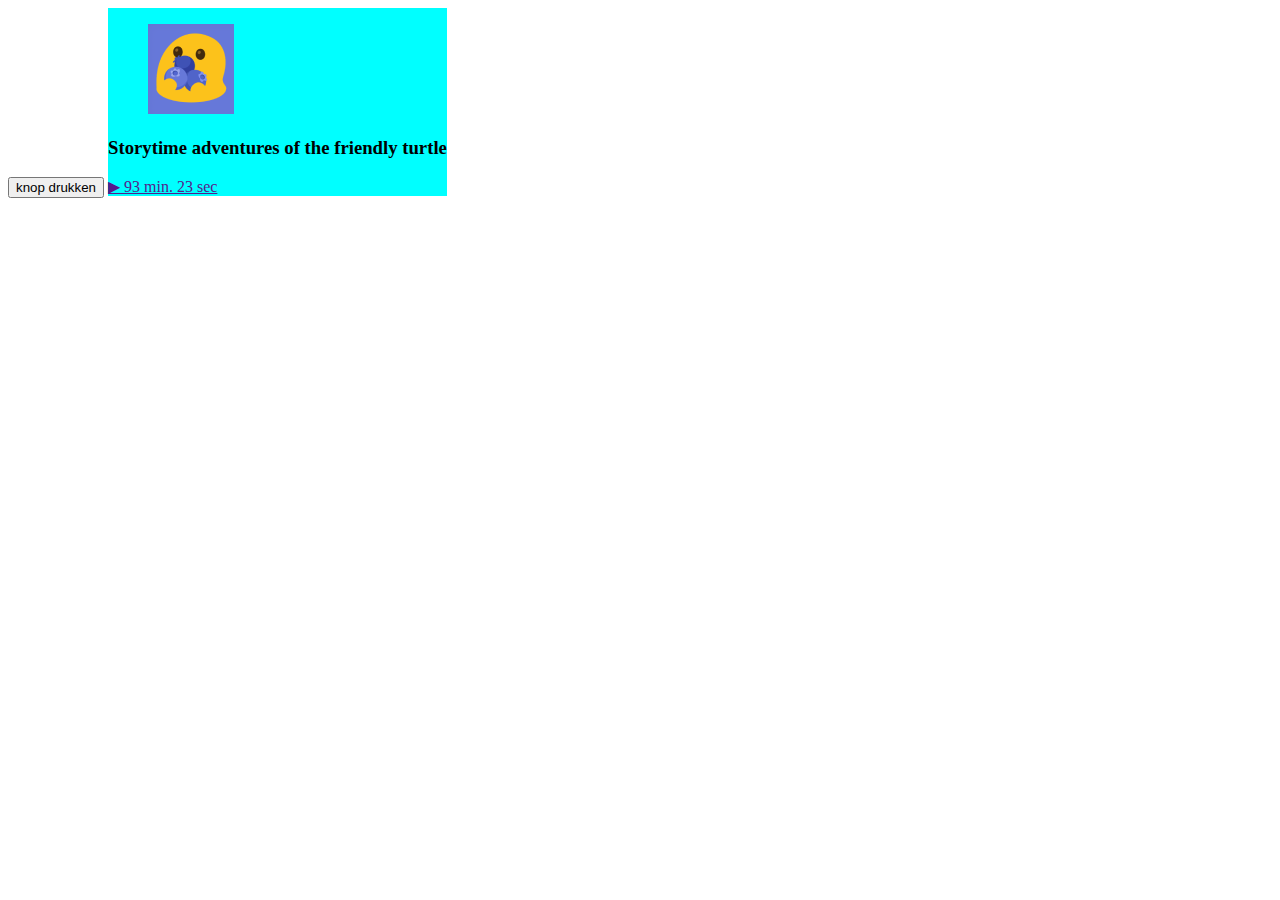
<file: test.html>
<!DOCTYPE html>
<html lang="en">
<head>
    <meta charset="UTF-8">
    <meta name="viewport" content="width=device-width, initial-scale=1.0">
    <title>Document</title>
</head>
<body>
    <button id="knop">
        knop drukken
    </button>
    
    <section class="playlist-card-section">
        <figure class="card-image-figure">
            <img class="playlist-image-cover" src="../assets/coverart-4.png" alt="Cover Image">
        </figure>
        <h3 class="title-playlist-card-section">Storytime adventures of the friendly turtle</h3>
        <a href="" class="playlist-play-button" aria-label="Play audio the Pig and cow enjoy their day">
            <span class="play-icon" aria-hidden="true">▶</span>
            <span class="play-time" aria-hidden="true">93 min. 23 sec</span>
        </a>
    </section>

    <style>
        .playlist-card-section {
            background-color: aqua;
            display: inline-block;
        }
    </style>

<section id="sectionsContainer">

</section>

        


</body>

<script>

document.getElementById('knop').addEventListener('click', function() {
console.log("hallod")






    newSection.innerHTML = `
    <section class="playlist-card-section">
        <figure class="card-image-figure">
            <img class="playlist-image-cover" src="../assets/coverart-4.png" alt="Cover Image">
        </figure>
        <h3 class="title-playlist-card-section">Storytime adventures of the friendly turtle</h3>
        <a href="" class="playlist-play-button" aria-label="Play audio the Pig and cow enjoy their day">
            <span class="play-icon" aria-hidden="true">▶</span>
            <span class="play-time" aria-hidden="true">93 min. 23 sec</span>
        </a>
    </section>
`;

    // document.getElementById('sectionsContainer').appendChild(newSection);
  });
</script>
</html>
</file>
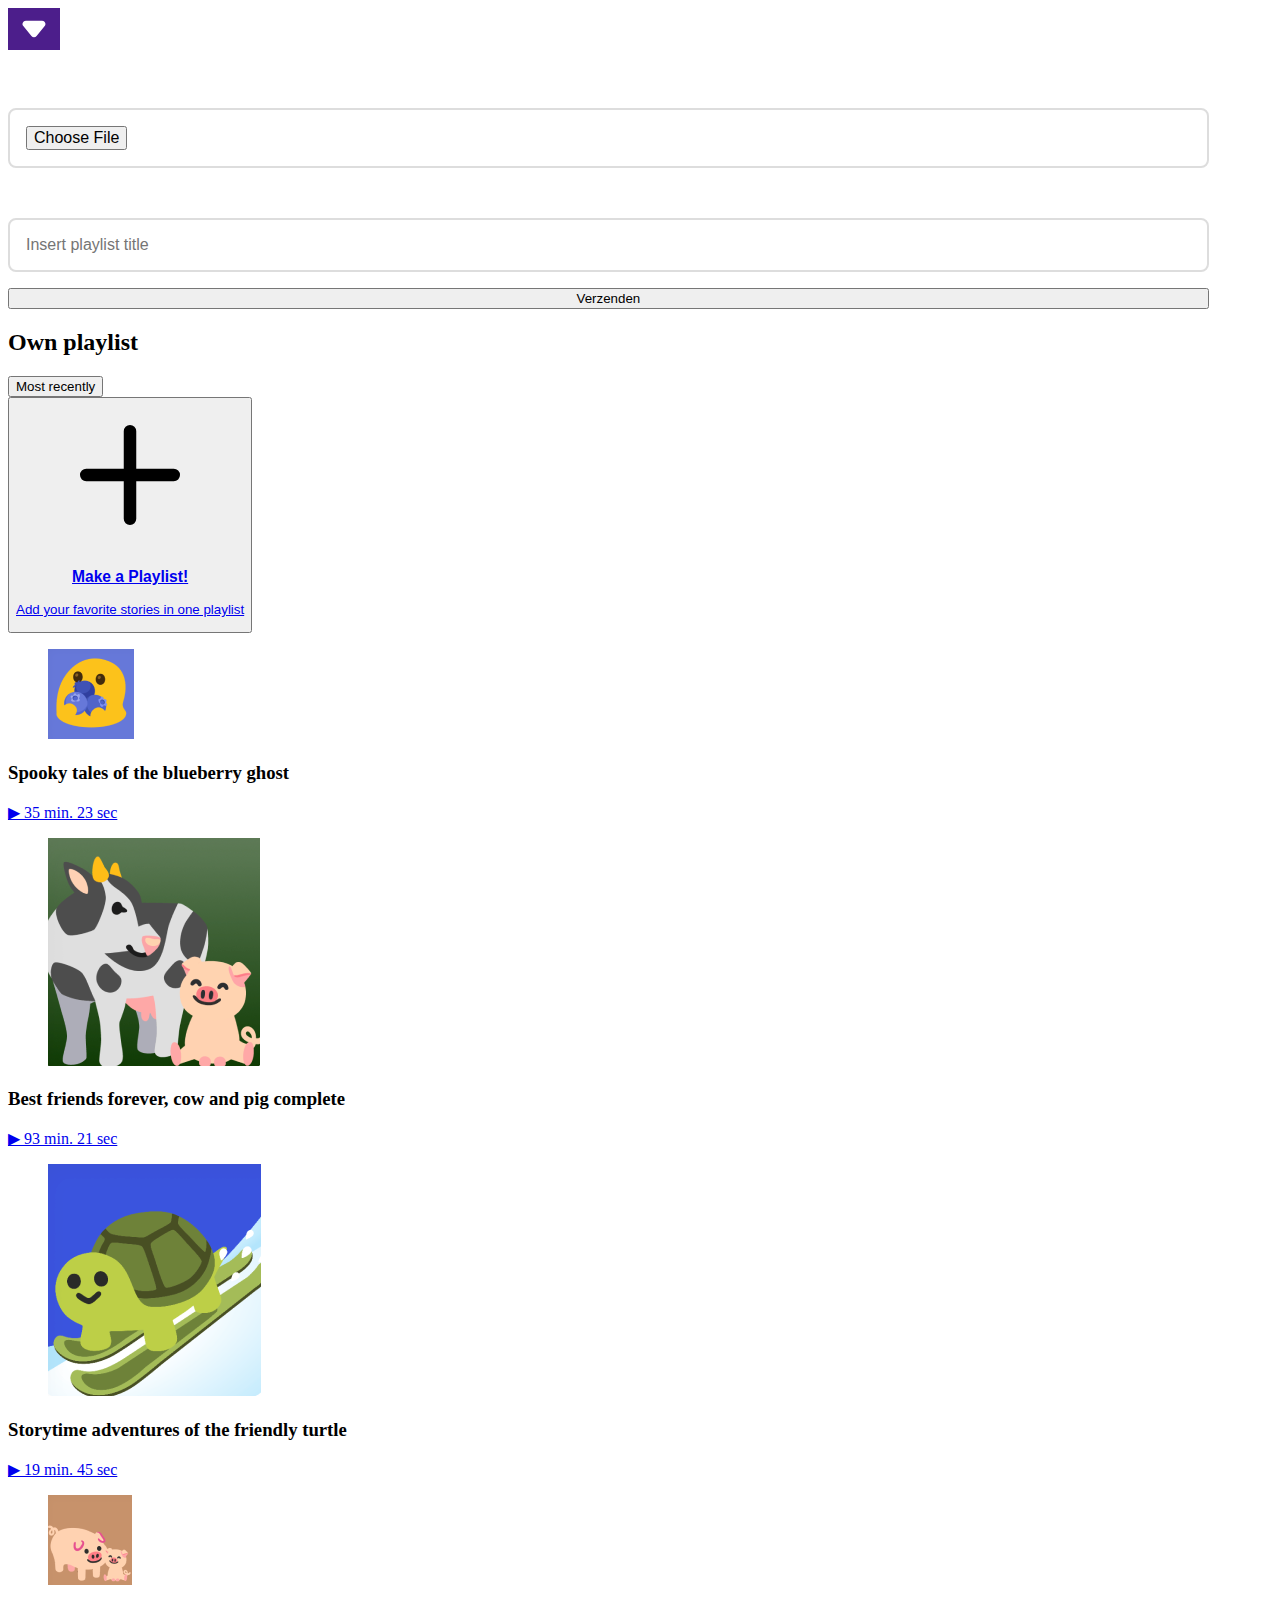
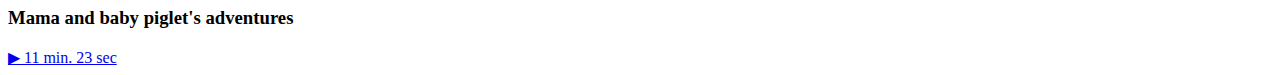
<file: tomaat.html>
<!DOCTYPE html>
<html lang="en">
<head>
    <meta charset="UTF-8">
    <meta name="viewport" content="width=device-width, initial-scale=1.0">
    <link rel="stylesheet" href="https://kitkatisvibing.github.io/look-and-feel-styleguide/tumimundo.css">
    <link rel="stylesheet" href="./tomaat.css">
    <!-- <link rel="stylesheet" href="./css/lessons.css"> -->


    <title></title>
</head>

<body>



    <section id="form-popup">
        <button id="close-dropdown-button" class="dropdown-button">
            <svg class="w-6 h-6 text-gray-800 dark:text-white" aria-hidden="true" xmlns="http://www.w3.org/2000/svg" width="40" height="40" fill="currentColor" viewBox="0 0 24 24">
                <path fill-rule="evenodd" d="M18.425 10.271C19.499 8.967 18.57 7 16.88 7H7.12c-1.69 0-2.618 1.967-1.544 3.271l4.881 5.927a2 2 0 0 0 3.088 0l4.88-5.927Z" clip-rule="evenodd"/>
            </svg>
        </button>
    
        <div class="position-class">
            <form>
                <label for="image-upload">Add playlist cover</label>
                <input type="file" id="image-upload" accept="image/*">
            
                <label for="text-input">Add playlist title</label>
                <input type="text" id="text-input" placeholder="Insert playlist title" />
            
                <button type="button">Verzenden</button>
            </form>
        </div>
    </section>
    
   


    <h2 class="title-playlist-article">Own playlist</h2>
        <button type="button" id="scroll-button">Most recently</button>
        <article class="playlist-section">
            <h2 hidden>Playlist cards</h2>




            <button popovertarget="test" class="make-playlist-button-card">
                <svg class="w-6 h-6 text-gray-800 dark:text-white" aria-hidden="true" xmlns="http://www.w3.org/2000/svg"
                    width="150" height="150" fill="none" viewBox="0 0 24 24">
                    <path stroke="currentColor" stroke-linecap="round" stroke-linejoin="round" stroke-width="2"
                        d="M5 12h14m-7 7V5">
                    </path>
                </svg>
                <a href="#" role="button" id="addSectionButton" aria-label="Make a new playlist">
                    <h3 class="make-playlist-card-header">Make a Playlist!</h3>
                    <p class="make-playlist-card-paragraph">Add your favorite stories in one playlist</p>
                </a>
            </button>

            <section id="sectionsContainer"></section>


















            <section class="playlist-card-section">
                <figure class="card-image-figure">
                    <img class="playlist-image-cover" src="./assets/coverart-4.png"
                        alt="Cover art of a ghost eating blueberries in a spooky setting">
                </figure>
                <h3 class="title-playlist-card-section">Spooky tales of the blueberry ghost</h3>
                <a href="#" class="playlist-play-button" role="button"
                    aria-label="Start the playlist Spooky tales of the blueberry ghost">
                    <span class="play-icon">▶</span>
                    <span class="play-time">35 min. 23 sec</span>
                </a>
            </section>


            <section class="playlist-card-section">
                <figure class="card-image-figure">
                    <img class="playlist-image-cover" src="./assets/coverart-1.png"
                        alt="Cover art of a cow and a pig, best friends forever">
                </figure>
                <h3 class="title-playlist-card-section">Best friends forever, cow and pig complete</h3>
                <a href="#" class="playlist-play-button" role="button"
                    aria-label="Start the playlist Best friends forever, cow and pig complete">
                    <span class="play-icon">▶</span>
                    <span class="play-time">93 min. 21 sec</span>
                </a>
            </section>


            <section class="playlist-card-section">
                <figure class="card-image-figure">
                    <img class="playlist-image-cover" src="./assets/coverart-2.png"
                        alt="Cover art of a turtle skiing in the snow">
                </figure>
                <h3 class="title-playlist-card-section">Storytime adventures of the friendly turtle</h3>
                <a href="#" class="playlist-play-button" role="button"
                    aria-label="Start the playlist Storytime adventures of the friendly turtle">
                    <span class="play-icon">▶</span>
                    <span class="play-time">19 min. 45 sec</span>
                </a>
            </section>


            <section class="playlist-card-section">
                <figure class="card-image-figure">
                    <img class="playlist-image-cover" src="./assets/coverart-3.png"
                        alt="Cover art of a mother and baby pig on an adventure">
                </figure>
                <h3 class="title-playlist-card-section">Mama and baby piglet's adventures</h3>
                <a href="#" class="playlist-play-button" role="button"
                    aria-label="Start the playlist Mama and baby piglet's adventures">
                    <span class="play-icon">▶</span>
                    <span class="play-time">11 min. 23 sec</span>
                </a>
            </section>


           

          

        </article>


</body>
</html>
</file>
<file: css/lessons.css>
body {
  margin: 0;
  padding: 0;
  background-color: var(--lessons-background);
}

noscript {
  color: white;
}

header {
  display: grid;
  grid-template-columns: 1fr 1fr 1fr;
  grid-template-rows: 5em 5em 5em;
  justify-content: center;
  align-items: center;
}

/* scroll button voor all playlist om naar rechts en links te scrollen */
.playlist-section {
  scroll-behavior: smooth;
}

.page-title {
  grid-column: 2 / 3;
  grid-row: 1;
  margin-top: 2.5em;
  margin-bottom: 3em;
  text-align: center;
  color: var(--lessons-title-color);
  font-weight: 500;
  font-size: 0.5em;
  font-weight: bolder;
  letter-spacing: 10px;
  text-align: center;
  justify-content: center;
}

.header-buttons {
  display: flex;
  overflow-x: auto;
  width: 100%;
  grid-column: 1 / 4;
  grid-row: 3;
  justify-content: flex-start;
  gap: 1em;
  text-align: center;
}

.header-buttons::-webkit-scrollbar {
  display: none;
}

.header-button {
  font-size: 18px;
  padding: 12px 24px;
  color: #fff;
  border: none;
  border-radius: 8px;
  cursor: pointer;
}

.header-button:hover {
  background-color: var(--background-gradient-all-buttons);
}

@media (max-width: 700px) {
  header {
    grid-template-columns: 1fr;
    grid-template-rows: auto auto;
    gap: 1em;
    margin: 0 1em;
  }

  .page-title {
    grid-column: 1 / 2;
    font-size: 5em;
    letter-spacing: 5px;
    padding: 0;
    margin: 0;
  }

  .header-buttons {
    grid-column: 1 / 2;
    grid-row: 2;
    justify-content: flex-start;
  }

  .header-button {
    min-width: 200px;
  }

  .header-buttons {
    overflow-x: auto;
    white-space: nowrap;
    padding: 10px 0;
  }

  .header-buttons button {
    flex-shrink: 0;
  }
}

@media (min-width: 576px) {
  .page-title {
    font-size: 80px;
    letter-spacing: 15px;
  }
}

.add-date-playlist {
  display: flex;
  flex-direction: row-reverse;
  font-size: x-small;
}

.header-button {
  /* <flex-grow> <flex-shrink> <flex-basis> */
  flex: 0 0 auto;
  width: 30%;
  height: 40px;
  margin-right: 1em;
  border-radius: 10px;
  background-color: #139943;
  border: none;
  color: var(--button-text-color);
  font-size: medium;
  letter-spacing: 5px;
  text-align-last: justify;

  &:hover {
    border: 1px solid #fff;
  }

  &:nth-child(1) {
    margin-left: 3em;
  }
}

/* De titel OWN playlist */
.title-playlist-article {
  margin-top: 2em;
  color: var(--lessons-title-color);
  font-weight: 100;
  font-weight: bolder;
  text-align: left;
  margin-left: 0.5em;
}

.sub-text-title {
  margin-bottom: 1em;
  color: var(--lessons-title-color);
  font-weight: lighter;
  font-size: smaller;
  text-align: left;
  margin-left: 0.9em;
  margin-top: -1em;
}

/* De playlist cards */
.playlist-section {
  display: flex;
  gap: 1em;
  flex-wrap: nowrap;
  overflow-x: auto;
  padding-bottom: 1em;
  margin: 1.5em;
  padding-right: 1em;
  padding-top: 1em;

  

  @media (min-width: 575px) {
    padding-top: 0.1em;
  }

  &::-webkit-scrollbar {
    display: none;
  }
}

figure {
  margin: 0;
  padding: 0;
}

.playlist-image-cover {
  height: 10em;
  width: 100%;
  object-fit: contain;
  border-radius: 5px;
}

.playlist-card-section {
  flex: 0 0 auto;
  width: 12em;
  height: auto;
  min-height: 20em;
  padding: 1em;
  border: 1px solid rgb(255, 255, 255);
  border-radius: 8px;
  text-align: center;
  background-color: #fff;
  display: flex;
  flex-direction: column;
  justify-content: space-between;
  transition: transform 0.3s ease-in-out;

  
}

.playlist-card-section:hover {
  transform: scale(1.01);
  transition: 0.3s ease-in-out;
}

.title-playlist-card-section {
  text-align: left;
  font-size: small;
  min-height: 2em;
  display: -webkit-box;
  -webkit-line-clamp: 2;
  -webkit-box-orient: vertical;
  overflow: hidden;
}

.playlist-play-button {
  display: flex;
  align-items: center;
  gap: 0.5em;
  text-decoration: none;

  &:hover {
    border: none;
  }
}

.play-icon {
  background-color: var(--background-color-button);
  border-radius: 50%;
  height: 30px;
  width: 30px;
  display: flex;
  align-items: center;
  justify-content: center;
  text-align: center;
  color: #fff;

  &:hover {
    background-color: #3a54de;
  }
}

.play-time {
  font-size: xx-small;

  @media (min-width: 800px) {
    font-size: x-small;
  }

  &:hover {
    border-bottom: var(--border-bottom-anker);
  }
}

.playlist-card-section img {
  width: 100%;
  /* min-height: 100%; */
  height: auto;
  border-radius: 5px;
}

/* De card voor maken van een nieuwe playlist dits de button */
.make-playlist-button-card {
  flex: 0 0 auto;
  width: 17em;
  padding: 1em;
  border-radius: 8px;
  text-align: center;
  cursor: pointer;
  color: #ffffff;
  border: none;

  &:hover {
    border: 1px solid #fff;
  }
}

.make-playlist-card-header {
  margin-top: -1em;
  color: #ffffff;
  font-size: small;
}

.make-playlist-card-paragraph {
  color: #ffffff;
  font-size: smaller;
}

.make-playlist-button-card:not(
    svg,
    .make-playlist-card-header,
    .title-make-playlist-card,
    .make-playlist-card-paragraph
  ) {
  background-color: var(--background-color-button);
}

@media (max-width: 575px) {
  .playlist-section {
    gap: 10px;
    margin: 0 10px;
  }

  .playlist-card-section {
    width: 200px;
  }

  .playlist-section {
    overflow-x: auto;
  }
}

/* de all stories cards */
.all-stories-parent-container {
  display: grid;
  grid-template-columns: repeat(3, 1fr);
  gap: 10px;
  margin: 1em;

  @media (max-width: 1200px) {
    grid-template-columns: repeat(2, 1fr);
  }

  @media (max-width: 800px) {
    grid-template-columns: repeat(1, 1fr);
  }
}

.card-content {
  display: flex;
  flex-direction: row;
  border: 2px solid black;
  background-color: #ffffff;
  border-radius: 8px;
  transition: transform 0.3s ease-in-out;

  &:hover {
    transform: scale(1.01);
    transition: 0.3s ease-in-out;
  }
}

.card-left {
  flex: 0 0 100px;
  margin: 0.5em;
}

.card-image {
  width: 100%;
  height: auto;
  border-radius: 8px;
}

.card-details {
  display: flex;
  flex-direction: column;
  justify-content: flex-start;
  flex: 1;
  gap: 0.5em;
}

.card-title-3 {
  font-size: 0.6em;
  margin-bottom: 0;

  @media (min-width: 800px) {
    font-size: 0.7em;
  }
}

.card-description {
  font-size: 0.55em;
  margin: 0;

  @media (min-width: 800px) {
    font-size: 0.65em;
  }
}

.play-icon-all-stories {
  background-color: var(--background-color-button);
  border-radius: 50%;
  height: 15px;
  width: 15px;
  display: flex;
  align-items: center;
  justify-content: center;
  color: #fff;
  font-size: 0.5em;

  &:hover {
    background-color: #3a54de;
  }
}

.play-button {
  display: flex;
  align-items: center;
  gap: 5px;
}

.play,
.time-stamp {
  text-decoration: none;

  &:hover {
    border: none;
  }
}

.card-actions button {
  background-color: #fff;
  border: none;
  transform: scale(0.8);
  color: gray;
  margin-left: -1em;

  @media (min-width: 800px) {
    transform: scale(0.9);
    margin-left: 0em;
  }

  &:hover {
    color: black;
    scale: 1.09;
  }

  &.color-code-1 {
    color: #ff0000;
  }

  &.color-code-2 {
    color: #052fff;
  }

  &.color-code-3 {
    color: #05a002;
  }

  &.color-code-4 {
    color: rgb(255, 166, 1);
  }
}

.card-footer {
  display: flex;
  flex-direction: column-reverse;
}

.card-actions {
  display: flex;
  flex-direction: row;
}

/* popover dingentjes */

.popover-item-1::marker {
  color: #ff0000;
  font-size: 1.5em;
}

.popover-item-2::marker {
  color: #052fff;
  font-size: 1.5em;
}

.popover-item-3::marker {
  color: #05a002;
  font-size: 1.5em;
}

.popover-item-4::marker {
  color: rgb(255, 166, 1);
  font-size: 1.5em;
}

[popover] {
  border: 2px solid black;
  padding: 1em;
}








/* buttons onder titles allstories en own playlost */

/* scroll knop */
#scroll-button-left {
  color: var(--button-text-color);
  font-weight: bolder;
  margin-left: 2em;
  margin-right: 0.5em;
  

  /* @media (max-width: 600px) {
    margin-bottom: -1em;
  } */
}

#scroll-button-right {
  color: var(--button-text-color);
  font-weight: bolder;
  margin-right: 0.5em;
  

  /* @media (max-width: 600px) {
    margin-bottom: -1em;
  } */
}

/* filter knoppen */
.filter-button-1 {
  color: var(--button-text-color);
  font-weight: bolder;
  margin-left: 2em;
}

.filter-button-2 {
  color: var(--button-text-color);
  font-weight: bolder;
  margin-left: 0.5em;
}

.filter-button-3 {
  color: var(--button-text-color);
  font-weight: bolder;
  margin-left: 0.5em;
}
</file>
<file: css/form.css>
[popover] {
  width: 90vw;
  height: auto;
  background-color: rgb(76, 30, 139);
  border-radius: 10px;
  border: none;
  overflow: hidden;
  z-index: 9999;
}

.popover-section {
  display: grid;
  grid-template-columns: 1fr;
  grid-template-rows: 2em 1fr;
  top: 20em;

  @media (min-width: 400px) {
    top: 30em;
  }

  @media (min-width: 800px) {
    top: 30em;
  }
}

form {
  display: flex;
  flex-direction: column;
  gap: 1rem;
  margin-top: 1.5rem;
  max-width: 95%;
}

label {
  font-size: 1rem;
  color: #555;
  font-weight: bold;
}

input[type="file"],
input[type="text"] {
  padding: 1rem;
  border-radius: 8px;
  border: 2px solid #ddd;
  font-size: 1rem;
  transition: border-color 0.3s;
  color: rgb(0, 0, 0);
}

input[type="file"] {
  color: white;
}

input[type="file"]:hover,
input[type="text"]:focus {
  border-color: #4caf50;
  outline: none;
}

label {
  color: #fff;
}

.dropdown-button {
  display: flex;
  flex-direction: row-reverse;
  color: white;
  background-color: rgb(76, 30, 139);
  border: none;
  cursor: pointer;

  &:hover {
    color: rgb(130, 120, 120);
  }
}

/* submit button in de form */
#add-card-button {
  background-color: #4caf50;
  color: white;
  font-size: 16px;
  padding: 12px 24px;
  border-radius: 25px;
  border: none;
  cursor: pointer;
  transition: all 0.3s ease;
}

#add-card-button:hover {
  background-color: #45a049;
  transform: translateY(-2px);
  box-shadow: 0 6px 12px rgba(0, 0, 0, 0.2);
}

#add-card-button:active {
  background-color: #388e3c;
  transform: translateY(2px);
}

/* vooropenen en sluiten popup */
.popover-section {
  visibility: hidden;
  transform: translateY(100%);
  transition: opacity 0.5s ease, transform 0.5s ease, visibility 0s 0.5s;
}

/* form open en sluiten */
.open-and-close-form {
  visibility: visible;
  transform: translateY(0);
  transition: opacity 0.5s ease, transform 0.5s ease;
}

/* animatie voor de playlist card */

/* animatie klein naar groot */
@keyframes scale {
  0% {
    transform: scale(0);
    opacity: 0;

  }
  100% {
    transform: scale(1);
    opacity: 1;

  }
}

.playlist-card-section {
  opacity: 0;
  animation: scale 0.7s ease-out forwards;
}

.playlist-card-section.animation-playlist-card {
  opacity: 1;
}
</file>
<file: css/allstories.css>
body {
  background-color: #391a6a;
  font-family: "Lilita One", sans-serif;
  line-height: 1.5;
  margin: 0;
  padding: 0;
}

.return-arrow a {
  position: absolute;
  z-index: 9999;
  margin: 1em;
  text-decoration: none;

  &:hover {
    border: none;
  }
}

.return-arrow a:hover {
  color: white;
}

#wave {
  margin-bottom: 5em;
}

.mid-section {
  display: grid;
  grid-template-columns: repeat(4, 1fr);
  grid-template-rows: 50px 50px 50px;
  justify-content: center;
  align-items: center;
  padding: 3em;
  gap: 5px;

  @media (max-width: 600px) {
    grid-template-columns: repeat(2, 1fr);
    grid-template-rows: 50px 50px 50px 50px;
    justify-content: center;
    align-items: center;
    padding-bottom: 10px;
  }
}

.mid-section-title {
  grid-column: 2 / 4;
  grid-row: 1;
  padding-bottom: 2em;
  color: #ffffff;
}
.mid-section h2 {
  font-size: 2em;
  font-weight: bolder;
  letter-spacing: 18px;

  @media (max-width: 737px) {
    font-size: 80px;
  }

  @media (max-width: 600px) {
    font-size: 50px;
  }

  @media (max-width: 500px) {
    font-size: 40px;
  }

  @media (max-width: 320px) {
    font-size: 40px;
    letter-spacing: 5px;
  }
}

.searchbar {
  grid-column: 2 / 4;
  grid-row: 1;

  @media (max-width: 600px) {
    grid-column: 2 / 3;
    grid-row: 2;
  }
}

.item-1 {
  grid-column: 1 / 2;
  grid-row: 3;
  justify-self: center;
}

.item-2 {
  grid-column: 2 / 3;
  grid-row: 3;
  justify-self: center;

  @media (max-width: 600px) {
    grid-column: 1 / 2;
    grid-row: 4;
  }
}

.item-3 {
  grid-column: 3 / 4;
  grid-row: 3;
  justify-self: center;
}

.item-4 {
  grid-column: 4 / 5;
  grid-row: 3;
  justify-self: center;

  @media (max-width: 600px) {
    grid-column: 3 / 4;
    grid-row: 4;
  }
}

.item-1,
.item-2,
.item-3,
.item-4 {
  display: flex;
  flex-direction: column;
  width: 200px;

  @media (max-width: 815px) {
    width: auto;
  }

  @media (max-width: 600px) {
    width: 175px;
  }

  @media (max-width: 320px) {
    width: 130px;
  }
}

label {
  margin-bottom: 8px;
  font-weight: bold;
}

select {
  padding: 10px;
  border: 2px solid #9264f4;
  border-radius: 7px;
  background-color: #9264f4;
  font-size: 16px;
  cursor: pointer;
  transition: border-color 0.3s;
  text-align: center;
  font-size: larger;
  font-weight: 800;
  color: white;
  letter-spacing: 3px;

  @media (max-width: 600px) {
    font-size: small;
    font-weight: 800;
  }
}

select:hover {
  border-color: #ffffff;
}

select:focus {
  outline: none;
  border-color: #ffffff;
}

.searchbar {
  /* Plaatst het element in de eerste rij van de grid, met een start en eindpositie op rij 1. Ik kon hier ook alleen 1 schrijven */
  /* grid-row: 1; */

  /* Plaatst het element in de eerste kolom van de grid, met een start- en eindpositie op kolom 1. Ik kon hier ook alleen 1 schrijven */
  /* grid-column: 1; */
  width: 100%;
  height: 1em;
  border-radius: 9px;
  border: 2px solid rgb(0, 0, 0);
  padding: 0.5em;
  font-size: 1.2rem;
  background-color: rgb(255, 255, 255);
  transition: all 0.3s ease;
  margin-bottom: -4em;
  letter-spacing: 3px;

  @media (max-width: 600px) {
    grid-template-columns: repeat(2, 1fr);
    grid-template-rows: 50px 50px 50px 50px;
    justify-content: center;
    align-items: center;
    padding-bottom: 10px;
  }

  @media (max-width: 600px) {
    grid-column: 1 /4;
    grid-row: 1;
    width: 90%;
  }
}

.searchbar:hover {
  background-color: #ffffff;
}

/* 
.card {
  display: flex;
  flex-direction: row;
  background-color: #ffffff;
  padding: 15px;
  border-radius: 15px;
  box-shadow: 0 4px 8px rgba(0, 0, 0, 0.1);
  overflow: hidden;
  transition: transform 0.2s ease-in-out;
  margin-bottom: 1em;
  margin-left: 1em;
  margin-right: 1em;
  margin-top: 1em;
}

.card-left {
  margin-right: 15px;
}

.card-image {
  width: 100px;
  height: 100px;
  object-fit: cover;
}

.card-content {
  flex-grow: 1;
}



.flag-icon {
  scale: 0.8;
} 

.card-description {
  margin-top: 10px;
  font-size: 0.9em;
  color: #666;

  @media (max-width: 700px) {
      display: none;
    }
}

.card-footer {
  display: flex;
  justify-content: space-between;
  align-items: center;
  margin-top: 15px;
}

.play-button {
  background-color: #9264f4;
  color: white;
  border: none;
  border-radius: 50px;
  padding: 10px;
  font-size: 0.9em;
  display: flex;
  align-items: center;
  cursor: pointer;
  transition: background-color 0.3s ease;
}

.play-icon {
  margin-right: 5px;
}

.card-actions {
  display: flex;
  align-items: center;
}

.card-actions button {
  background: none;
  border: none;
  font-size: 1.5em;
  cursor: pointer;
  margin-left: 10px;
  color: #666;
}

.card-actions button:hover {
  color: black;
  scale: 1.09;

}

.card:hover {
  transform: scale(1.01);
}

@media (max-width: 768px) {
  .card {
    flex-direction: row;
    align-items: center;
    text-align: left;
  }

  .card-left {
    margin-right: 15px;
  }

  .card-footer {
    flex-direction: column;
    align-items: flex-start;
  }

  .play-button {
    margin-bottom: 10px;
  }
} */

/* de all stories cards */
.all-stories-parent-container {
  display: grid;
  grid-template-columns: repeat(3, 1fr);
  gap: 10px;
  margin: 1em;

  @media (max-width: 1200px) {
    grid-template-columns: repeat(2, 1fr);
  }

  @media (max-width: 800px) {
    grid-template-columns: repeat(1, 1fr);
  }
}

.card-content {
  display: flex;
  flex-direction: row;
  border: 2px solid black;
  background-color: #ffffff;
  border-radius: 8px;
  transition: transform 0.3s ease-in-out;

  &:hover {
    transform: scale(1.01);
    transition: 0.3s ease-in-out;
  }
}

.card-left {
  flex: 0 0 100px;
  margin: 0.5em;
}

.card-image {
  width: 100%;
  height: auto;
  border-radius: 8px;
}

.card-details {
  display: flex;
  flex-direction: column;
  justify-content: flex-start;
  flex: 1;
  gap: 0.5em;
}

.card-title-3 {
  font-size: 0.6em;
  margin-bottom: 0;

  @media (min-width: 800px) {
    font-size: 0.7em;
  }
}

.card-description {
  font-size: 0.55em;
  margin: 0;

  @media (min-width: 800px) {
    font-size: 0.65em;
  }
}

.play-icon-all-stories {
  background-color: var(--background-color-button);
  border-radius: 50%;
  height: 15px;
  width: 15px;
  display: flex;
  align-items: center;
  justify-content: center;
  color: #fff;
  font-size: 0.5em;


  &:hover {
    background-color: #3a54de;
  }
}

.play-button {
  display: flex;
  align-items: center;
  gap: 5px;
}

.play,
.time-stamp {
  text-decoration: none;

  &:hover {
    border: none;
  }
}

.play-time {
  font-size: xx-small;

  @media (min-width: 800px) {
    font-size: x-small;
  }

  &:hover {
    border-bottom: var(--border-bottom-anker);
  }
}

.card-actions button {
  background-color: #fff;
  border: none;
  transform: scale(0.5);
  color: gray;
  margin-left: -1.45em;

  @media (min-width: 800px) {
    transform: scale(0.6);
    margin-left: -1em;
  }

  &:hover {
    color: black;
    scale: 1.09;
  }

  &.color-code-1 {
    color: #ff0000;
  }

  &.color-code-2 {
    color: #052fff;
  }

  &.color-code-3 {
    color: #05a002;
  }

  &.color-code-4 {
    color: rgb(255, 166, 1);
  }
}

.card-footer {
  display: flex;
  flex-direction: column-reverse;
}

.card-actions {
  display: flex;
  flex-direction: row;
}

/* popover dingentjes */

.popover-item-1::marker {
  color: #ff0000;
  font-size: 1.5em;
}

.popover-item-2::marker {
  color: #052fff;
  font-size: 1.5em;
}

.popover-item-3::marker {
  color: #05a002;
  font-size: 1.5em;
}

.popover-item-4::marker {
  color: rgb(255, 166, 1);
  font-size: 1.5em;
}

[popover] {
  border: 2px solid black;
  padding: 1em;
}
</file>
<file: tomaat.css>
[popover] {
  width: 90vw;
  height: auto;
  background-color: rgb(76, 30, 139);
  border-radius: 10px;
  border: none;
  overflow: hidden;
  z-index: 9999;
}

.popover-section {
  display: grid;
  grid-template-columns: 1fr;
  grid-template-rows: 2em 1fr;
  top: 20em;

  @media (min-width: 400px) {
    top: 30em;
  }

  @media (min-width: 800px) {
    top: 30em;
  }
}

form {
  display: flex;
  flex-direction: column;
  gap: 1rem;
  margin-top: 1.5rem;
  max-width: 95%;
}

label {
  font-size: 1rem;
  color: #555;
  font-weight: bold;
}

input[type="file"],
input[type="text"] {
  padding: 1rem;
  border-radius: 8px;
  border: 2px solid #ddd;
  font-size: 1rem;
  transition: border-color 0.3s;
  color: rgb(0, 0, 0);
}

input[type="file"] {
  color: white;
}

input[type="file"]:hover,
input[type="text"]:focus {
  border-color: #4caf50;
  outline: none;
}

label {
  color: #fff;
}

.dropdown-button {
  display: flex;
  flex-direction: row-reverse;
  color: white;
  background-color: rgb(76, 30, 139);
  border: none;

  &:hover {
    color: rgb(130, 120, 120);
  }
}

/* submit button in de form */
#add-card-button {
  background-color: #4CAF50; 
  color: white;              
  font-size: 16px;           
  padding: 12px 24px;        
  border-radius: 25px;      
  border: none;              
  cursor: pointer;         
  transition: all 0.3s ease; 
}

#add-card-button:hover {
  background-color: #45a049; 
  transform: translateY(-2px); 
  box-shadow: 0 6px 12px rgba(0, 0, 0, 0.2); 
}

#add-card-button:active {
  background-color: #388e3c; 
  transform: translateY(2px); 
}

/* vooropenen en sluiten popup */
.popover-section {
visibility: hidden;
transform: translateY(100%);
transition: opacity 0.5s ease, transform 0.5s ease, visibility 0s 0.5s;
}

/* form open en sluiten */
.open-and-close-form {
  visibility: visible;
  transform: translateY(0);
  transition: opacity 0.5s ease, transform 0.5s ease;
}

/* form togglen */

/* pulse border animatie */
@keyframes pulse-border {
  0% {
    border-color: red;
  }
  50% {
    border-color: transparent;
  }
  100% {
    border-color: red;
  }
}

.pulse-border {
  animation: pulse-border 1s infinite;
}
</file>
